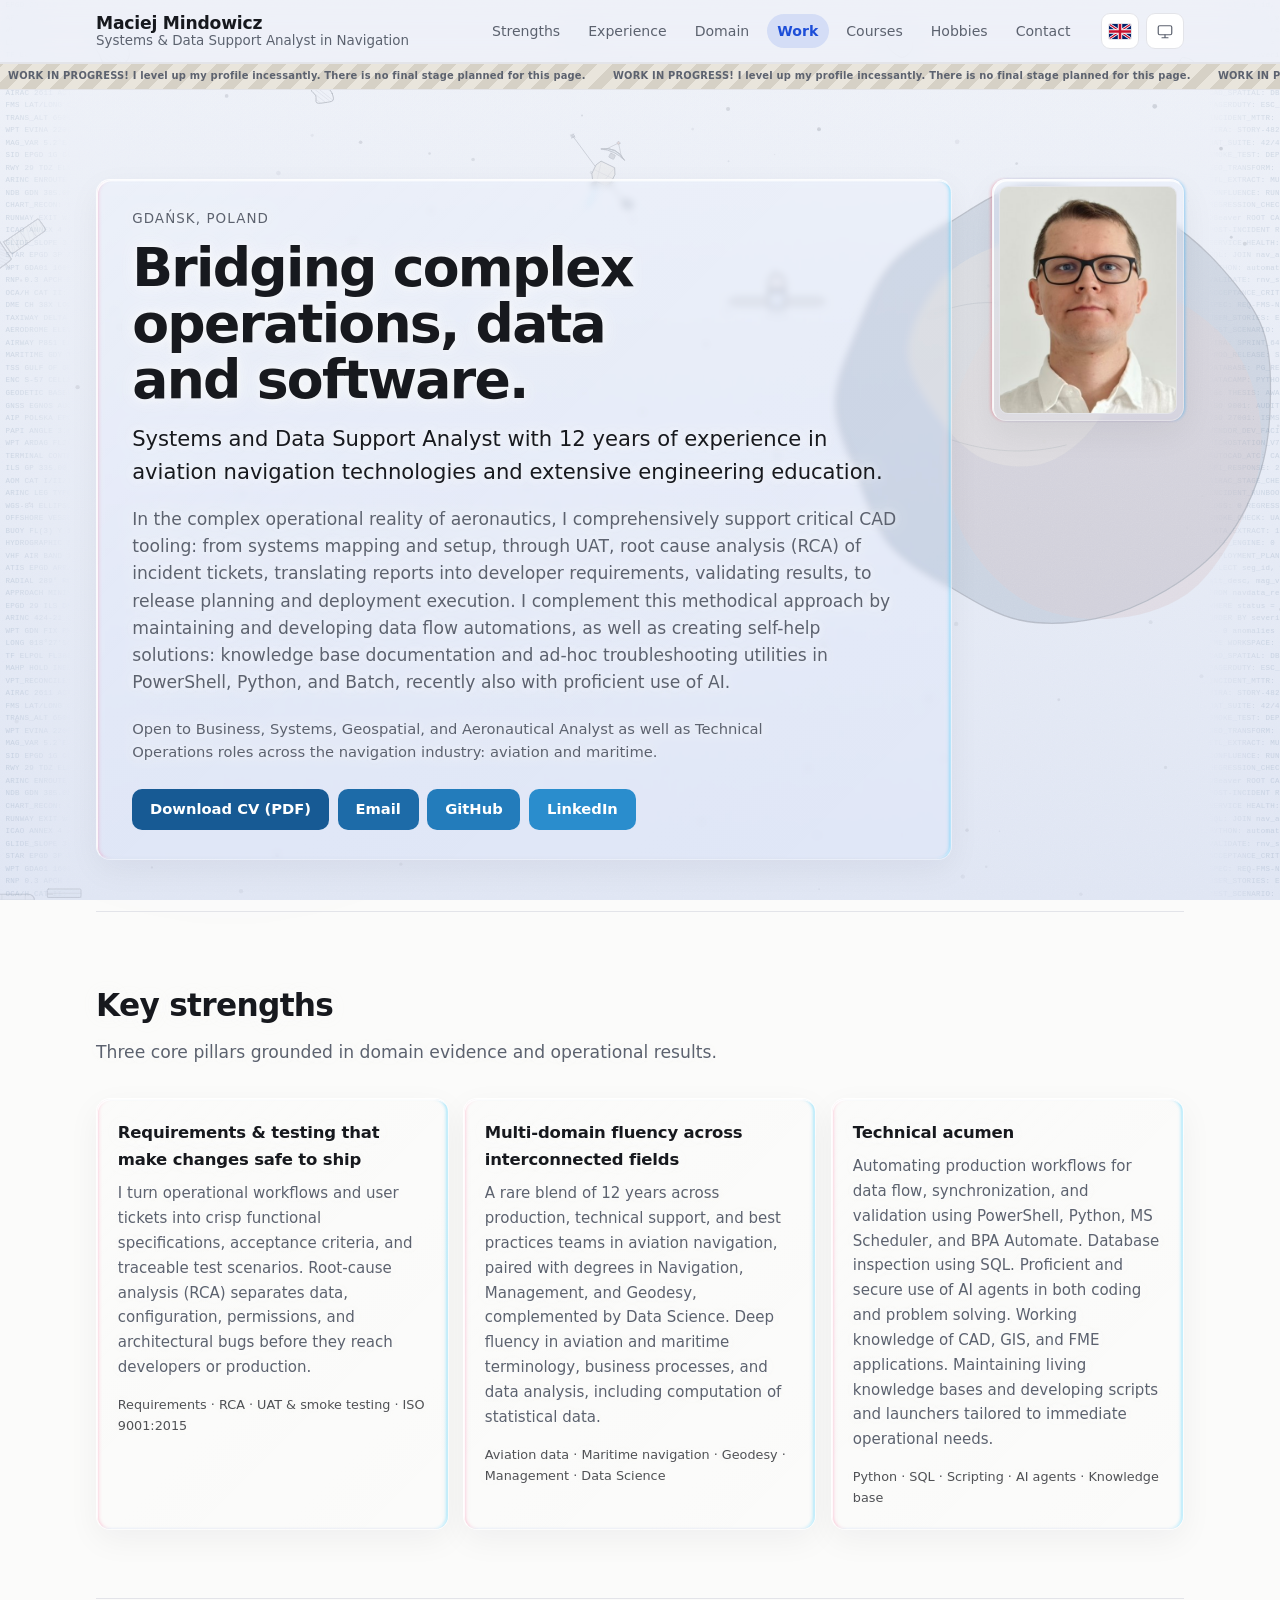
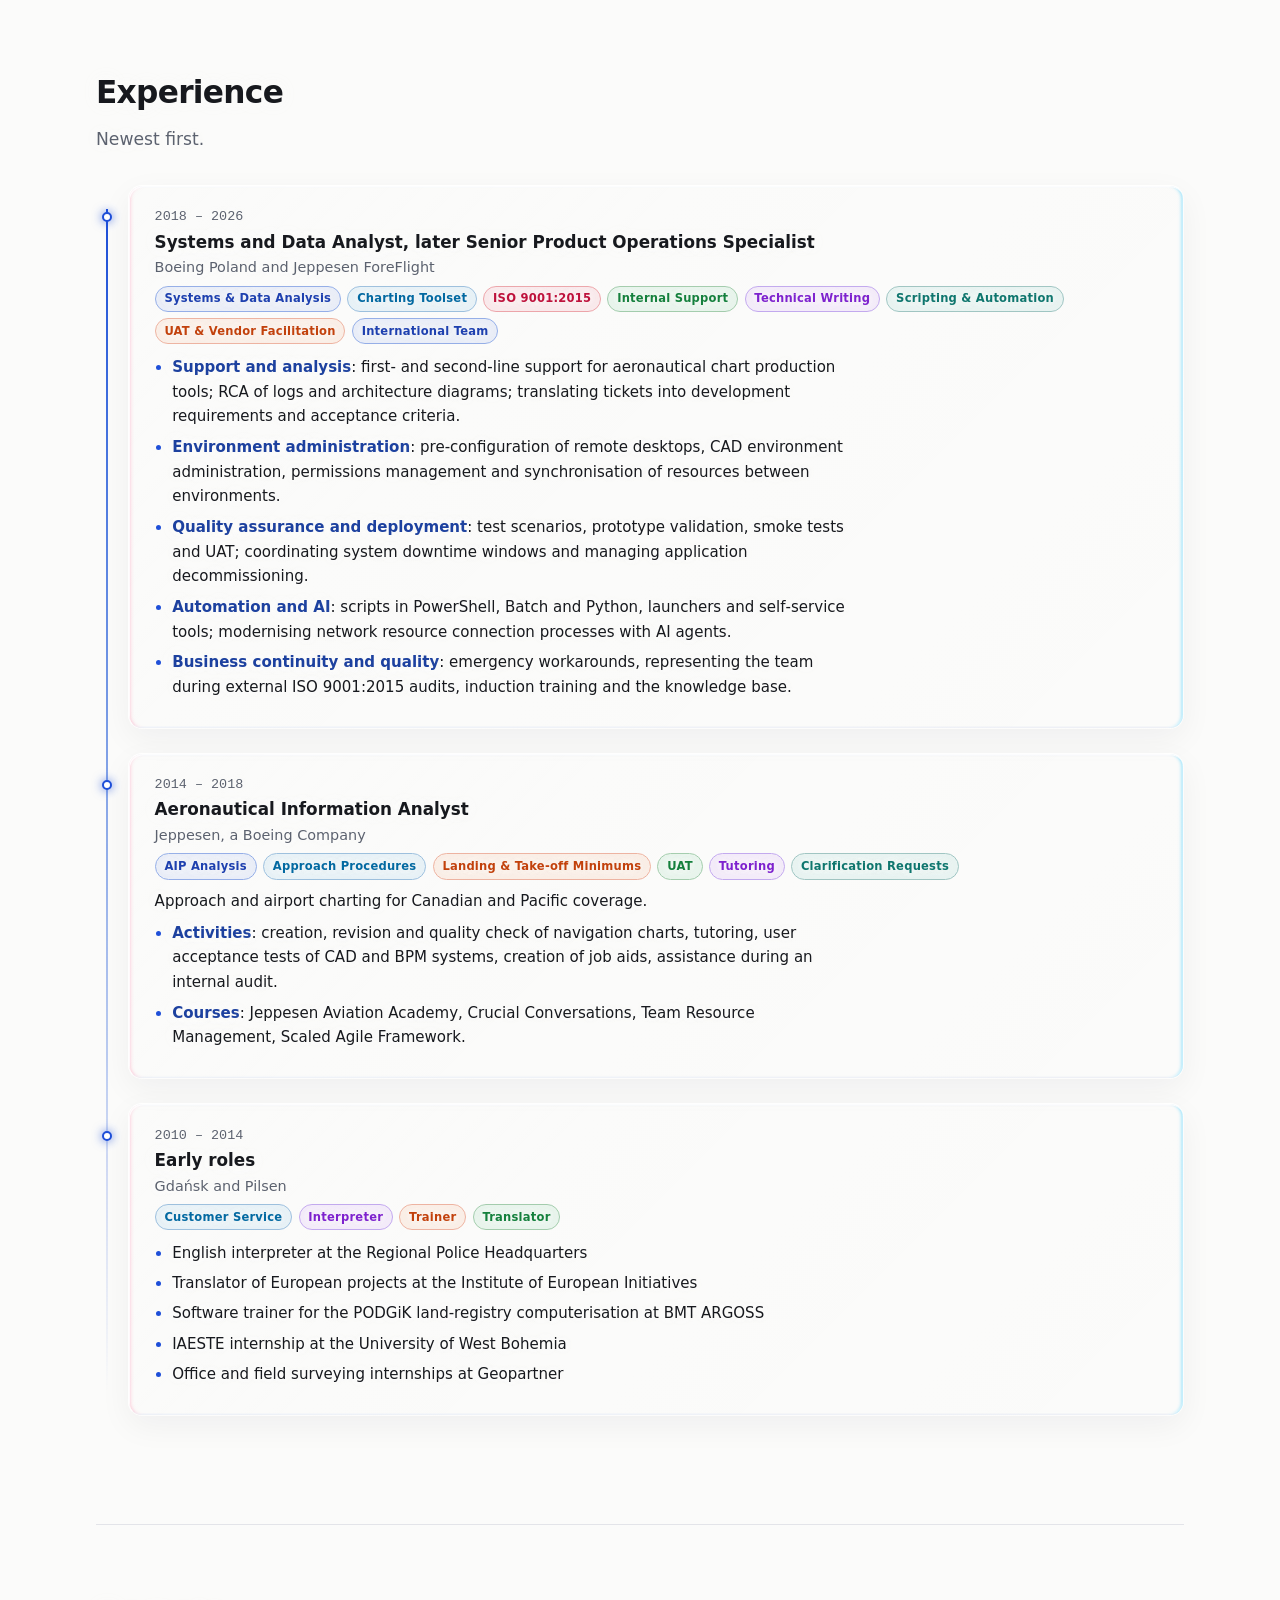
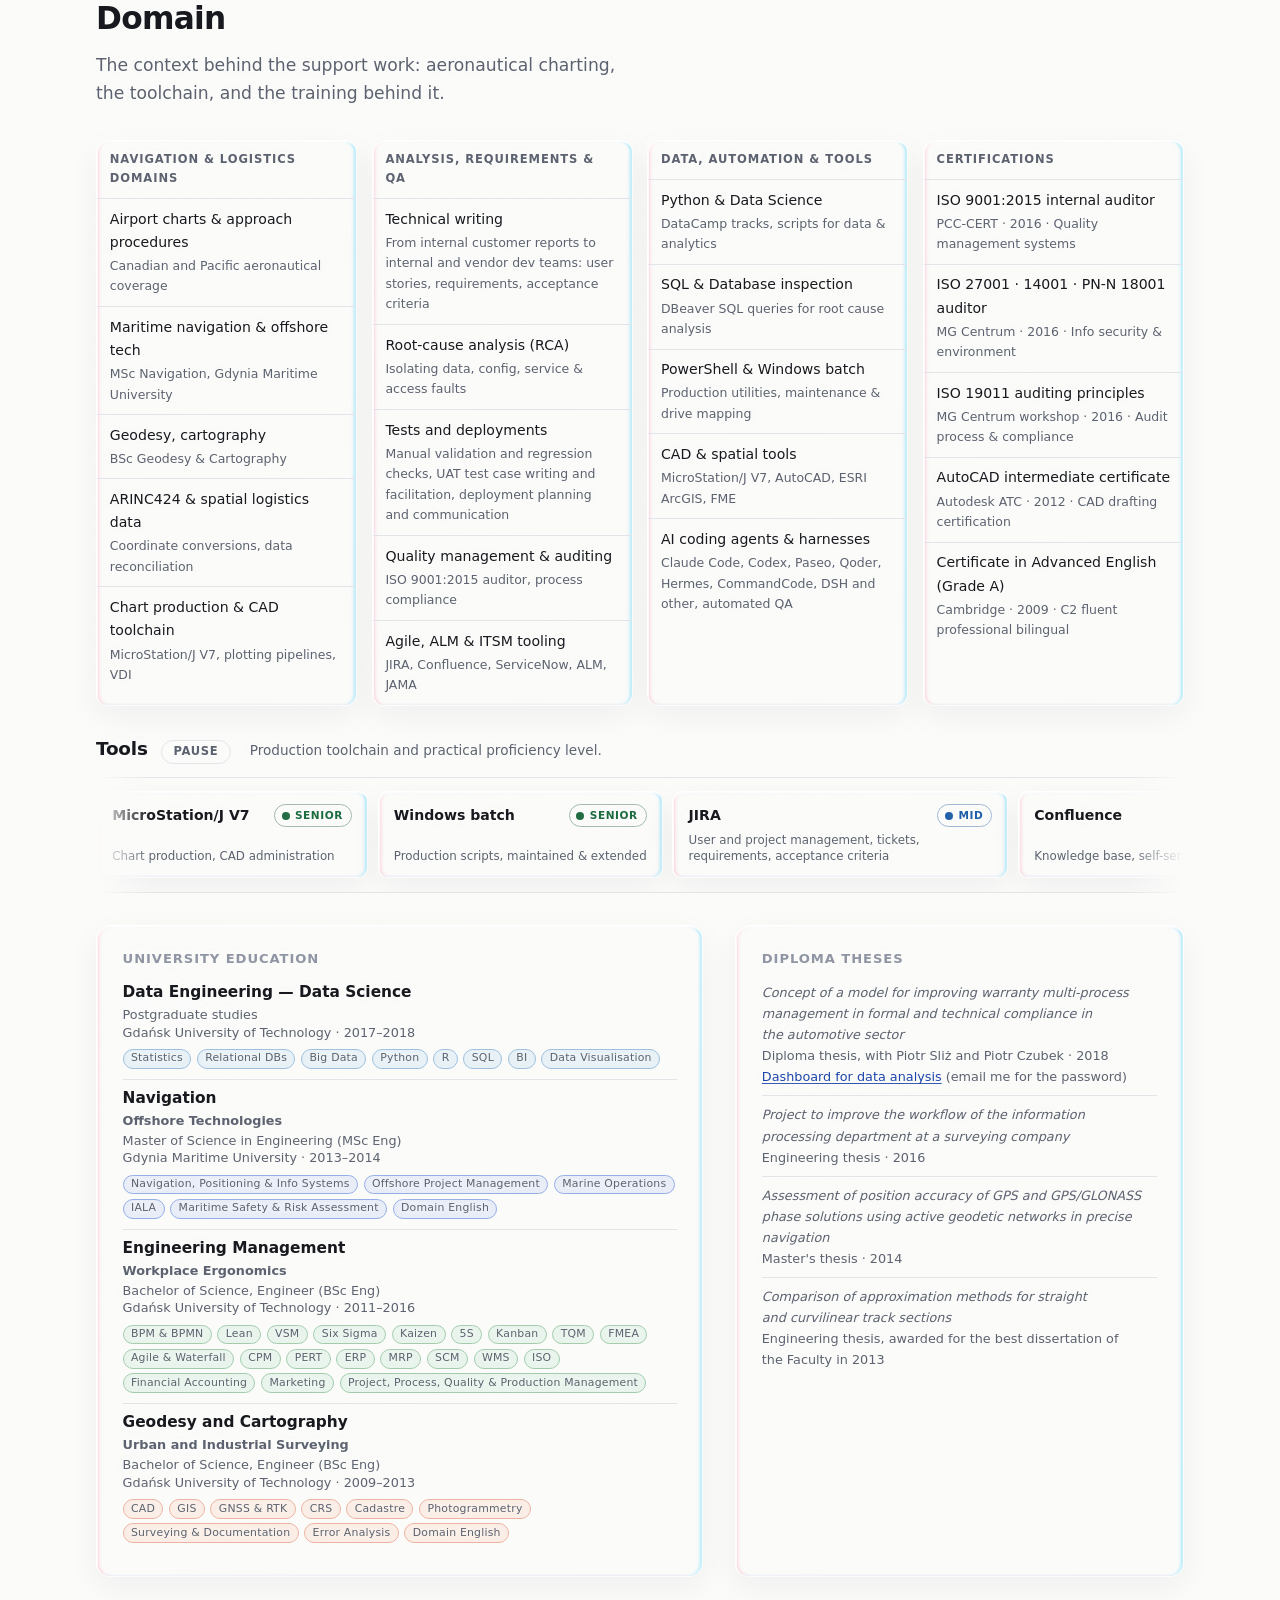
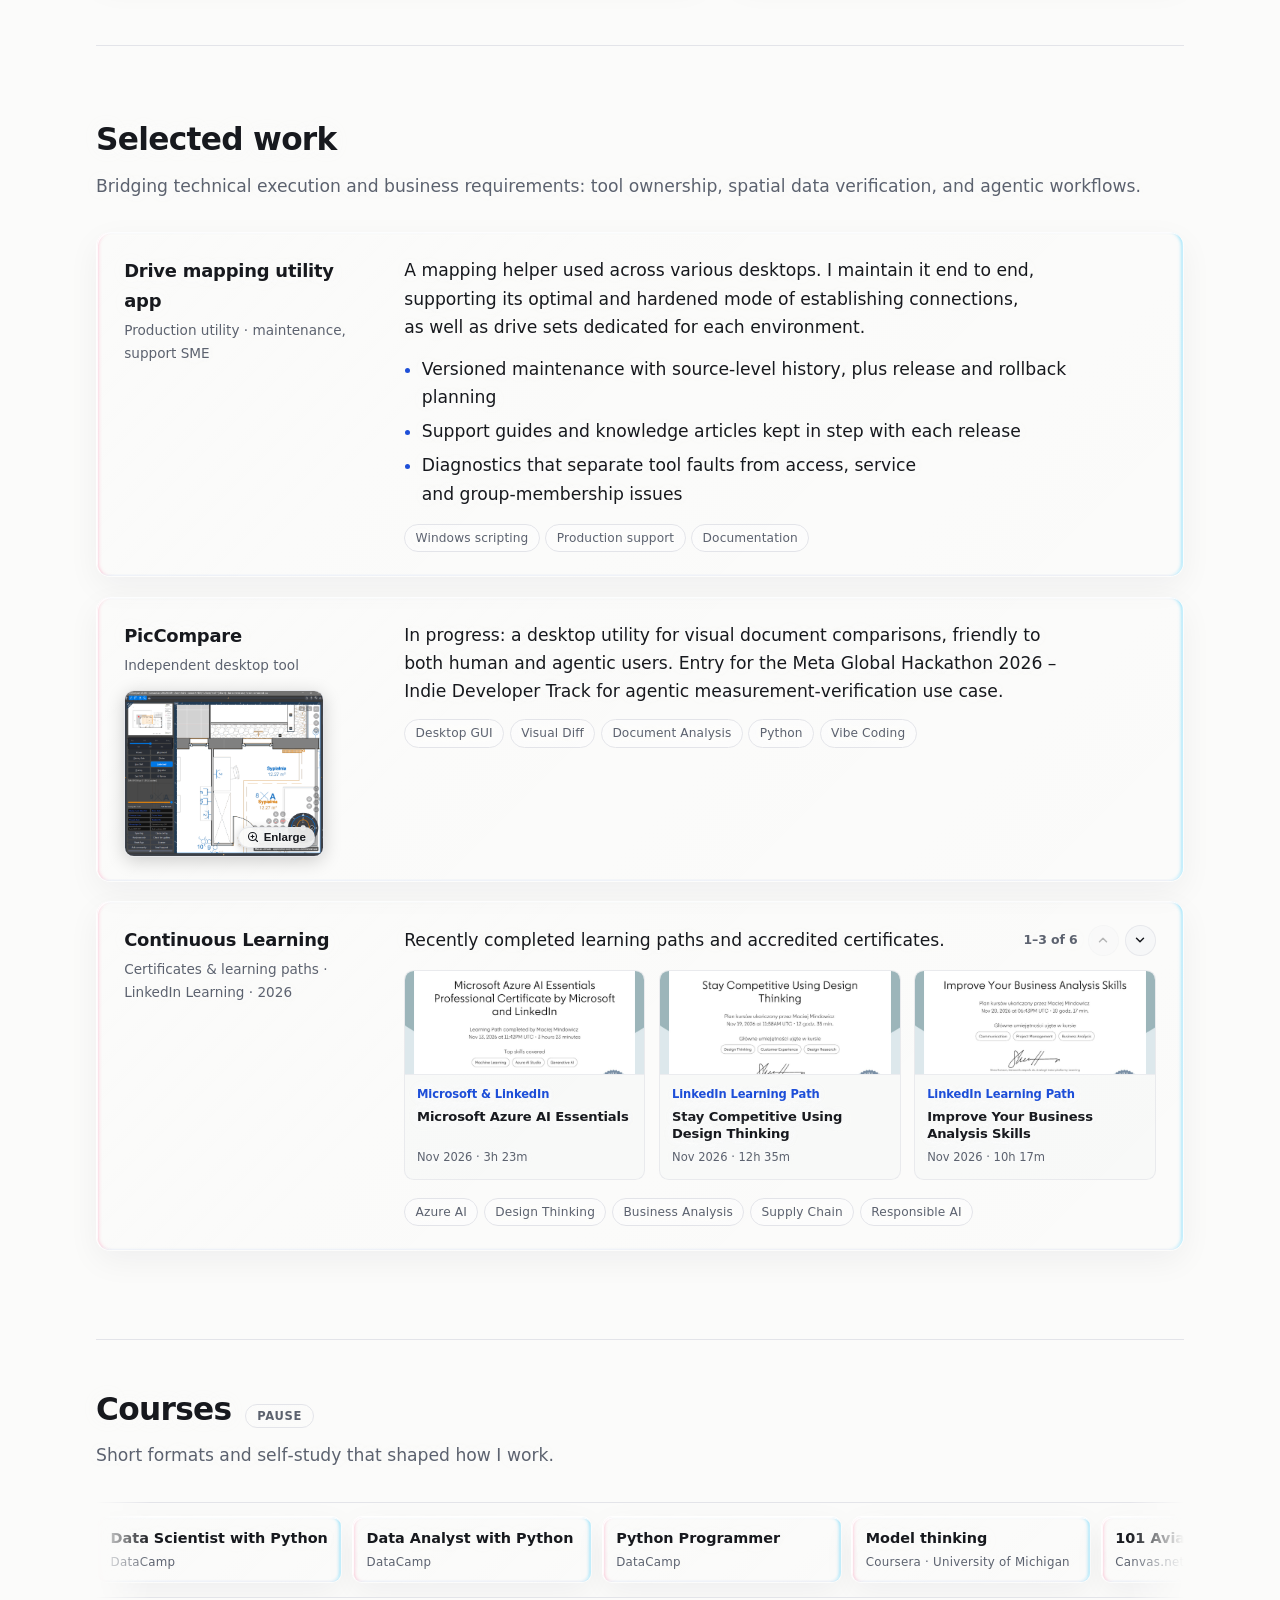
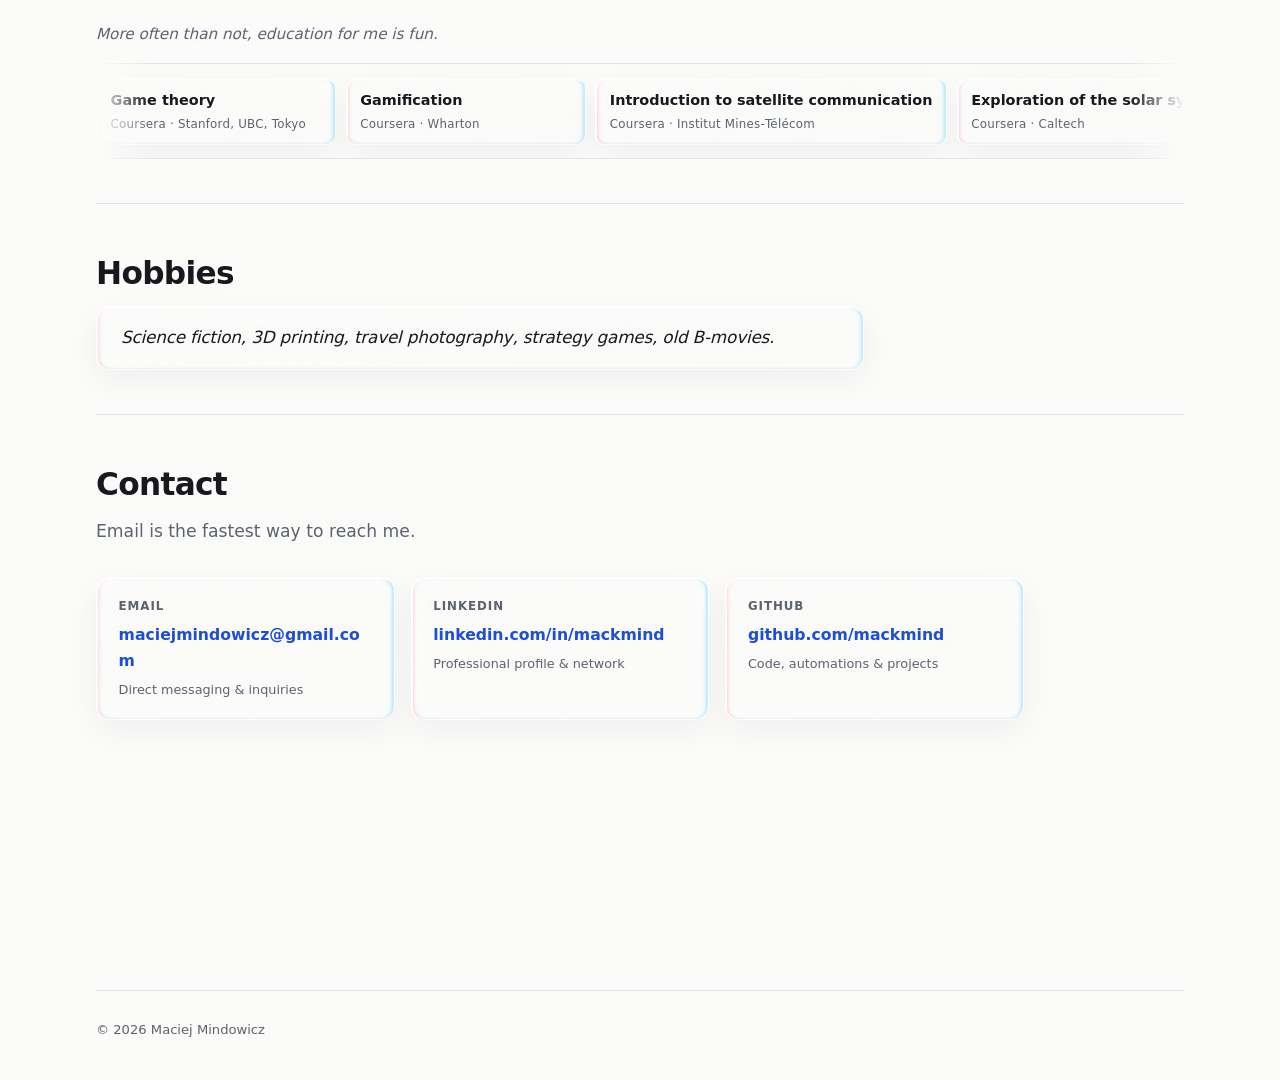
<file: index.html>
<!doctype html>
<html lang="en" data-theme="auto">
<head>
<meta charset="utf-8">
<meta name="viewport" content="width=device-width, initial-scale=1">
<title>Maciej Mindowicz — Systems &amp; Data Support Analyst in Navigation Industry</title>
<meta name="description" content="Systems and Data Support Analyst with 12 years in aviation navigation technology. CAD tooling support, UAT, RCA, requirements, automations in Python, PowerShell, and AI.">
<meta name="author" content="Maciej Mindowicz">
<meta name="color-scheme" content="light dark">
<link rel="canonical" href="https://mackmind.github.io/about/">
<link rel="icon" href="data:image/svg+xml,%3Csvg xmlns='http://www.w3.org/2000/svg' viewBox='0 0 64 64'%3E%3Crect width='64' height='64' rx='14' fill='%2316181d'/%3E%3Ctext x='32' y='42' font-family='system-ui,sans-serif' font-size='26' font-weight='600' fill='%23fff' text-anchor='middle'%3EMM%3C/text%3E%3C/svg%3E">
<meta property="og:type" content="website">
<meta property="og:title" content="Maciej Mindowicz — Systems &amp; Data Support Analyst in Navigation Industry">
<meta property="og:description" content="Systems and Data Support Analyst with 12 years in aviation navigation technology. CAD tooling support, UAT, RCA, requirements, automations in Python, PowerShell, and AI.">
<meta property="og:url" content="https://mackmind.github.io/about/">
<meta name="twitter:card" content="summary">
<link rel="stylesheet" href="assets/styles.css?v=1795648925">
<script>
  try { var t = localStorage.getItem('portfolio.theme'); if (t) document.documentElement.dataset.theme = t; } catch (e) {}
  try { var l = localStorage.getItem('portfolio.lang'); if (l) document.documentElement.lang = l; } catch (e) {}
</script>
<script src="assets/app.js?v=1795648925" defer></script>
<script type="application/ld+json">
{
  "@context": "https://schema.org",
  "@type": "Person",
  "name": "Maciej Mindowicz",
  "url": "https://mackmind.github.io/about/",
  "jobTitle": "Systems & Data Support Analyst in Navigation Industry",
  "homeLocation": { "@type": "Place", "name": "Gdańsk, Poland" },
  "alumniOf": [
    { "@type": "CollegeOrUniversity", "name": "Gdynia Maritime University" },
    { "@type": "CollegeOrUniversity", "name": "Gdańsk University of Technology" }
  ],
  "sameAs": ["https://github.com/mackmind", "https://www.linkedin.com/in/mackmind/"]
}
</script>
</head>
<body>
<div class="bloom" aria-hidden="true"></div>
<div class="bg" aria-hidden="true">
  <img class="bg__layer bg__far" src="assets/panorama-far.svg?v=1795648925" alt="">
  <img class="bg__layer bg__mid" src="assets/panorama-mid.svg?v=1795648925" alt="">
  <img class="bg__layer bg__air" src="assets/panorama-air.svg?v=1795648925" alt="">
  <img class="bg__layer bg__plane" src="assets/panorama-plane.svg?v=1795648925" alt="">
  <img class="bg__layer bg__low" src="assets/panorama-low.svg?v=1795648925" alt="">
  <img class="bg__layer bg__near" src="assets/panorama-near.svg?v=1795648925" alt="">
  <img class="bg__layer bg__ship" src="assets/panorama-ship.svg?v=1795648925" alt="">
  <img class="bg__layer bg__port" src="assets/panorama-port.svg?v=1795648925" alt="">
  <img class="bg__layer bg__lamp" src="assets/panorama-lamp.svg?v=1795648925" alt="">
</div>
<!-- Matrix & Telemetry Margin Layer (Modular & Reversible: easily toggleable or removable) -->
<div class="matrix-telemetry" id="matrix-telemetry" aria-hidden="true">
  <div class="matrix-col matrix-col--left">
    <div class="matrix-stream">
      <span>EPGD 29 ILS DME CAT II</span>
      <span>ARINC 424-21 CF 289° 4.2NM</span>
      <span>WPT GDN FIX RNAV1 LAT 54°22'39"N</span>
      <span>LONG 018°27'58"E ELEV 489FT</span>
      <span>TF ELPOL FL380 SPD 250KT</span>
      <span>MAHP HOLD INBD 289° RT 1MIN</span>
      <span>VPT_RECONCILE: PASS [0.002° RMS]</span>
      <span>AIRAC 2611 ACTIVE CYCLE</span>
      <span>FMS LAT/LONG GEOID EGM96</span>
      <span>TRANS_ALT 6500FT QNH 1013.2</span>
      <span>WPT EVINA 2200FT SPEED REST</span>
      <span>MAG_VAR 5.2°E WGS84 UTM34N</span>
      <span>SID EPGD 1G CLR FL120</span>
      <span>RWY 29 TDZ ELEV 472FT THR</span>
      <span>ARINC ENROUTE AIRWAY L980</span>
      <span>NDB GDN 385.0KHZ BEARING 289°</span>
      <span>CHART_RECON: 0 CONFLICTS</span>
      <span>RUNWAY EXIT W2 RAPID TURNOFF</span>
      <span>ICAO ANNEX 4 / 14 COMPLIANT</span>
      <span>GLIDE_SLOPE 3.00° GP 335.0MHZ</span>
      <span>STAR EPGD 3P ARRIVAL FL090</span>
      <span>WPT GDA01 1600FT TRK 289°</span>
      <span>RNP 0.3 APCH BARO-VNAV OK</span>
      <span>OCA/H CAT II: 100FT RA 108FT</span>
      <span>DME CH 38X LOC FREQ 110.30</span>
      <span>TAXIWAY DELTA TWY CTR 23M</span>
      <span>AERODROME ELEV 489FT AMSL</span>
      <span>AIRWAY P851 ELPOL-KRN 22NM</span>
      <span>MARITIME GDY TUG HARBOR OPS</span>
      <span>TSS GULF OF GDANSK SECTOR 3</span>
      <span>ENC S-57 CELLS BALTIC SEAWAY</span>
      <span>GEODETIC BASELINE EPSG:32634</span>
      <span>GNSS EGNOS AUGMENTATION ACTIVE</span>
      <span>AIP POLSKA EPGD AD 2.1-1</span>
      <span>PAPI ANGLE 3.0° MEHT 54FT</span>
      <span>WPT ARDAG FL240 DCT REKVO</span>
      <span>TERMINAL CONTROL GDANSK APP</span>
      <span>ILS GP 335.00 MHZ CH 40</span>
      <span>AOM CAT I/II/III STANDARD</span>
      <span>ARINC LEG TYPE: IF TF CF FA</span>
      <span>WGS-84 ELLIPSOID GRS80</span>
      <span>OFFSHORE VESSEL DP-2 TELEMETRY</span>
      <span>BUOY FL(3) Y 10S 4M 5M</span>
      <span>HYDROGRAPHIC SOUNDINGS IHO S-44</span>
      <span>VHF AIR BAND 125.105 MHZ</span>
      <span>ATIS EPGD ARR/DEP 129.630</span>
      <span>RADIAL 289° RDL D12.4 GDN</span>
      <span>APPROACH MINIMA RVR 300M</span>
      <span>EPGD 29 ILS DME CAT II</span>
      <span>ARINC 424-21 CF 289° 4.2NM</span>
      <span>WPT GDN FIX RNAV1 LAT 54°22'39"N</span>
      <span>LONG 018°27'58"E ELEV 489FT</span>
      <span>TF ELPOL FL380 SPD 250KT</span>
      <span>MAHP HOLD INBD 289° RT 1MIN</span>
      <span>VPT_RECONCILE: PASS [0.002° RMS]</span>
      <span>AIRAC 2611 ACTIVE CYCLE</span>
      <span>FMS LAT/LONG GEOID EGM96</span>
      <span>TRANS_ALT 6500FT QNH 1013.2</span>
      <span>WPT EVINA 2200FT SPEED REST</span>
      <span>MAG_VAR 5.2°E WGS84 UTM34N</span>
      <span>SID EPGD 1G CLR FL120</span>
      <span>RWY 29 TDZ ELEV 472FT THR</span>
      <span>ARINC ENROUTE AIRWAY L980</span>
      <span>NDB GDN 385.0KHZ BEARING 289°</span>
      <span>CHART_RECON: 0 CONFLICTS</span>
      <span>RUNWAY EXIT W2 RAPID TURNOFF</span>
      <span>ICAO ANNEX 4 / 14 COMPLIANT</span>
      <span>GLIDE_SLOPE 3.00° GP 335.0MHZ</span>
      <span>STAR EPGD 3P ARRIVAL FL090</span>
      <span>WPT GDA01 1600FT TRK 289°</span>
      <span>RNP 0.3 APCH BARO-VNAV OK</span>
      <span>OCA/H CAT II: 100FT RA 108FT</span>
      <span>DME CH 38X LOC FREQ 110.30</span>
      <span>TAXIWAY DELTA TWY CTR 23M</span>
      <span>AERODROME ELEV 489FT AMSL</span>
      <span>AIRWAY P851 ELPOL-KRN 22NM</span>
      <span>MARITIME GDY TUG HARBOR OPS</span>
      <span>TSS GULF OF GDANSK SECTOR 3</span>
      <span>ENC S-57 CELLS BALTIC SEAWAY</span>
      <span>GEODETIC BASELINE EPSG:32634</span>
      <span>GNSS EGNOS AUGMENTATION ACTIVE</span>
      <span>AIP POLSKA EPGD AD 2.1-1</span>
      <span>PAPI ANGLE 3.0° MEHT 54FT</span>
      <span>WPT ARDAG FL240 DCT REKVO</span>
      <span>TERMINAL CONTROL GDANSK APP</span>
      <span>ILS GP 335.00 MHZ CH 40</span>
      <span>AOM CAT I/II/III STANDARD</span>
      <span>ARINC LEG TYPE: IF TF CF FA</span>
      <span>WGS-84 ELLIPSOID GRS80</span>
      <span>OFFSHORE VESSEL DP-2 TELEMETRY</span>
      <span>BUOY FL(3) Y 10S 4M 5M</span>
      <span>HYDROGRAPHIC SOUNDINGS IHO S-44</span>
      <span>VHF AIR BAND 125.105 MHZ</span>
      <span>ATIS EPGD ARR/DEP 129.630</span>
      <span>RADIAL 289° RDL D12.4 GDN</span>
      <span>APPROACH MINIMA RVR 300M</span>
    </div>
  </div>

  <div class="matrix-col matrix-col--right">
    <div class="matrix-stream matrix-stream--alt">
      <span>SELECT seg_id, wpt_ident,</span>
      <span>       alt_desc, mag_var</span>
      <span>FROM navdata_reconcile</span>
      <span>WHERE status = 'DELTA'</span>
      <span>ORDER BY severity DESC;</span>
      <span>-- 0 anomalies detected</span>
      <span>FME WORKSPACE: TOPOLOGY 100%</span>
      <span>CAD_SPATIAL: DBeaver RCA OK</span>
      <span>PAGERDUTY: ESC_PATH_TIER_1</span>
      <span>INCIDENT_MTTR: 14.2 MIN</span>
      <span>JIRA: STORY-4821 ACCEPTED</span>
      <span>UAT_SUITE: 42/42 PASS</span>
      <span>SMOKE_TEST: DEPLOY READY</span>
      <span>GEO_TRANSFORM: EPSG 4326-&gt;32634</span>
      <span>ETL_EXTRACT: MULTI-SOURCE SYNC</span>
      <span>CONFLUENCE: RUNBOOK UPDATED</span>
      <span>REGRESSION_CHECK: CLEAN RELEASE</span>
      <span>DBeaver ROOT CAUSE ISOLATED</span>
      <span>POST-INCIDENT REVIEW FILED</span>
      <span>SERVICE HEALTH: 99.98% UP</span>
      <span>SQL: JOIN nav_attrs USING(id)</span>
      <span>PYTHON: automated_qa_pipeline.py</span>
      <span>VALIDATE: rnv_segment_bounds()</span>
      <span>ACCEPTANCE_CRITERIA: 6/6 MET</span>
      <span>SPEC: REQ-FMS-NAV-0442 DRAFT</span>
      <span>USER_STORIES: ESTIMATED 5 SP</span>
      <span>TEST_SCENARIO: OEI GO-AROUND</span>
      <span>JIRA: SPRINT_64 BACKLOG GROOMED</span>
      <span>PROD_RELEASE: SAFE STAGED ROLL</span>
      <span>DATABASE: PG_RECON_DB AT TR_4</span>
      <span>DATACAMP: PYTHON DATA ANALYST</span>
      <span>BSc THESIS: AWARDED BEST IN DEPT</span>
      <span>ISO 9001: AUDIT COMPLIANT OK</span>
      <span>ISO 27001: ISMS CONTROLS PASS</span>
      <span>VENDOR_DEV_FACILITATION: ACTIVE</span>
      <span>MICROSTATION_V7: VECTOR CLEAN</span>
      <span>AUTOCAD_ATC: CARTOGRAPHY VERIFIED</span>
      <span>API_RESPONSE: 200 OK 42MS</span>
      <span>AIRAC_STAGE_CHECK: COMPLETE</span>
      <span>INCIDENT_RUNBOOK: AUTOMATED</span>
      <span>LOGS: 0 REGRESSION FAULTS</span>
      <span>SMOKE_CHECK: UAT GATE CLEARED</span>
      <span>DATA_EXTRACT: 18420 RECORDS</span>
      <span>DIFF_ENGINE: 0 CORRUPTIONS</span>
      <span>DEPLOYMENT_PLAN: COMMUNICATED</span>
      <span>SELECT seg_id, wpt_ident,</span>
      <span>       alt_desc, mag_var</span>
      <span>FROM navdata_reconcile</span>
      <span>WHERE status = 'DELTA'</span>
      <span>ORDER BY severity DESC;</span>
      <span>-- 0 anomalies detected</span>
      <span>FME WORKSPACE: TOPOLOGY 100%</span>
      <span>CAD_SPATIAL: DBeaver RCA OK</span>
      <span>PAGERDUTY: ESC_PATH_TIER_1</span>
      <span>INCIDENT_MTTR: 14.2 MIN</span>
      <span>JIRA: STORY-4821 ACCEPTED</span>
      <span>UAT_SUITE: 42/42 PASS</span>
      <span>SMOKE_TEST: DEPLOY READY</span>
      <span>GEO_TRANSFORM: EPSG 4326-&gt;32634</span>
      <span>ETL_EXTRACT: MULTI-SOURCE SYNC</span>
      <span>CONFLUENCE: RUNBOOK UPDATED</span>
      <span>REGRESSION_CHECK: CLEAN RELEASE</span>
      <span>DBeaver ROOT CAUSE ISOLATED</span>
      <span>POST-INCIDENT REVIEW FILED</span>
      <span>SERVICE HEALTH: 99.98% UP</span>
      <span>SQL: JOIN nav_attrs USING(id)</span>
      <span>PYTHON: automated_qa_pipeline.py</span>
      <span>VALIDATE: rnv_segment_bounds()</span>
      <span>ACCEPTANCE_CRITERIA: 6/6 MET</span>
      <span>SPEC: REQ-FMS-NAV-0442 DRAFT</span>
      <span>USER_STORIES: ESTIMATED 5 SP</span>
      <span>TEST_SCENARIO: OEI GO-AROUND</span>
      <span>JIRA: SPRINT_64 BACKLOG GROOMED</span>
      <span>PROD_RELEASE: SAFE STAGED ROLL</span>
      <span>DATABASE: PG_RECON_DB AT TR_4</span>
      <span>DATACAMP: PYTHON DATA ANALYST</span>
      <span>BSc THESIS: AWARDED BEST IN DEPT</span>
      <span>ISO 9001: AUDIT COMPLIANT OK</span>
      <span>ISO 27001: ISMS CONTROLS PASS</span>
      <span>VENDOR_DEV_FACILITATION: ACTIVE</span>
      <span>MICROSTATION_V7: VECTOR CLEAN</span>
      <span>AUTOCAD_ATC: CARTOGRAPHY VERIFIED</span>
      <span>API_RESPONSE: 200 OK 42MS</span>
      <span>AIRAC_STAGE_CHECK: COMPLETE</span>
      <span>INCIDENT_RUNBOOK: AUTOMATED</span>
      <span>LOGS: 0 REGRESSION FAULTS</span>
      <span>SMOKE_CHECK: UAT GATE CLEARED</span>
      <span>DATA_EXTRACT: 18420 RECORDS</span>
      <span>DIFF_ENGINE: 0 CORRUPTIONS</span>
      <span>DEPLOYMENT_PLAN: COMMUNICATED</span>
    </div>
  </div>
</div>
<a class="skip" href="#main" data-i18n="skip">Skip to content</a>

<header class="site-header">
  <div class="wrap header-row">
    <a class="brand" href="#top">
      <span class="brand__name">Maciej Mindowicz</span>
      <span class="brand__role" data-i18n="brand.role">Systems &amp; Data Support Analyst in Navigation</span>
    </a>

    <nav class="nav" aria-label="Primary" data-i18n-aria="nav.label">
      <a href="#strengths" data-i18n="nav.strengths">Strengths</a>
      <a href="#experience" data-i18n="nav.experience">Experience</a>
      <a href="#toolbox" data-i18n="nav.toolbox">Domain</a>
      <a href="#work" data-i18n="nav.work">Work</a>
      <a href="#courses" data-i18n="nav.courses">Courses</a>
      <a href="#hobbies" data-i18n="nav.hobbies">Hobbies</a>
      <a href="#contact" data-i18n="nav.contact">Contact</a>
    </nav>

    <div class="controls">
      <button class="ctrl ctrl--flag" id="lang-toggle" type="button" aria-label="Switch to Polish" aria-pressed="false">
        <svg class="flag flag--pl" viewBox="0 0 22 15" aria-hidden="true">
          <rect width="22" height="7.5" fill="#ffffff"/>
          <rect y="7.5" width="22" height="7.5" fill="#dc143c"/>
        </svg>
        <svg class="flag flag--en" viewBox="0 0 22 15" aria-hidden="true">
          <defs><clipPath id="enFlagClip"><rect width="22" height="15" rx="2"/></clipPath></defs>
          <g clip-path="url(#enFlagClip)">
            <rect width="22" height="15" fill="#012169"/>
            <path d="M0 0L22 15M22 0L0 15" stroke="#ffffff" stroke-width="2.8"/>
            <path d="M0 0L22 15M22 0L0 15" stroke="#c8102e" stroke-width="1.2"/>
            <path d="M11 0V15M0 7.5H22" stroke="#ffffff" stroke-width="4.4"/>
            <path d="M11 0V15M0 7.5H22" stroke="#c8102e" stroke-width="2.6"/>
          </g>
        </svg>
      </button>
      <button class="ctrl ctrl--icon" id="theme-toggle" type="button" aria-label="Theme: system">
        <svg class="icon icon--auto" viewBox="0 0 24 24" aria-hidden="true"><rect x="3" y="5" width="18" height="12" rx="2"/><path d="M8 21h8M12 17v4"/></svg>
        <svg class="icon icon--light" viewBox="0 0 24 24" aria-hidden="true"><circle cx="12" cy="12" r="4"/><path d="M12 2v2M12 20v2M2 12h2M20 12h2M4.9 4.9l1.4 1.4M17.7 17.7l1.4 1.4M19.1 4.9l-1.4 1.4M6.3 17.7l-1.4 1.4"/></svg>
        <svg class="icon icon--dark" viewBox="0 0 24 24" aria-hidden="true"><path d="M20 14.5A8.5 8.5 0 1 1 9.5 4a7 7 0 0 0 10.5 10.5Z"/></svg>
      </button>
    </div>
  </div>
</header>

<div class="wip" role="status">
  <span class="sr-only" data-i18n="wip.text.sr">Work in progress! I level up my profile incessantly. There is no final stage planned for this page.</span>
  <div class="wip__tape" aria-hidden="true">
    <span data-i18n="wip.text">WORK IN PROGRESS! I level up my profile incessantly. There is no final stage planned for this page.</span>
    <span data-i18n="wip.text">WORK IN PROGRESS! I level up my profile incessantly. There is no final stage planned for this page.</span>
    <span data-i18n="wip.text">WORK IN PROGRESS! I level up my profile incessantly. There is no final stage planned for this page.</span>
    <span data-i18n="wip.text">WORK IN PROGRESS! I level up my profile incessantly. There is no final stage planned for this page.</span>
  </div>
</div>

<main id="main">
  <section class="hero wrap" id="top">
    <div class="hero__grid">
      <div class="hero__copy glass-panel">
        <p class="eyebrow" data-i18n="hero.eyebrow">Gdańsk, Poland</p>
        <h1 data-i18n="hero.title">Bridging complex operations, data and software.</h1>
        <p class="lead" data-i18n="hero.lead">
          Systems and Data Support Analyst with 12 years of experience in aviation navigation technologies and extensive engineering education.
        </p>
        <p class="hero__body" data-i18n="hero.lead2">
          In the complex operational reality of aeronautics, I comprehensively support critical CAD tooling: from systems mapping and setup,
          through UAT, root cause analysis (RCA) of incident tickets, translating reports into developer requirements, validating results, to release planning
          and deployment execution. I complement this methodical approach by maintaining and developing data flow automations, as well as creating self-help solutions:
          knowledge base documentation and ad-hoc troubleshooting utilities in PowerShell, Python, and Batch, recently also with proficient use of AI.
        </p>
        <p class="hero__note" data-i18n="hero.note">
          Open to Business, Systems, Geospatial, and Aeronautical Analyst as well as Technical Operations roles across the navigation industry: aviation and maritime.
        </p>

        <div class="actions">
          <a class="btn btn--c1" id="cv-link" href="assets/cv-en.pdf" download="CV-Maciej-Mindowicz-EN.pdf" data-i18n="hero.cv">Download CV (PDF)</a>
          <a class="btn btn--c2" href="mailto:maciejmindowicz@gmail.com" data-i18n="hero.email">Email</a>
          <a class="btn btn--c3" href="https://github.com/mackmind" rel="me">GitHub</a>
          <a class="btn btn--c4" href="https://www.linkedin.com/in/mackmind/" rel="me">LinkedIn</a>
        </div>
      </div>

      <figure class="hero__portrait">
        <img src="assets/portrait.png" alt="Maciej Mindowicz" width="420" height="540" fetchpriority="high">
      </figure>
    </div>
  </section>

  <section class="section wrap" id="strengths" aria-labelledby="strengths-title">
    <header class="section__head">
      <h2 id="strengths-title" data-i18n="strengths.title">Key strengths</h2>
      <p data-i18n="strengths.intro">Three core pillars grounded in domain evidence and operational results.</p>
    </header>

    <div class="grid">
      <article class="card">
        <h3 data-i18n="strength.1.title">Requirements &amp; testing that make changes safe to ship</h3>
        <p data-i18n="strength.1.body">
          I turn operational workflows and user tickets into crisp functional specifications, acceptance criteria,
          and traceable test scenarios. Root&#8209;cause analysis (RCA) separates data, configuration, permissions,
          and architectural bugs before they reach developers or production.
        </p>
        <p class="card__meta" data-i18n="strength.1.meta">Requirements · RCA · UAT &amp; smoke testing · ISO 9001:2015</p>
      </article>

      <article class="card">
        <h3 data-i18n="strength.2.title">Multi-domain fluency across interconnected fields</h3>
        <p data-i18n="strength.2.body">
          A rare blend of 12 years across production, technical support, and best practices teams in aviation navigation,
          paired with degrees in Navigation, Management, and Geodesy, complemented by Data Science. Deep fluency in aviation and maritime
          terminology, business processes, and data analysis, including computation of statistical data.
        </p>
        <p class="card__meta" data-i18n="strength.2.meta">Aviation data · Maritime navigation · Geodesy · Management · Data Science</p>
      </article>

      <article class="card">
        <h3 data-i18n="strength.3.title">Technical acumen</h3>
        <p data-i18n="strength.3.body">
          Automating production workflows for data flow, synchronization, and validation using PowerShell, Python, MS Scheduler,
          and BPA Automate. Database inspection using SQL. Proficient and secure use of AI agents in both coding and problem solving.
          Working knowledge of CAD, GIS, and FME applications. Maintaining living knowledge bases and developing scripts and launchers
          tailored to immediate operational needs.
        </p>
        <p class="card__meta" data-i18n="strength.3.meta">Python · SQL · Scripting · AI agents · Knowledge base</p>
      </article>
    </div>
  </section>

  <section class="section wrap" id="experience" aria-labelledby="experience-title">
    <header class="section__head">
      <h2 id="experience-title" data-i18n="experience.title">Experience</h2>
      <p data-i18n="experience.intro">Newest first.</p>
    </header>

    <ol class="timeline">
      <li class="glass-panel">
        <p class="timeline__when" data-i18n="exp.1.when">2018&nbsp;–&nbsp;2026</p>
        <h3 data-i18n="exp.1.role">Systems and&nbsp;Data Analyst, later Senior Product Operations Specialist</h3>
        <p class="timeline__org" data-i18n="exp.1.org">Boeing Poland and&nbsp;Jeppesen ForeFlight</p>
        <div class="timeline__badges">
          <span class="badge badge--navy" data-i18n="exp.1.tag1">Systems &amp; Data Analysis</span>
          <span class="badge badge--sky" data-i18n="exp.1.tag2">Charting Toolset</span>
          <span class="badge badge--coral" data-i18n="exp.1.tag3">ISO 9001:2015</span>
          <span class="badge badge--green" data-i18n="exp.1.tag4">Internal Support</span>
          <span class="badge badge--purple" data-i18n="exp.1.tag5">Technical Writing</span>
          <span class="badge badge--teal" data-i18n="exp.1.tag6">Scripting &amp; Automation</span>
          <span class="badge badge--orange" data-i18n="exp.1.tag7">UAT &amp; Vendor Facilitation</span>
          <span class="badge badge--navy" data-i18n="exp.1.tag8">International Team</span>
        </div>
        <ul class="plain">
          <li><span class="li-label" data-i18n="exp.1.b1.label">Support and&nbsp;analysis</span><span data-i18n="exp.1.b1.text">: first&#8209;&nbsp;and&nbsp;second&#8209;line support for aeronautical chart production tools; RCA of logs and&nbsp;architecture diagrams; translating tickets into development requirements and&nbsp;acceptance criteria.</span></li>
          <li><span class="li-label" data-i18n="exp.1.b2.label">Environment administration</span><span data-i18n="exp.1.b2.text">: pre&#8209;configuration of remote desktops, CAD environment administration, permissions management and&nbsp;synchronisation of resources between environments.</span></li>
          <li><span class="li-label" data-i18n="exp.1.b3.label">Quality assurance and&nbsp;deployment</span><span data-i18n="exp.1.b3.text">: test scenarios, prototype validation, smoke tests and&nbsp;UAT; coordinating system downtime windows and&nbsp;managing application decommissioning.</span></li>
          <li><span class="li-label" data-i18n="exp.1.b4.label">Automation and&nbsp;AI</span><span data-i18n="exp.1.b4.text">: scripts in PowerShell, Batch and&nbsp;Python, launchers and&nbsp;self&#8209;service tools; modernising network resource connection processes with AI agents.</span></li>
          <li><span class="li-label" data-i18n="exp.1.b5.label">Business continuity and&nbsp;quality</span><span data-i18n="exp.1.b5.text">: emergency workarounds, representing the&nbsp;team during external ISO 9001:2015 audits, induction training and&nbsp;the&nbsp;knowledge base.</span></li>
        </ul>
      </li>
      <li class="glass-panel">
        <p class="timeline__when" data-i18n="exp.2.when">2014&nbsp;–&nbsp;2018</p>
        <h3 data-i18n="exp.2.role">Aeronautical Information Analyst</h3>
        <p class="timeline__org" data-i18n="exp.2.org">Jeppesen, a&nbsp;Boeing Company</p>
        <div class="timeline__badges">
          <span class="badge badge--navy" data-i18n="exp.2.tag1">AIP Analysis</span>
          <span class="badge badge--sky" data-i18n="exp.2.tag2">Approach Procedures</span>
          <span class="badge badge--orange" data-i18n="exp.2.tag3">Landing &amp; Take-off Minimums</span>
          <span class="badge badge--green" data-i18n="exp.2.tag4">UAT</span>
          <span class="badge badge--purple" data-i18n="exp.2.tag5">Tutoring</span>
          <span class="badge badge--teal" data-i18n="exp.2.tag6">Clarification Requests</span>
        </div>
        <p class="timeline__summary" data-i18n="exp.2.summary">Approach and airport charting for Canadian and Pacific coverage.</p>
        <ul class="plain">
          <li><span class="li-label" data-i18n="exp.2.act.label">Activities</span><span data-i18n="exp.2.act.text">: creation, revision and quality check of navigation charts, tutoring, user acceptance tests of CAD and BPM systems, creation of job aids, assistance during an internal audit.</span></li>
          <li><span class="li-label" data-i18n="exp.2.courses.label">Courses</span><span data-i18n="exp.2.courses.text">: Jeppesen Aviation Academy, Crucial Conversations, Team Resource Management, Scaled Agile Framework.</span></li>
        </ul>
      </li>
      <li class="glass-panel">
        <p class="timeline__when" data-i18n="exp.3.when">2010&nbsp;–&nbsp;2014</p>
        <h3 data-i18n="exp.3.role">Early roles</h3>
        <p class="timeline__org" data-i18n="exp.3.org">Gdańsk and&nbsp;Pilsen</p>
        <div class="timeline__badges">
          <span class="badge badge--sky" data-i18n="exp.3.tag1">Customer Service</span>
          <span class="badge badge--purple" data-i18n="exp.3.tag2">Interpreter</span>
          <span class="badge badge--orange" data-i18n="exp.3.tag3">Trainer</span>
          <span class="badge badge--green" data-i18n="exp.3.tag4">Translator</span>
        </div>
        <ul class="plain">
          <li data-i18n="exp.3.b1">English interpreter at the&nbsp;Regional Police Headquarters</li>
          <li data-i18n="exp.3.b2">Translator of European projects at the&nbsp;Institute of European Initiatives</li>
          <li data-i18n="exp.3.b3">Software trainer for the&nbsp;PODGiK land&#8209;registry computerisation at BMT ARGOSS</li>
          <li data-i18n="exp.3.b4">IAESTE internship at the&nbsp;University of West Bohemia</li>
          <li data-i18n="exp.3.b5">Office and&nbsp;field surveying internships at Geopartner</li>
        </ul>
      </li>
    </ol>
  </section>

  <section class="section wrap" id="toolbox" aria-labelledby="toolbox-title">
    <header class="section__head">
      <h2 id="toolbox-title" data-i18n="toolbox.title">Domain</h2>
      <p data-i18n="toolbox.intro">The&nbsp;context behind the&nbsp;support work: aeronautical charting, the&nbsp;toolchain, and&nbsp;the&nbsp;training behind it.</p>
    </header>

    <div class="tables">
      <section class="table" aria-labelledby="domain-label">
        <h3 class="table__head" id="domain-label" data-i18n="toolbox.domain.label">Navigation &amp; logistics domains</h3>
        <ul class="table__rows">
          <li>
            <span class="table__term" data-i18n="toolbox.domain.1">Airport charts &amp; approach procedures</span>
            <span class="table__note" data-i18n="toolbox.domain.1.meta">Canadian and Pacific aeronautical coverage</span>
          </li>
          <li>
            <span class="table__term" data-i18n="toolbox.domain.2">Maritime navigation &amp; offshore tech</span>
            <span class="table__note" data-i18n="toolbox.domain.2.meta">MSc Navigation, Gdynia Maritime University</span>
          </li>
          <li>
            <span class="table__term" data-i18n="toolbox.domain.3">Geodesy, cartography</span>
            <span class="table__note" data-i18n="toolbox.domain.3.meta">BSc Geodesy &amp; Cartography</span>
          </li>
          <li>
            <span class="table__term" data-i18n="toolbox.domain.4">ARINC424 &amp; spatial logistics data</span>
            <span class="table__note" data-i18n="toolbox.domain.4.meta">Coordinate conversions, data reconciliation</span>
          </li>
          <li>
            <span class="table__term" data-i18n="toolbox.domain.5">Chart production &amp; CAD toolchain</span>
            <span class="table__note" data-i18n="toolbox.domain.5.meta">MicroStation/J V7, plotting pipelines, VDI</span>
          </li>
        </ul>
      </section>

      <section class="table" aria-labelledby="analysis-label">
        <h3 class="table__head" id="analysis-label" data-i18n="toolbox.analysis.label">Analysis, requirements &amp; QA</h3>
        <ul class="table__rows">
          <li>
            <span class="table__term" data-i18n="toolbox.analysis.1">Technical writing</span>
            <span class="table__note" data-i18n="toolbox.analysis.1.meta">From internal customer reports to internal and vendor dev teams: user stories, requirements, acceptance criteria</span>
          </li>
          <li>
            <span class="table__term" data-i18n="toolbox.analysis.2">Root-cause analysis (RCA)</span>
            <span class="table__note" data-i18n="toolbox.analysis.2.meta">Isolating data, config, service &amp; access faults</span>
          </li>
          <li>
            <span class="table__term" data-i18n="toolbox.analysis.3">Tests and deployments</span>
            <span class="table__note" data-i18n="toolbox.analysis.3.meta">Manual validation and regression checks, UAT test case writing and facilitation, deployment planning and communication</span>
          </li>
          <li>
            <span class="table__term" data-i18n="toolbox.analysis.4">Quality management &amp; auditing</span>
            <span class="table__note" data-i18n="toolbox.analysis.4.meta">ISO 9001:2015 auditor, process compliance</span>
          </li>
          <li>
            <span class="table__term" data-i18n="toolbox.analysis.5">Agile, ALM &amp; ITSM tooling</span>
            <span class="table__note" data-i18n="toolbox.analysis.5.meta">JIRA, Confluence, ServiceNow, ALM, JAMA</span>
          </li>
        </ul>
      </section>

      <section class="table" aria-labelledby="tools-label">
        <h3 class="table__head" id="tools-label" data-i18n="toolbox.tools.label">Data, automation &amp; tools</h3>
        <ul class="table__rows">
          <li>
            <span class="table__term" data-i18n="toolbox.tools.1">Python &amp; Data Science</span>
            <span class="table__note" data-i18n="toolbox.tools.1.meta">DataCamp tracks, scripts for data &amp; analytics</span>
          </li>
          <li>
            <span class="table__term" data-i18n="toolbox.tools.2">SQL &amp; Database inspection</span>
            <span class="table__note" data-i18n="toolbox.tools.2.meta">DBeaver SQL queries for root cause analysis</span>
          </li>
          <li>
            <span class="table__term" data-i18n="toolbox.tools.3">PowerShell &amp; Windows batch</span>
            <span class="table__note" data-i18n="toolbox.tools.3.meta">Production utilities, maintenance &amp; drive mapping</span>
          </li>
          <li>
            <span class="table__term" data-i18n="toolbox.tools.4">CAD &amp; spatial tools</span>
            <span class="table__note" data-i18n="toolbox.tools.4.meta">MicroStation/J V7, AutoCAD, ESRI ArcGIS, FME</span>
          </li>
          <li>
            <span class="table__term" data-i18n="toolbox.tools.5">AI coding agents &amp; harnesses</span>
            <span class="table__note" data-i18n="toolbox.tools.5.meta">Claude Code, Codex, Paseo, Qoder, Hermes, CommandCode, DSH and other, automated QA</span>
          </li>
        </ul>
      </section>

      <section class="table" aria-labelledby="training-label">
        <h3 class="table__head" id="training-label" data-i18n="toolbox.training.label">Certifications</h3>
        <ul class="table__rows">
          <li>
            <span class="table__term" data-i18n="toolbox.training.1">ISO 9001:2015 internal auditor</span>
            <span class="table__note" data-i18n="toolbox.training.1.meta">PCC&#8209;CERT · 2016 · Quality management systems</span>
          </li>
          <li>
            <span class="table__term" data-i18n="toolbox.training.2">ISO 27001 · 14001 · PN&#8209;N&nbsp;18001 auditor</span>
            <span class="table__note" data-i18n="toolbox.training.2.meta">MG Centrum · 2016 · Info security &amp; environment</span>
          </li>
          <li>
            <span class="table__term" data-i18n="toolbox.training.3">ISO 19011 auditing principles</span>
            <span class="table__note" data-i18n="toolbox.training.3.meta">MG Centrum workshop · 2016 · Audit process &amp; compliance</span>
          </li>
          <li>
            <span class="table__term" data-i18n="toolbox.training.4">AutoCAD intermediate certificate</span>
            <span class="table__note" data-i18n="toolbox.training.4.meta">Autodesk ATC · 2012 · CAD drafting certification</span>
          </li>
          <li>
            <span class="table__term" data-i18n="toolbox.training.5">Certificate in Advanced English (Grade A)</span>
            <span class="table__note" data-i18n="toolbox.training.5.meta">Cambridge · 2009 · C2 fluent professional bilingual</span>
          </li>
        </ul>
      </section>
    </div>

    <div class="tools-block">
      <div class="tools-block__head">
        <div class="head-inline">
          <h3 class="tools-block__title" id="tools-title" data-i18n="tools.title">Tools</h3>
          <button class="marquee__toggle" id="tools-marquee-toggle" type="button" aria-pressed="false">Pause</button>
        </div>
        <p class="tools-block__lead" data-i18n="tools.lead">Production toolchain and practical proficiency level.</p>
      </div>

      <div class="marquee tools-marquee" role="group" aria-label="Tools" data-i18n-aria="tools.title">
        <ul class="marquee__track">
          <li class="tool-tile">
            <div class="tool-tile__head">
              <span class="tool-tile__name" data-i18n="toolbox.tools.ms">MicroStation/J V7</span>
              <span class="level level--senior" data-tip="Senior — daily production work since 2018" data-i18n-tip="toolbox.tools.ms.tip" tabindex="0">
                <i class="level__dot" aria-hidden="true"></i>
                <span class="level__text" data-i18n="level.senior">Senior</span>
              </span>
            </div>
            <span class="tool-tile__meta" data-i18n="toolbox.tools.ms.meta">Chart production, CAD administration</span>
          </li>
          <li class="tool-tile">
            <div class="tool-tile__head">
              <span class="tool-tile__name" data-i18n="toolbox.tools.batch">Windows batch</span>
              <span class="level level--senior" data-tip="Senior — legacy scripting I maintain and extend" data-i18n-tip="toolbox.tools.batch.tip" tabindex="0">
                <i class="level__dot" aria-hidden="true"></i>
                <span class="level__text" data-i18n="level.senior">Senior</span>
              </span>
            </div>
            <span class="tool-tile__meta" data-i18n="toolbox.tools.batch.meta">Production scripts, maintained &amp; extended</span>
          </li>
          <li class="tool-tile">
            <div class="tool-tile__head">
              <span class="tool-tile__name" data-i18n="toolbox.tools.jira">JIRA</span>
              <span class="level level--mid" data-tip="Mid — user &amp; project management, tickets, requirements, acceptance criteria" data-i18n-tip="toolbox.tools.jira.tip" tabindex="0">
                <i class="level__dot" aria-hidden="true"></i>
                <span class="level__text" data-i18n="level.mid">Mid</span>
              </span>
            </div>
            <span class="tool-tile__meta" data-i18n="toolbox.tools.jira.meta">User and project management, tickets, requirements, acceptance criteria</span>
          </li>
          <li class="tool-tile">
            <div class="tool-tile__head">
              <span class="tool-tile__name" data-i18n="toolbox.tools.confluence">Confluence</span>
              <span class="level level--mid" data-tip="Mid — knowledge base and self-service articles" data-i18n-tip="toolbox.tools.confluence.tip" tabindex="0">
                <i class="level__dot" aria-hidden="true"></i>
                <span class="level__text" data-i18n="level.mid">Mid</span>
              </span>
            </div>
            <span class="tool-tile__meta" data-i18n="toolbox.tools.confluence.meta">Knowledge base, self-service articles</span>
          </li>
          <li class="tool-tile">
            <div class="tool-tile__head">
              <span class="tool-tile__name" data-i18n="toolbox.tools.servicenow">ServiceNow</span>
              <span class="level level--mid" data-tip="Mid — incidents, first and second line support" data-i18n-tip="toolbox.tools.servicenow.tip" tabindex="0">
                <i class="level__dot" aria-hidden="true"></i>
                <span class="level__text" data-i18n="level.mid">Mid</span>
              </span>
            </div>
            <span class="tool-tile__meta" data-i18n="toolbox.tools.servicenow.meta">Incidents, first and second line</span>
          </li>
          <li class="tool-tile">
            <div class="tool-tile__head">
              <span class="tool-tile__name" data-i18n="toolbox.tools.harness">Desktop AI harnesses</span>
              <span class="level level--mid" data-tip="Mid — agentic coding tools used daily on real work" data-i18n-tip="toolbox.tools.harness.tip" tabindex="0">
                <i class="level__dot" aria-hidden="true"></i>
                <span class="level__text" data-i18n="level.mid">Mid</span>
              </span>
            </div>
            <span class="tool-tile__meta" data-i18n="toolbox.tools.harness.meta">Claude Code · Codex · Paseo · Qoder · Hermes · CommandCode · DSH</span>
          </li>
          <li class="tool-tile">
            <div class="tool-tile__head">
              <span class="tool-tile__name" data-i18n="toolbox.tools.office">Office · Visio · Project · Access</span>
              <span class="level level--mid" data-tip="Mid — documentation and reporting" data-i18n-tip="toolbox.tools.office.tip" tabindex="0">
                <i class="level__dot" aria-hidden="true"></i>
                <span class="level__text" data-i18n="level.mid">Mid</span>
              </span>
            </div>
            <span class="tool-tile__meta" data-i18n="toolbox.tools.office.meta">Documentation and reporting</span>
          </li>
          <li class="tool-tile">
            <div class="tool-tile__head">
              <span class="tool-tile__name" data-i18n="toolbox.tools.pagerduty">PagerDuty</span>
              <span class="level level--mid" data-tip="Mid — on-call rotations, schedule and escalation path management" data-i18n-tip="toolbox.tools.pagerduty.tip" tabindex="0">
                <i class="level__dot" aria-hidden="true"></i>
                <span class="level__text" data-i18n="level.mid">Mid</span>
              </span>
            </div>
            <span class="tool-tile__meta" data-i18n="toolbox.tools.pagerduty.meta">On-call rotations, schedule and escalation path management</span>
          </li>
          <li class="tool-tile">
            <div class="tool-tile__head">
              <span class="tool-tile__name" data-i18n="toolbox.tools.snapcomms">SnapComms</span>
              <span class="level level--mid" data-tip="Mid — downtime and maintenance announcements" data-i18n-tip="toolbox.tools.snapcomms.tip" tabindex="0">
                <i class="level__dot" aria-hidden="true"></i>
                <span class="level__text" data-i18n="level.mid">Mid</span>
              </span>
            </div>
            <span class="tool-tile__meta" data-i18n="toolbox.tools.snapcomms.meta">Downtime &amp; maintenance announcements</span>
          </li>
          <li class="tool-tile">
            <div class="tool-tile__head">
              <span class="tool-tile__name" data-i18n="toolbox.tools.python">Python</span>
              <span class="level level--junior" data-tip="Junior — scripts for data and automation" data-i18n-tip="toolbox.tools.python.tip" tabindex="0">
                <i class="level__dot" aria-hidden="true"></i>
                <span class="level__text" data-i18n="level.junior">Junior</span>
              </span>
            </div>
            <span class="tool-tile__meta" data-i18n="toolbox.tools.python.meta">Scripts for data and automation</span>
          </li>
          <li class="tool-tile">
            <div class="tool-tile__head">
              <span class="tool-tile__name" data-i18n="toolbox.tools.sql">SQL</span>
              <span class="level level--junior" data-tip="Junior — queries and extracts" data-i18n-tip="toolbox.tools.sql.tip" tabindex="0">
                <i class="level__dot" aria-hidden="true"></i>
                <span class="level__text" data-i18n="level.junior">Junior</span>
              </span>
            </div>
            <span class="tool-tile__meta" data-i18n="toolbox.tools.sql.meta">Queries and database extracts</span>
          </li>
          <li class="tool-tile">
            <div class="tool-tile__head">
              <span class="tool-tile__name" data-i18n="toolbox.tools.powershell">PowerShell</span>
              <span class="level level--junior" data-tip="Junior — maintenance scripts" data-i18n-tip="toolbox.tools.powershell.tip" tabindex="0">
                <i class="level__dot" aria-hidden="true"></i>
                <span class="level__text" data-i18n="level.junior">Junior</span>
              </span>
            </div>
            <span class="tool-tile__meta" data-i18n="toolbox.tools.powershell.meta">Maintenance &amp; environment scripts</span>
          </li>
          <li class="tool-tile">
            <div class="tool-tile__head">
              <span class="tool-tile__name" data-i18n="toolbox.tools.dbeaver">DBeaver</span>
              <span class="level level--junior" data-tip="Junior — ad hoc queries" data-i18n-tip="toolbox.tools.dbeaver.tip" tabindex="0">
                <i class="level__dot" aria-hidden="true"></i>
                <span class="level__text" data-i18n="level.junior">Junior</span>
              </span>
            </div>
            <span class="tool-tile__meta" data-i18n="toolbox.tools.dbeaver.meta">Ad hoc SQL queries</span>
          </li>
          <li class="tool-tile">
            <div class="tool-tile__head">
              <span class="tool-tile__name" data-i18n="toolbox.tools.fme">FME · BPA Automate</span>
              <span class="level level--junior" data-tip="Junior — data flows and extracts, not day-to-day" data-i18n-tip="toolbox.tools.fme.tip" tabindex="0">
                <i class="level__dot" aria-hidden="true"></i>
                <span class="level__text" data-i18n="level.junior">Junior</span>
              </span>
            </div>
            <span class="tool-tile__meta" data-i18n="toolbox.tools.fme.meta">Data flows and extracts</span>
          </li>
          <li class="tool-tile">
            <div class="tool-tile__head">
              <span class="tool-tile__name" data-i18n="toolbox.tools.autocad">AutoCAD</span>
              <span class="level level--junior" data-tip="Junior — certified, used occasionally" data-i18n-tip="toolbox.tools.autocad.tip" tabindex="0">
                <i class="level__dot" aria-hidden="true"></i>
                <span class="level__text" data-i18n="level.junior">Junior</span>
              </span>
            </div>
            <span class="tool-tile__meta" data-i18n="toolbox.tools.autocad.meta">Intermediate certificate, Autodesk ATC 2012</span>
          </li>
          <li class="tool-tile">
            <div class="tool-tile__head">
              <span class="tool-tile__name" data-i18n="toolbox.tools.arcgis">ESRI ArcGIS</span>
              <span class="level level--junior" data-tip="Junior — spatial data analysis &amp; mapping" data-i18n-tip="toolbox.tools.arcgis.tip" tabindex="0">
                <i class="level__dot" aria-hidden="true"></i>
                <span class="level__text" data-i18n="level.junior">Junior</span>
              </span>
            </div>
            <span class="tool-tile__meta" data-i18n="toolbox.tools.arcgis.meta">Spatial data analysis &amp; mapping</span>
          </li>
          <li class="tool-tile">
            <div class="tool-tile__head">
              <span class="tool-tile__name" data-i18n="toolbox.tools.alm">ALM · JAMA</span>
              <span class="level level--junior" data-tip="Junior — test scenarios and requirements traceability" data-i18n-tip="toolbox.tools.alm.tip" tabindex="0">
                <i class="level__dot" aria-hidden="true"></i>
                <span class="level__text" data-i18n="level.junior">Junior</span>
              </span>
            </div>
            <span class="tool-tile__meta" data-i18n="toolbox.tools.alm.meta">Test scenarios, requirements traceability</span>
          </li>
          <li class="tool-tile">
            <div class="tool-tile__head">
              <span class="tool-tile__name" data-i18n="toolbox.tools.vba">VBA</span>
              <span class="level level--junior" data-tip="Junior — macros in existing workbooks" data-i18n-tip="toolbox.tools.vba.tip" tabindex="0">
                <i class="level__dot" aria-hidden="true"></i>
                <span class="level__text" data-i18n="level.junior">Junior</span>
              </span>
            </div>
            <span class="tool-tile__meta" data-i18n="toolbox.tools.vba.meta">Macros in existing workbooks</span>
          </li>
        </ul>
      </div>
    </div>

    <div class="subgrid">
      <section class="glass-panel" aria-labelledby="edu-label">
        <h3 id="edu-label" data-i18n="edu.label">University Education</h3>
        <ul>
          <li>
            <strong class="edu__field" data-i18n="edu.4.field">Data Engineering —&nbsp;Data Science</strong>
            <span class="edu__degree" data-i18n="edu.4.degree">Postgraduate studies</span>
            <span class="edu__school" data-i18n="edu.4.school">Gdańsk University of Technology · 2017–2018</span>
            <div class="edu__badges">
              <span class="badge badge--sky" data-i18n="edu.4.tag1">Statistics</span>
              <span class="badge badge--sky" data-i18n="edu.4.tag2">Relational DBs</span>
              <span class="badge badge--sky" data-i18n="edu.4.tag3">Big Data</span>
              <span class="badge badge--sky" data-i18n="edu.4.tag4">Python</span>
              <span class="badge badge--sky" data-i18n="edu.4.tag5">R</span>
              <span class="badge badge--sky" data-i18n="edu.4.tag6">SQL</span>
              <span class="badge badge--sky" data-i18n="edu.4.tag7">BI</span>
              <span class="badge badge--sky" data-i18n="edu.4.tag8">Data Visualisation</span>
            </div>
          </li>
          <li>
            <strong class="edu__field" data-i18n="edu.1.field">Navigation</strong>
            <span class="edu__spec" data-i18n="edu.1.spec">Offshore Technologies</span>
            <span class="edu__degree" data-i18n="edu.1.degree">Master of Science in Engineering (MSc Eng)</span>
            <span class="edu__school" data-i18n="edu.1.school">Gdynia Maritime University · 2013–2014</span>
            <div class="edu__badges">
              <span class="badge badge--navy" data-i18n="edu.1.tag1">Navigation, Positioning &amp; Info Systems</span>
              <span class="badge badge--navy" data-i18n="edu.1.tag2">Offshore Project Management</span>
              <span class="badge badge--navy" data-i18n="edu.1.tag3">Marine Operations</span>
              <span class="badge badge--navy" data-i18n="edu.1.tag4">IALA</span>
              <span class="badge badge--navy" data-i18n="edu.1.tag5">Maritime Safety &amp; Risk Assessment</span>
              <span class="badge badge--navy" data-i18n="edu.1.tag6">Domain English</span>
            </div>
          </li>
          <li>
            <strong class="edu__field" data-i18n="edu.3.field">Engineering Management</strong>
            <span class="edu__spec" data-i18n="edu.3.spec">Workplace Ergonomics</span>
            <span class="edu__degree" data-i18n="edu.3.degree">Bachelor of Science, Engineer (BSc Eng)</span>
            <span class="edu__school" data-i18n="edu.3.school">Gdańsk University of Technology · 2011–2016</span>
            <div class="edu__badges">
              <span class="badge badge--green" data-i18n="edu.3.tag1">BPM &amp; BPMN</span>
              <span class="badge badge--green" data-i18n="edu.3.tag2">Lean</span>
              <span class="badge badge--green" data-i18n="edu.3.tag3">VSM</span>
              <span class="badge badge--green" data-i18n="edu.3.tag4">Six Sigma</span>
              <span class="badge badge--green" data-i18n="edu.3.tag5">Kaizen</span>
              <span class="badge badge--green" data-i18n="edu.3.tag6">5S</span>
              <span class="badge badge--green" data-i18n="edu.3.tag7">Kanban</span>
              <span class="badge badge--green" data-i18n="edu.3.tag8">TQM</span>
              <span class="badge badge--green" data-i18n="edu.3.tag9">FMEA</span>
              <span class="badge badge--green" data-i18n="edu.3.tag10">Agile &amp; Waterfall</span>
              <span class="badge badge--green" data-i18n="edu.3.tag11">CPM</span>
              <span class="badge badge--green" data-i18n="edu.3.tag12">PERT</span>
              <span class="badge badge--green" data-i18n="edu.3.tag13">ERP</span>
              <span class="badge badge--green" data-i18n="edu.3.tag14">MRP</span>
              <span class="badge badge--green" data-i18n="edu.3.tag15">SCM</span>
              <span class="badge badge--green" data-i18n="edu.3.tag16">WMS</span>
              <span class="badge badge--green" data-i18n="edu.3.tag17">ISO</span>
              <span class="badge badge--green" data-i18n="edu.3.tag18">Financial Accounting</span>
              <span class="badge badge--green" data-i18n="edu.3.tag19">Marketing</span>
              <span class="badge badge--green" data-i18n="edu.3.tag20">Project, Process, Quality &amp; Production Management</span>
            </div>
          </li>
          <li>
            <strong class="edu__field" data-i18n="edu.2.field">Geodesy and&nbsp;Cartography</strong>
            <span class="edu__spec" data-i18n="edu.2.spec">Urban and Industrial Surveying</span>
            <span class="edu__degree" data-i18n="edu.2.degree">Bachelor of Science, Engineer (BSc Eng)</span>
            <span class="edu__school" data-i18n="edu.2.school">Gdańsk University of Technology · 2009–2013</span>
            <div class="edu__badges">
              <span class="badge badge--orange" data-i18n="edu.2.tag1">CAD</span>
              <span class="badge badge--orange" data-i18n="edu.2.tag2">GIS</span>
              <span class="badge badge--orange" data-i18n="edu.2.tag3">GNSS &amp; RTK</span>
              <span class="badge badge--orange" data-i18n="edu.2.tag4">CRS</span>
              <span class="badge badge--orange" data-i18n="edu.2.tag5">Cadastre</span>
              <span class="badge badge--orange" data-i18n="edu.2.tag6">Photogrammetry</span>
              <span class="badge badge--orange" data-i18n="edu.2.tag7">Surveying &amp; Documentation</span>
              <span class="badge badge--orange" data-i18n="edu.2.tag8">Error Analysis</span>
              <span class="badge badge--orange" data-i18n="edu.2.tag9">Domain English</span>
            </div>
          </li>
        </ul>
      </section>

      <section class="glass-panel" aria-labelledby="pub-label">
        <h3 id="pub-label" data-i18n="pub.label">Diploma theses</h3>
        <ul>
          <li>
            <span data-i18n="pub.1">Concept of a&nbsp;model for improving warranty multi&#8209;process management in formal and&nbsp;technical compliance in the&nbsp;automotive sector</span>
            <span class="meta-line">
              <span data-i18n="pub.1.meta">Diploma thesis, with Piotr Sliż and&nbsp;Piotr Czubek · 2018</span>
            </span>
            <span class="meta-line meta-line--aside">
              <a data-i18n="pub.1.link" href="https://overpayment-dashboard.onrender.com/" target="_blank" rel="noopener noreferrer">Dashboard for data analysis</a>
              <span data-i18n="pub.1.note">(email me for the&nbsp;password)</span>
            </span>
          </li>
          <li>
            <span data-i18n="pub.2">Project to improve the&nbsp;workflow of the&nbsp;information processing department at a&nbsp;surveying company</span>
            <span data-i18n="pub.2.meta">Engineering thesis · 2016</span>
          </li>
          <li>
            <span data-i18n="pub.3">Assessment of position accuracy of GPS and&nbsp;GPS/GLONASS phase solutions using active geodetic networks in precise navigation</span>
            <span data-i18n="pub.3.meta">Master's thesis · 2014</span>
          </li>
          <li>
            <span data-i18n="pub.4">Comparison of approximation methods for straight and&nbsp;curvilinear track sections</span>
            <span data-i18n="pub.4.meta">Engineering thesis, awarded for the&nbsp;best dissertation of the&nbsp;Faculty in 2013</span>
          </li>
        </ul>
      </section>
    </div>
  </section>

  <section class="section wrap" id="work" aria-labelledby="work-title">
    <header class="section__head">
      <h2 id="work-title" data-i18n="work.title">Selected work</h2>
      <p class="wide" data-i18n="work.intro">Bridging technical execution and business requirements: tool ownership, spatial data verification, and agentic workflows.</p>
    </header>

    <article class="project">
      <div class="project__head">
        <h3 data-i18n="work.1.title">Drive mapping utility app</h3>
        <p class="project__role" data-i18n="work.1.role">Production utility · maintenance, support SME</p>
      </div>
      <div class="project__body">
        <p data-i18n="work.1.body">
          A&nbsp;mapping helper used across various desktops. I&nbsp;maintain it end to end,
          supporting its optimal and&nbsp;hardened mode of establishing connections,
          as&nbsp;well as&nbsp;drive sets dedicated for each environment.
        </p>
        <ul class="plain">
          <li data-i18n="work.1.b1">Versioned maintenance with source&#8209;level history, plus release and&nbsp;rollback planning</li>
          <li data-i18n="work.1.b2">Support guides and&nbsp;knowledge articles kept in step with each release</li>
          <li data-i18n="work.1.b3">Diagnostics that separate tool faults from access, service and&nbsp;group&#8209;membership issues</li>
        </ul>
        <p class="tags">
          <span data-i18n="work.1.tag1">Windows scripting</span>
          <span data-i18n="work.1.tag2">Production support</span>
          <span data-i18n="work.1.tag3">Documentation</span>
        </p>
      </div>
    </article>

    <article class="project">
      <div class="project__head">
        <h3>PicCompare</h3>
        <p class="project__role" data-i18n="work.2.role">Independent desktop tool</p>
        <div class="project-shot">
          <button type="button" class="project-shot__btn" id="piccompare-thumb" aria-haspopup="dialog" aria-expanded="false" aria-controls="piccompare-dialog" aria-label="Enlarge PicCompare screenshot" data-i18n-aria="work.2.shot_aria">
            <img src="assets/piccompare-screenshot.png" alt="PicCompare GUI — document comparison and CAD verification interface" class="project-shot__img" loading="lazy" width="1138" height="945">
            <span class="project-shot__badge">
              <svg width="12" height="12" viewBox="0 0 24 24" fill="none" stroke="currentColor" stroke-width="2.2" stroke-linecap="round" stroke-linejoin="round" aria-hidden="true">
                <circle cx="11" cy="11" r="8"></circle>
                <line x1="21" y1="21" x2="16.65" y2="16.65"></line>
                <line x1="11" y1="8" x2="11" y2="14"></line>
                <line x1="8" y1="11" x2="14" y2="11"></line>
              </svg>
              <span data-i18n="work.2.zoom">Enlarge</span>
            </span>
          </button>
        </div>
      </div>
      <div class="project__body">
        <p data-i18n="work.2.body">
          In progress: a&nbsp;desktop utility for visual document comparisons, friendly
          to both human and&nbsp;agentic users. Entry for the&nbsp;Meta Global Hackathon 2026 – Indie Developer Track for agentic measurement&#8209;verification use case.
        </p>
        <p class="tags">
          <span data-i18n="work.2.tag1">Desktop GUI</span>
          <span data-i18n="work.2.tag2">Visual Diff</span>
          <span data-i18n="work.2.tag3">Document Analysis</span>
          <span data-i18n="work.2.tag4">Python</span>
          <span data-i18n="work.2.tag5">Vibe Coding</span>
        </p>
      </div>
    </article>

    <article class="project">
      <div class="project__head">
        <h3 data-i18n="work.3.title">Continuous Learning</h3>
        <p class="project__role" data-i18n="work.3.role">Certificates &amp; learning paths · LinkedIn Learning · 2026</p>
      </div>
      <div class="project__body">
        <div class="cert-carousel-header">
          <p data-i18n="work.3.body">Recently completed learning paths and accredited certificates.</p>
          <div class="cert-controls">
            <span class="cert-counter" id="cert-counter" aria-live="polite">1–3 of 6</span>
            <div class="cert-nav-btns">
              <button class="cert-btn" id="cert-prev" type="button" aria-label="Previous certificates" disabled>
                <svg width="14" height="14" viewBox="0 0 24 24" fill="none" stroke="currentColor" stroke-width="2.5" stroke-linecap="round" stroke-linejoin="round" aria-hidden="true"><polyline points="18 15 12 9 6 15"></polyline></svg>
              </button>
              <button class="cert-btn" id="cert-next" type="button" aria-label="Next certificates">
                <svg width="14" height="14" viewBox="0 0 24 24" fill="none" stroke="currentColor" stroke-width="2.5" stroke-linecap="round" stroke-linejoin="round" aria-hidden="true"><polyline points="6 9 12 15 18 9"></polyline></svg>
              </button>
            </div>
          </div>
        </div>

        <div class="cert-viewport" id="cert-viewport" tabindex="0" role="region" aria-label="Certificates gallery">
          <div class="cert-track" id="cert-track">
            <!-- Row 1: Azure AI, Design Thinking, Business Analysis -->
            <a class="cert-card" href="https://www.linkedin.com/learning/certificates/69fcdf578a0183952818850462083affd4adc71e1c1cf08455372ce01a9a5e5b" target="_blank" rel="noopener noreferrer">
              <img class="cert-card__thumb" src="assets/certs/cert-5.jpg" alt="Microsoft Azure AI Essentials Professional Certificate" loading="eager" width="600" height="200">
              <div class="cert-card__content">
                <span class="cert-card__issuer">Microsoft &amp; LinkedIn</span>
                <strong class="cert-card__title">Microsoft Azure AI Essentials</strong>
                <span class="cert-card__meta" data-i18n="work.3.c5.meta">Nov 2026 · 3h 23m</span>
              </div>
            </a>
            <a class="cert-card" href="https://www.linkedin.com/learning/certificates/905a88da26be3a378eea83904b2ecbe0f99ef5aea2e40c7424c9716edaa620bd" target="_blank" rel="noopener noreferrer">
              <img class="cert-card__thumb" src="assets/certs/cert-4.jpg" alt="Stay Competitive Using Design Thinking" loading="eager" width="600" height="200">
              <div class="cert-card__content">
                <span class="cert-card__issuer">LinkedIn Learning Path</span>
                <strong class="cert-card__title">Stay Competitive Using Design Thinking</strong>
                <span class="cert-card__meta" data-i18n="work.3.c4.meta">Nov 2026 · 12h 35m</span>
              </div>
            </a>
            <a class="cert-card" href="https://www.linkedin.com/learning/certificates/bdf5c5b7be5178392190b0209e0c1215c0070870710d7fd6f829b71a2fb83743" target="_blank" rel="noopener noreferrer">
              <img class="cert-card__thumb" src="assets/certs/cert-3.jpg" alt="Improve Your Business Analysis Skills" loading="eager" width="600" height="200">
              <div class="cert-card__content">
                <span class="cert-card__issuer">LinkedIn Learning Path</span>
                <strong class="cert-card__title">Improve Your Business Analysis Skills</strong>
                <span class="cert-card__meta" data-i18n="work.3.c3.meta">Nov 2026 · 10h 17m</span>
              </div>
            </a>

            <!-- Row 2: CSCMP, Supply Chain Info Systems, Responsible AI -->
            <a class="cert-card" href="https://www.linkedin.com/learning/certificates/5acb7cfa3386422936377bdecaddf0da443692f48c3a4d71559c4d4b9c6841f3" target="_blank" rel="noopener noreferrer">
              <img class="cert-card__thumb" src="assets/certs/cert-1.jpg" alt="CSCMP Supply Chain Foundations: The Essentials Professional Certificate" loading="eager" width="600" height="200">
              <div class="cert-card__content">
                <span class="cert-card__issuer">CSCMP · LinkedIn</span>
                <strong class="cert-card__title">CSCMP Supply Chain Foundations: The Essentials</strong>
                <span class="cert-card__meta" data-i18n="work.3.c1.meta">Nov 2026 · 4h 21m</span>
              </div>
            </a>
            <a class="cert-card" href="https://www.linkedin.com/learning/certificates/bc9959a86bc1479ae99b69971bad7c7d4a6d0b029be3f031bb33ce0cbb767ea9" target="_blank" rel="noopener noreferrer">
              <img class="cert-card__thumb" src="assets/certs/cert-2.jpg" alt="Supply Chain Beyond the Basics: Leveraging Supply Chain Information Systems" loading="eager" width="600" height="200">
              <div class="cert-card__content">
                <span class="cert-card__issuer">NASBA CPE · 2.6 Credits</span>
                <strong class="cert-card__title">Leveraging Supply Chain Information Systems</strong>
                <span class="cert-card__meta" data-i18n="work.3.c2.meta">Nov 2026 · QAS Self Study</span>
              </div>
            </a>
            <a class="cert-card" href="https://www.linkedin.com/learning/certificates/ea644e30d9432ca36a81914c9bc71e6287a0b15453098d9d1e2c5a4e52a8da82" target="_blank" rel="noopener noreferrer">
              <img class="cert-card__thumb" src="assets/certs/cert-6.jpg" alt="Responsible AI Foundations Professional Certificate by All Tech Is Human" loading="eager" width="600" height="200">
              <div class="cert-card__content">
                <span class="cert-card__issuer">All Tech Is Human &amp; LinkedIn</span>
                <strong class="cert-card__title">Responsible AI Foundations</strong>
                <span class="cert-card__meta" data-i18n="work.3.c6.meta">Nov 2026 · 1h 12m</span>
              </div>
            </a>
          </div>
        </div>

        <p class="tags">
          <span data-i18n="work.3.tag1">Azure AI</span>
          <span data-i18n="work.3.tag2">Design Thinking</span>
          <span data-i18n="work.3.tag3">Business Analysis</span>
          <span data-i18n="work.3.tag4">Supply Chain</span>
          <span data-i18n="work.3.tag5">Responsible AI</span>
        </p>
      </div>
    </article>
  </section>

  <section class="section wrap" id="courses" aria-labelledby="courses-title">
    <header class="section__head">
      <div class="head-inline">
        <h2 id="courses-title" data-i18n="courses.title">Courses</h2>
        <button class="marquee__toggle" id="marquee-toggle" type="button" aria-pressed="false">Play</button>
      </div>
      <p class="wide" data-i18n="courses.intro">Short formats and&nbsp;self&#8209;study that shaped how I work.</p>
    </header>

    <div class="marquee" role="group" aria-label="Courses" data-i18n-aria="courses.title">
      <ul class="marquee__track">
        <li>
          <span class="marquee__title" data-i18n="flow.1.title">Data Scientist with Python</span>
          <span class="marquee__meta" data-i18n="flow.1.meta">DataCamp</span>
        </li>
        <li>
          <span class="marquee__title" data-i18n="flow.2.title">Data Analyst with Python</span>
          <span class="marquee__meta" data-i18n="flow.2.meta">DataCamp</span>
        </li>
        <li>
          <span class="marquee__title" data-i18n="flow.3.title">Python Programmer</span>
          <span class="marquee__meta" data-i18n="flow.3.meta">DataCamp</span>
        </li>
        <li>
          <span class="marquee__title" data-i18n="flow.4.title">Model thinking</span>
          <span class="marquee__meta" data-i18n="flow.4.meta">Coursera · University of Michigan</span>
        </li>
        <li>
          <span class="marquee__title" data-i18n="flow.5.title">101 Aviation</span>
          <span class="marquee__meta" data-i18n="flow.5.meta">Canvas.net · Embry&#8209;Riddle Aeronautical University</span>
        </li>
        <li>
          <span class="marquee__title" data-i18n="flow.6.title">Crucial Conversations</span>
          <span class="marquee__meta" data-i18n="flow.6.meta">Jeppesen</span>
        </li>
      </ul>
    </div>

    <p class="fun-line" data-i18n="courses.fun">More often than not, education for me is fun.</p>

    <div class="marquee" role="group" aria-label="Recreational courses" data-i18n-aria="courses.recreational">
      <ul class="marquee__track">
        <li>
          <span class="marquee__title" data-i18n="flow.7.title">Game theory</span>
          <span class="marquee__meta" data-i18n="flow.7.meta">Coursera · Stanford, UBC, Tokyo</span>
        </li>
        <li>
          <span class="marquee__title" data-i18n="flow.8.title">Gamification</span>
          <span class="marquee__meta" data-i18n="flow.8.meta">Coursera · Wharton</span>
        </li>
        <li>
          <span class="marquee__title" data-i18n="flow.9.title">Introduction to satellite communication</span>
          <span class="marquee__meta" data-i18n="flow.9.meta">Coursera · Institut Mines&#8209;Télécom</span>
        </li>
        <li>
          <span class="marquee__title" data-i18n="flow.10.title">Exploration of the&nbsp;solar system</span>
          <span class="marquee__meta" data-i18n="flow.10.meta">Coursera · Caltech</span>
        </li>
        <li>
          <span class="marquee__title" data-i18n="flow.11.title">Emotional intelligence (EQ)</span>
          <span class="marquee__meta" data-i18n="flow.11.meta">Net Akademia</span>
        </li>
        <li>
          <span class="marquee__title" data-i18n="flow.12.title">NLP —&nbsp;neuro&#8209;linguistic programming</span>
          <span class="marquee__meta" data-i18n="flow.12.meta">Net Akademia</span>
        </li>
        <li>
          <span class="marquee__title" data-i18n="flow.13.title">Speed reading and&nbsp;accelerated learning</span>
          <span class="marquee__meta" data-i18n="flow.13.meta">MG Centrum</span>
        </li>
      </ul>
    </div>
  </section>

  <section class="section wrap" id="hobbies" aria-labelledby="hobbies-title">
    <header class="section__head">
      <h2 id="hobbies-title" data-i18n="hobbies.title">Hobbies</h2>
    </header>
    <div class="interests-panel glass-panel">
      <p class="interests" data-i18n="hobbies.text">Science fiction, 3D printing, travel photography, strategy games, old B&#8209;movies.</p>
    </div>
  </section>

  <section class="section wrap" id="contact" aria-labelledby="contact-title">
    <header class="section__head">
      <h2 id="contact-title" data-i18n="contact.title">Contact</h2>
      <p data-i18n="contact.intro">Email is the&nbsp;fastest way to reach me.</p>
    </header>
    <div class="contact-grid">
      <a class="contact-card glass-panel" href="mailto:maciejmindowicz@gmail.com">
        <span class="contact-card__label" data-i18n="contact.email">Email</span>
        <span class="contact-card__val">maciejmindowicz@gmail.com</span>
        <span class="contact-card__sub" data-i18n="contact.email.sub">Direct messaging &amp; inquiries</span>
      </a>
      <a class="contact-card glass-panel" href="https://www.linkedin.com/in/mackmind/" target="_blank" rel="noopener me">
        <span class="contact-card__label" data-i18n="contact.linkedin">LinkedIn</span>
        <span class="contact-card__val">linkedin.com/in/mackmind</span>
        <span class="contact-card__sub" data-i18n="contact.linkedin.sub">Professional profile &amp; network</span>
      </a>
      <a class="contact-card glass-panel" href="https://github.com/mackmind" target="_blank" rel="noopener me">
        <span class="contact-card__label" data-i18n="contact.github">GitHub</span>
        <span class="contact-card__val">github.com/mackmind</span>
        <span class="contact-card__sub" data-i18n="contact.github.sub">Code, automations &amp; projects</span>
      </a>
    </div>
  </section>
</main>

<dialog class="lightbox-dialog" id="piccompare-dialog" aria-labelledby="piccompare-dialog-title">
  <div class="lightbox-dialog__panel">
    <div class="lightbox-dialog__head">
      <div class="lightbox-dialog__title-group">
        <strong class="lightbox-dialog__title" id="piccompare-dialog-title">PicCompare v0.58C</strong>
        <span class="lightbox-dialog__subtitle" data-i18n="work.2.modal_sub">Meta Global Hackathon 2026 · Indie Developer Track</span>
      </div>
      <button type="button" class="lightbox-dialog__close" id="piccompare-close" aria-label="Close preview" data-i18n-aria="work.2.modal_close">
        <svg width="18" height="18" viewBox="0 0 24 24" fill="none" stroke="currentColor" stroke-width="2" stroke-linecap="round" stroke-linejoin="round" aria-hidden="true">
          <line x1="18" y1="6" x2="6" y2="18"></line>
          <line x1="6" y1="6" x2="18" y2="18"></line>
        </svg>
      </button>
    </div>
    <div class="lightbox-dialog__body">
      <img src="assets/piccompare-screenshot.png" alt="PicCompare GUI — document comparison and CAD verification interface" class="lightbox-dialog__img" width="1138" height="945">
    </div>
  </div>
</dialog>

<div class="lights" aria-hidden="true">
  <span class="lights__dot"><i class="lights__glow"></i></span>
  <span class="lights__dot"><i class="lights__glow"></i></span>
  <span class="lights__dot"><i class="lights__glow"></i></span>
  <span class="lights__dot"><i class="lights__glow"></i></span>
</div>

<footer class="site-footer wrap">
  <p>© <span id="year">2026</span> Maciej Mindowicz</p>
</footer>
</body>
</html>
</file>
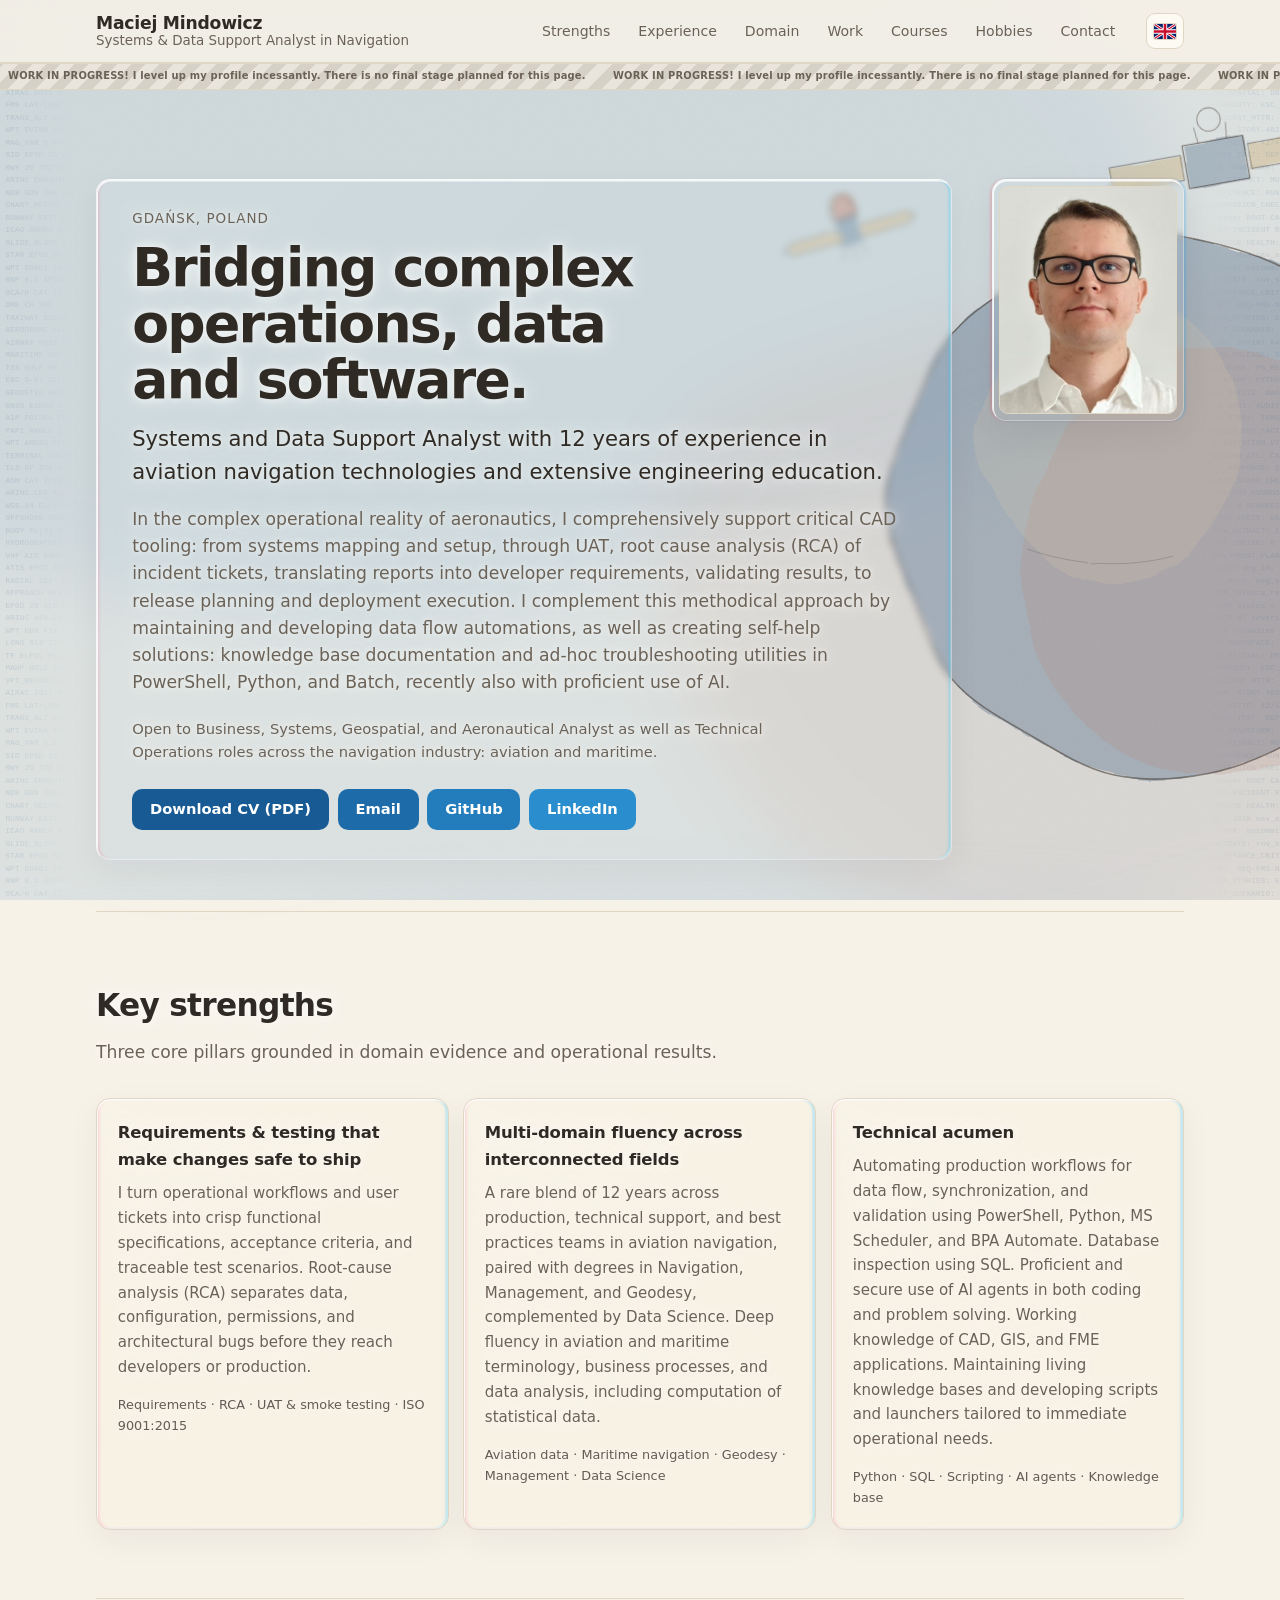
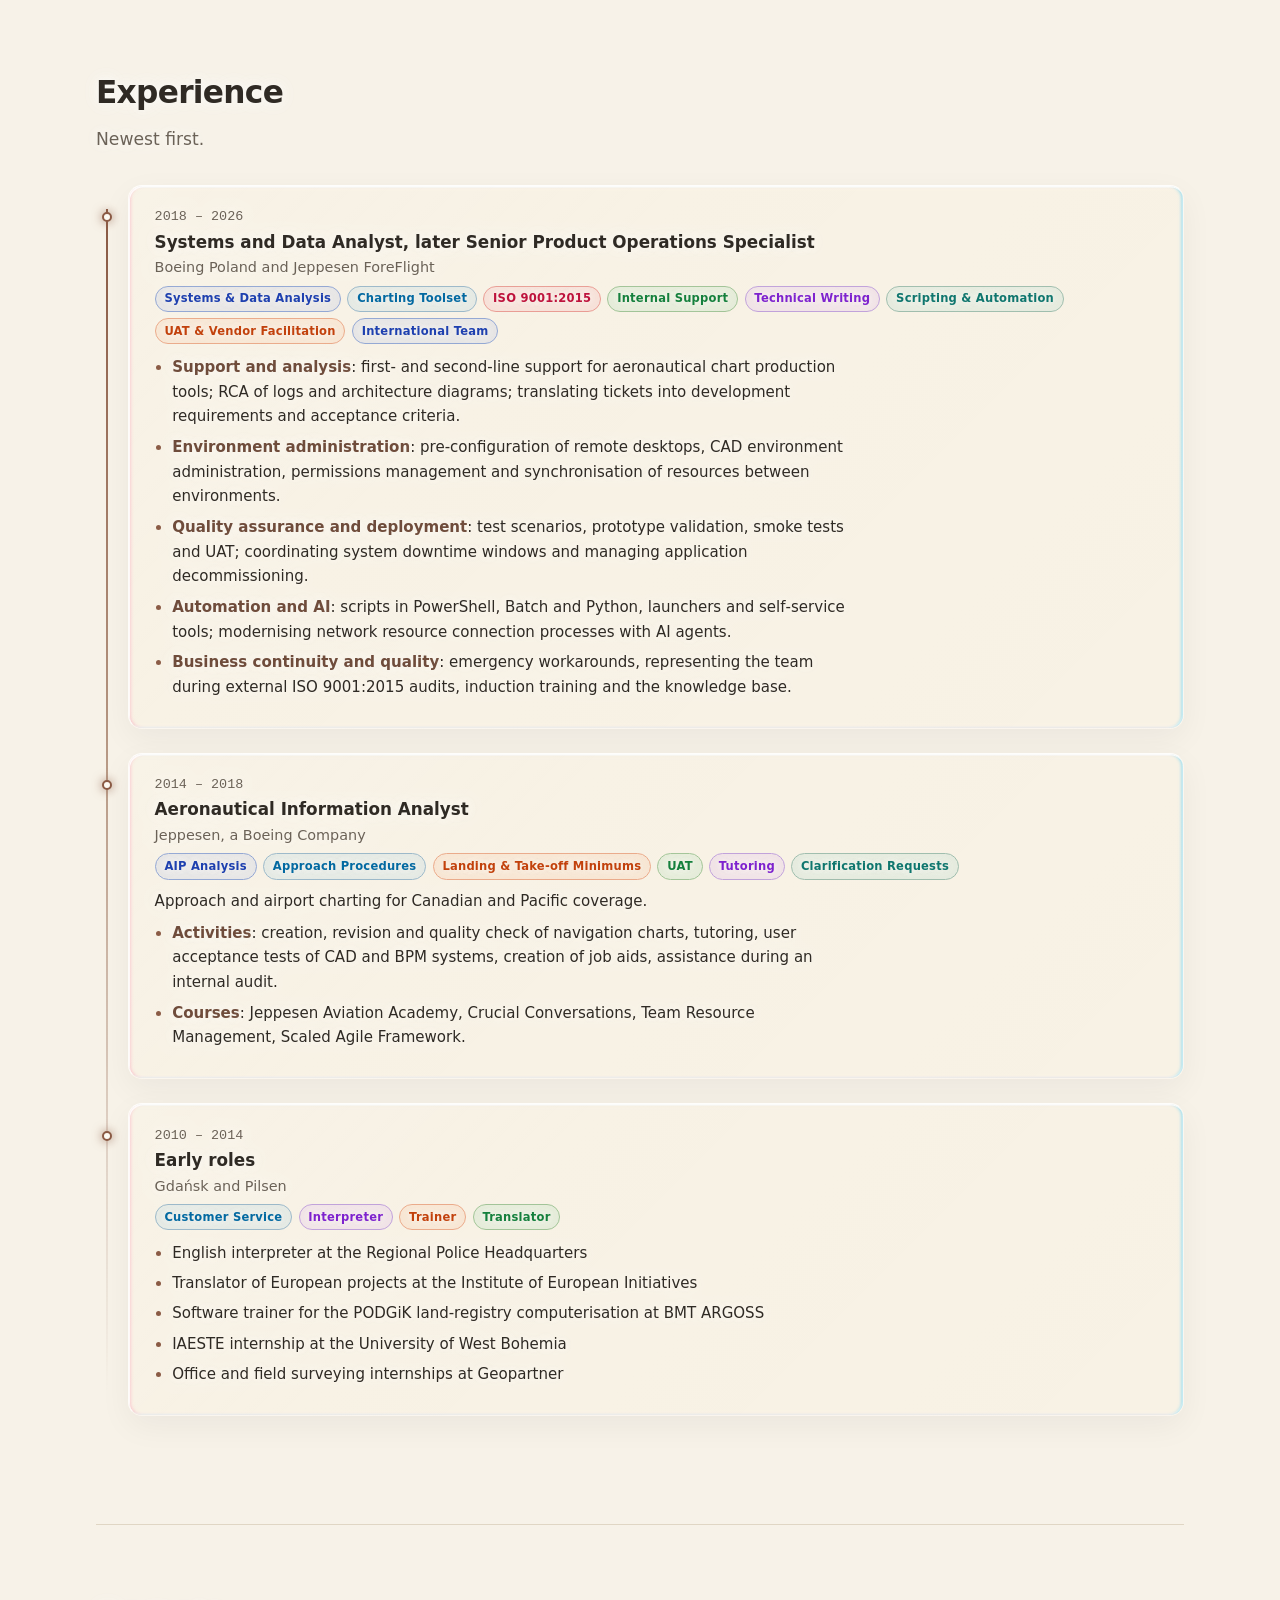
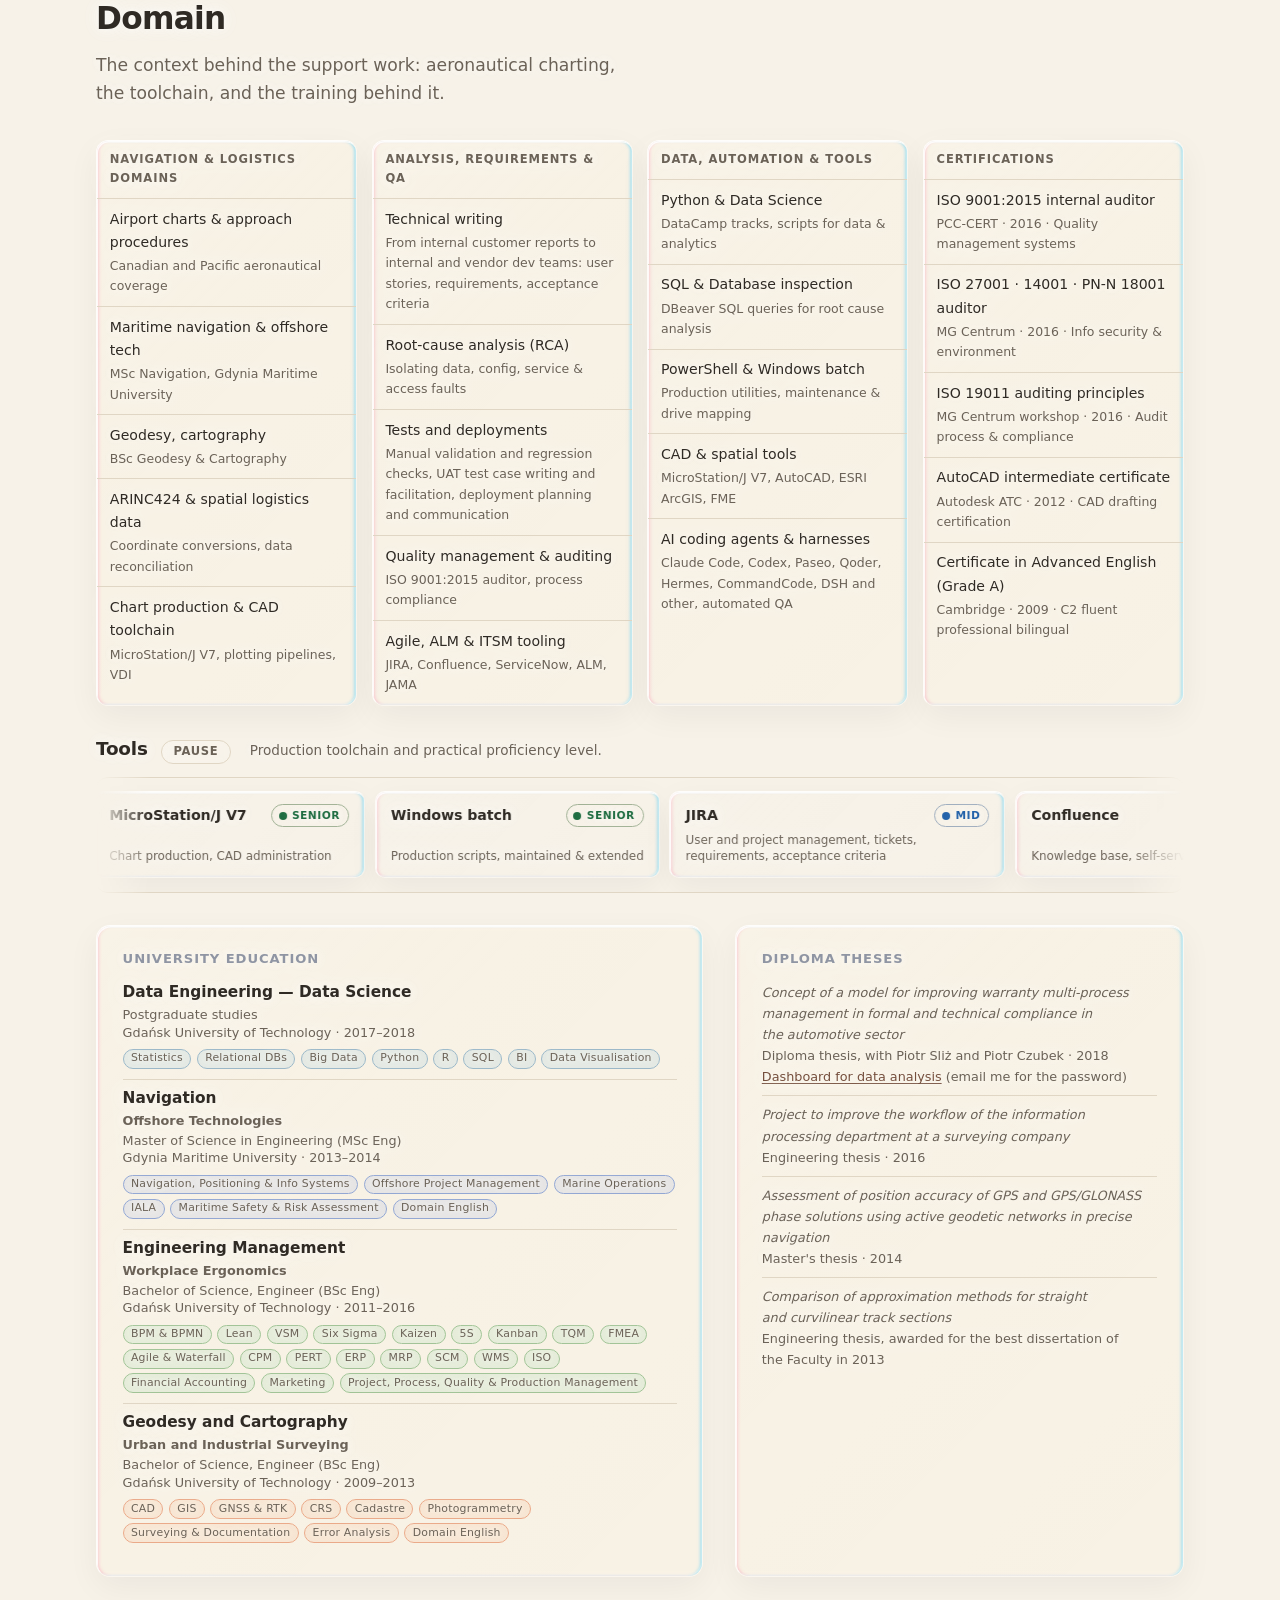
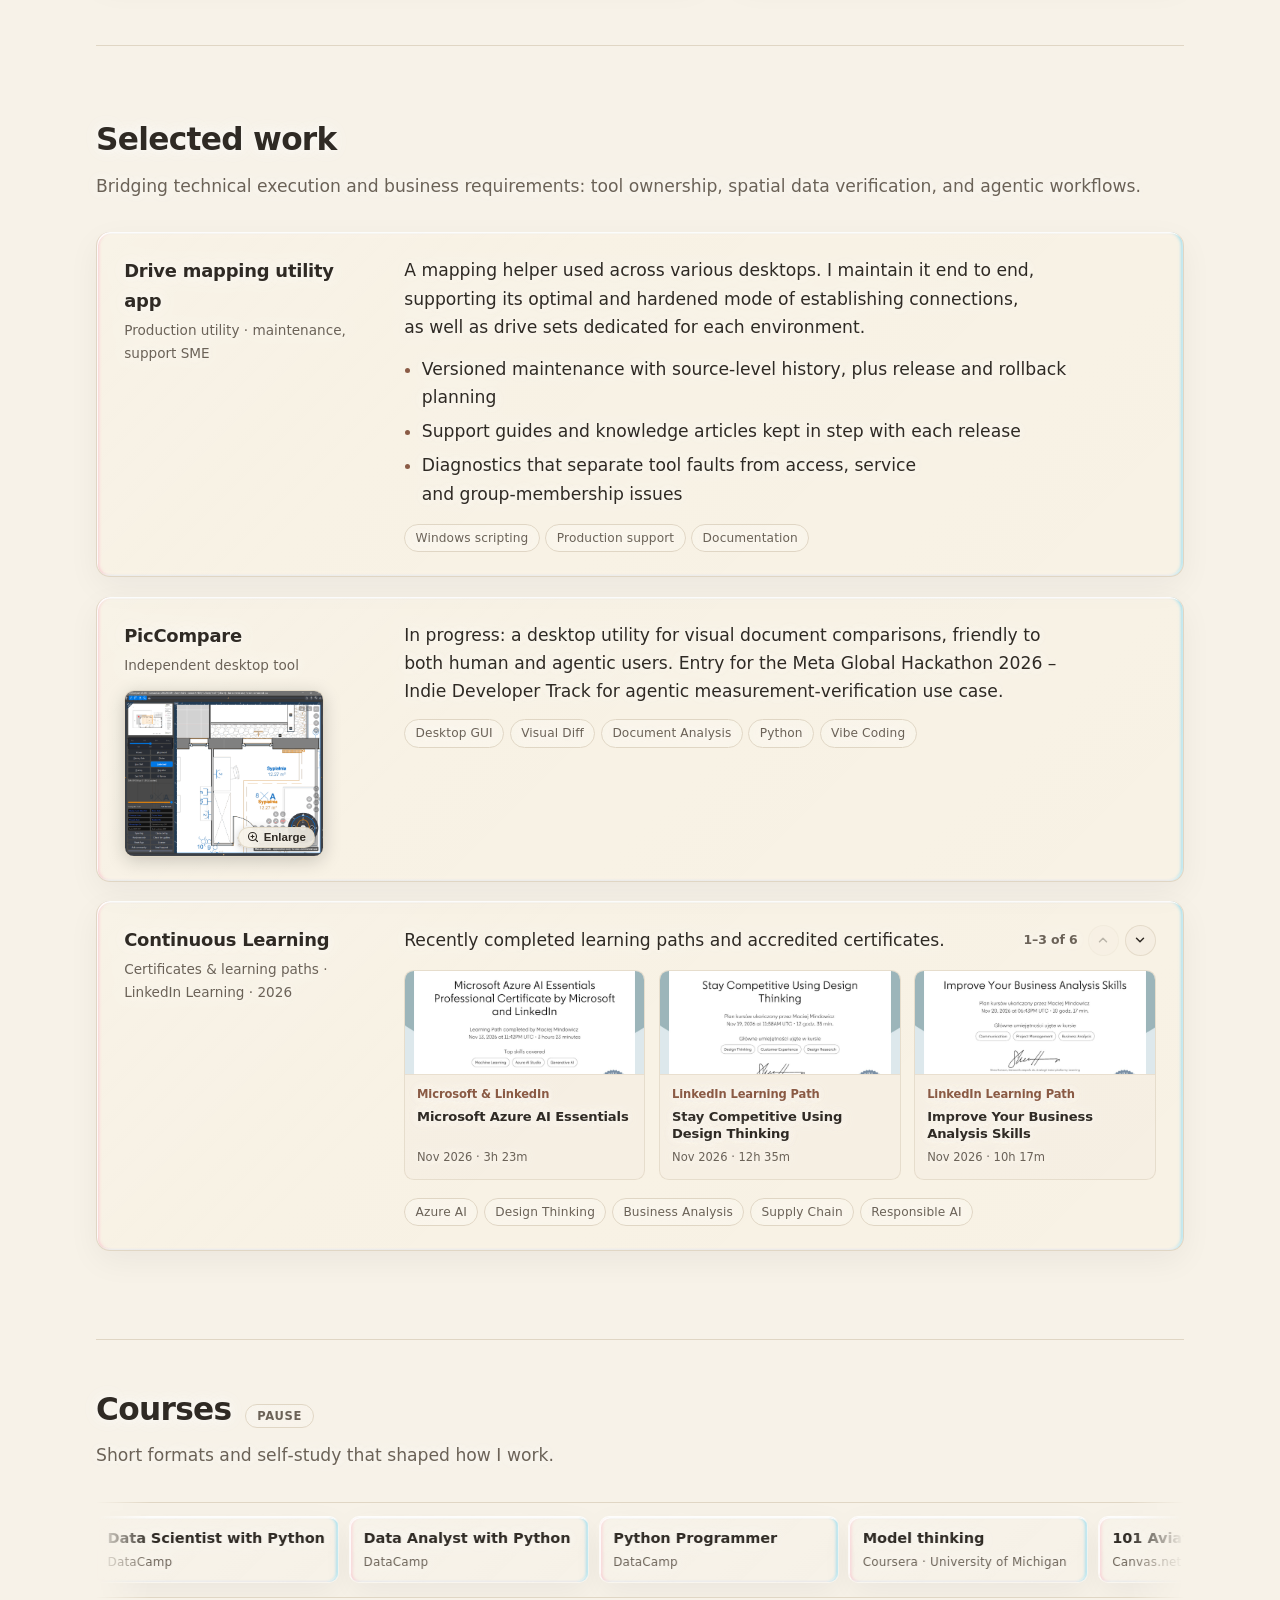
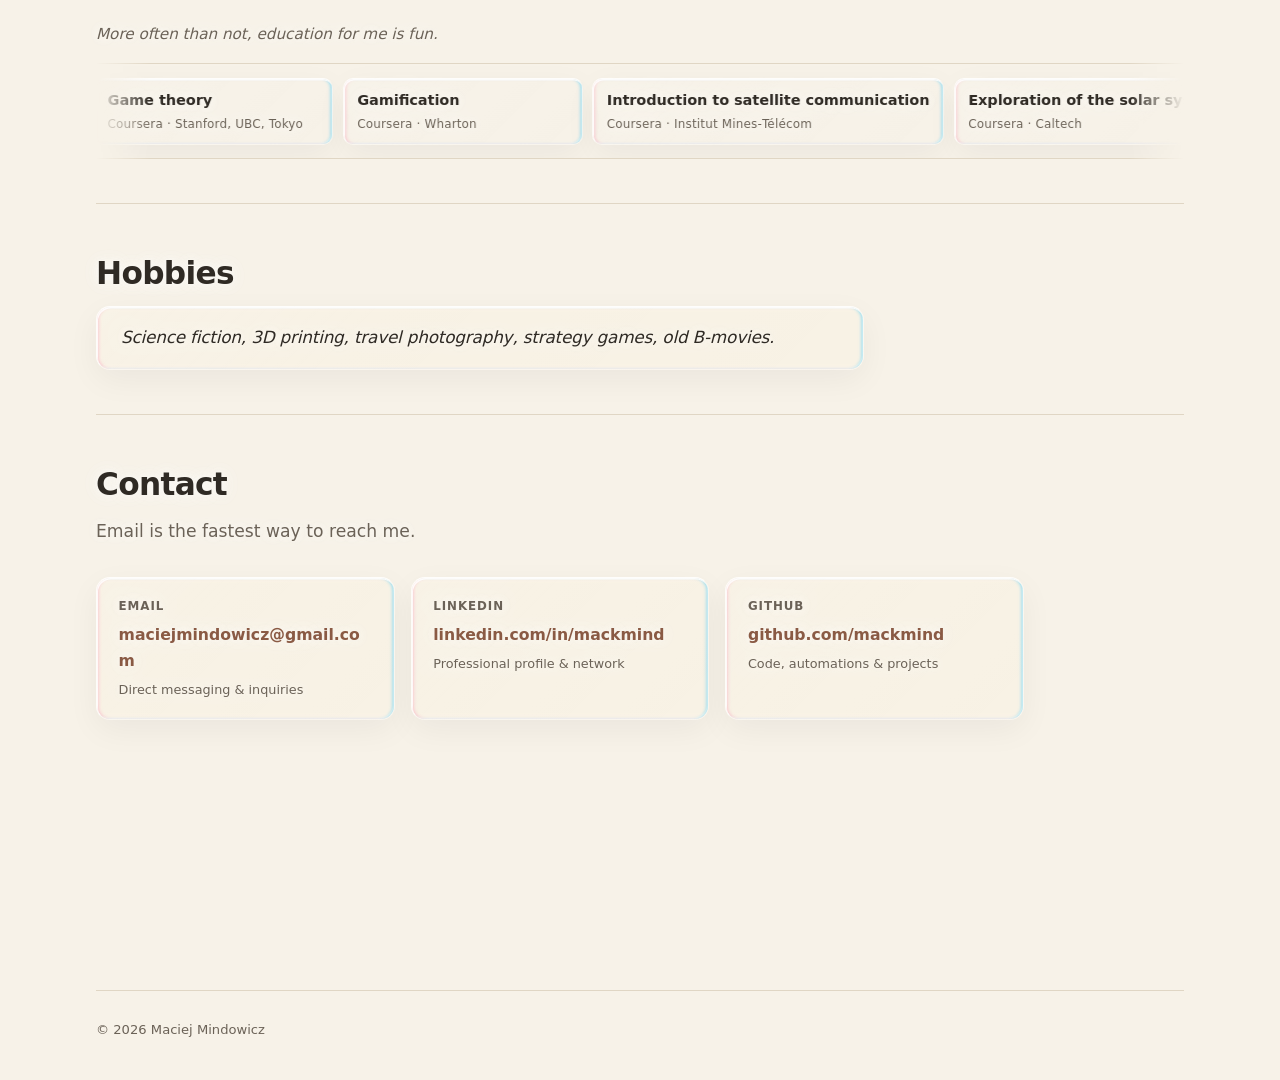
<file: watercolor.html>
<!doctype html>
<html lang="en" data-theme="auto" data-variant="wc">
<head>
<meta charset="utf-8">
<meta name="viewport" content="width=device-width, initial-scale=1">
<title>Maciej Mindowicz — Systems &amp; Data Support Analyst in Navigation Industry</title>
<meta name="description" content="Systems and Data Support Analyst with 12 years in aviation navigation technology. CAD tooling support, UAT, RCA, requirements, automations in Python, PowerShell, and AI.">
<meta name="author" content="Maciej Mindowicz">
<meta name="color-scheme" content="light dark">
<link rel="canonical" href="https://mackmind.github.io/about/">
<link rel="icon" href="data:image/svg+xml,%3Csvg xmlns='http://www.w3.org/2000/svg' viewBox='0 0 64 64'%3E%3Crect width='64' height='64' rx='14' fill='%2316181d'/%3E%3Ctext x='32' y='42' font-family='system-ui,sans-serif' font-size='26' font-weight='600' fill='%23fff' text-anchor='middle'%3EMM%3C/text%3E%3C/svg%3E">
<meta property="og:type" content="website">
<meta property="og:title" content="Maciej Mindowicz — Systems &amp; Data Support Analyst in Navigation Industry">
<meta property="og:description" content="Systems and Data Support Analyst with 12 years in aviation navigation technology. CAD tooling support, UAT, RCA, requirements, automations in Python, PowerShell, and AI.">
<meta property="og:url" content="https://mackmind.github.io/about/">
<meta name="twitter:card" content="summary">
<link rel="stylesheet" href="assets/styles.css?v=1795648925">
<link rel="stylesheet" href="assets/watercolor.css">
<script>
  try { var t = localStorage.getItem('portfolio.theme'); if (t) document.documentElement.dataset.theme = t; } catch (e) {}
  try { var l = localStorage.getItem('portfolio.lang'); if (l) document.documentElement.lang = l; } catch (e) {}
</script>
<script src="assets/app.js?v=1795648925" defer></script>
<script type="application/ld+json">
{
  "@context": "https://schema.org",
  "@type": "Person",
  "name": "Maciej Mindowicz",
  "url": "https://mackmind.github.io/about/",
  "jobTitle": "Systems & Data Support Analyst in Navigation Industry",
  "homeLocation": { "@type": "Place", "name": "Gdańsk, Poland" },
  "alumniOf": [
    { "@type": "CollegeOrUniversity", "name": "Gdynia Maritime University" },
    { "@type": "CollegeOrUniversity", "name": "Gdańsk University of Technology" }
  ],
  "sameAs": ["https://github.com/mackmind", "https://www.linkedin.com/in/mackmind/"]
}
</script>
</head>
<body>
<div class="bloom" aria-hidden="true"></div>
<div class="bg" aria-hidden="true">
  <img class="bg__panorama" src="assets/panorama-watercolor.svg?v=1795648925" alt="">
</div>
<!-- Matrix & Telemetry Margin Layer (Modular & Reversible: easily toggleable or removable) -->
<div class="matrix-telemetry" id="matrix-telemetry" aria-hidden="true">
  <div class="matrix-col matrix-col--left">
    <div class="matrix-stream">
      <span>EPGD 29 ILS DME CAT II</span>
      <span>ARINC 424-21 CF 289° 4.2NM</span>
      <span>WPT GDN FIX RNAV1 LAT 54°22'39"N</span>
      <span>LONG 018°27'58"E ELEV 489FT</span>
      <span>TF ELPOL FL380 SPD 250KT</span>
      <span>MAHP HOLD INBD 289° RT 1MIN</span>
      <span>VPT_RECONCILE: PASS [0.002° RMS]</span>
      <span>AIRAC 2611 ACTIVE CYCLE</span>
      <span>FMS LAT/LONG GEOID EGM96</span>
      <span>TRANS_ALT 6500FT QNH 1013.2</span>
      <span>WPT EVINA 2200FT SPEED REST</span>
      <span>MAG_VAR 5.2°E WGS84 UTM34N</span>
      <span>SID EPGD 1G CLR FL120</span>
      <span>RWY 29 TDZ ELEV 472FT THR</span>
      <span>ARINC ENROUTE AIRWAY L980</span>
      <span>NDB GDN 385.0KHZ BEARING 289°</span>
      <span>CHART_RECON: 0 CONFLICTS</span>
      <span>RUNWAY EXIT W2 RAPID TURNOFF</span>
      <span>ICAO ANNEX 4 / 14 COMPLIANT</span>
      <span>GLIDE_SLOPE 3.00° GP 335.0MHZ</span>
      <span>STAR EPGD 3P ARRIVAL FL090</span>
      <span>WPT GDA01 1600FT TRK 289°</span>
      <span>RNP 0.3 APCH BARO-VNAV OK</span>
      <span>OCA/H CAT II: 100FT RA 108FT</span>
      <span>DME CH 38X LOC FREQ 110.30</span>
      <span>TAXIWAY DELTA TWY CTR 23M</span>
      <span>AERODROME ELEV 489FT AMSL</span>
      <span>AIRWAY P851 ELPOL-KRN 22NM</span>
      <span>MARITIME GDY TUG HARBOR OPS</span>
      <span>TSS GULF OF GDANSK SECTOR 3</span>
      <span>ENC S-57 CELLS BALTIC SEAWAY</span>
      <span>GEODETIC BASELINE EPSG:32634</span>
      <span>GNSS EGNOS AUGMENTATION ACTIVE</span>
      <span>AIP POLSKA EPGD AD 2.1-1</span>
      <span>PAPI ANGLE 3.0° MEHT 54FT</span>
      <span>WPT ARDAG FL240 DCT REKVO</span>
      <span>TERMINAL CONTROL GDANSK APP</span>
      <span>ILS GP 335.00 MHZ CH 40</span>
      <span>AOM CAT I/II/III STANDARD</span>
      <span>ARINC LEG TYPE: IF TF CF FA</span>
      <span>WGS-84 ELLIPSOID GRS80</span>
      <span>OFFSHORE VESSEL DP-2 TELEMETRY</span>
      <span>BUOY FL(3) Y 10S 4M 5M</span>
      <span>HYDROGRAPHIC SOUNDINGS IHO S-44</span>
      <span>VHF AIR BAND 125.105 MHZ</span>
      <span>ATIS EPGD ARR/DEP 129.630</span>
      <span>RADIAL 289° RDL D12.4 GDN</span>
      <span>APPROACH MINIMA RVR 300M</span>
      <span>EPGD 29 ILS DME CAT II</span>
      <span>ARINC 424-21 CF 289° 4.2NM</span>
      <span>WPT GDN FIX RNAV1 LAT 54°22'39"N</span>
      <span>LONG 018°27'58"E ELEV 489FT</span>
      <span>TF ELPOL FL380 SPD 250KT</span>
      <span>MAHP HOLD INBD 289° RT 1MIN</span>
      <span>VPT_RECONCILE: PASS [0.002° RMS]</span>
      <span>AIRAC 2611 ACTIVE CYCLE</span>
      <span>FMS LAT/LONG GEOID EGM96</span>
      <span>TRANS_ALT 6500FT QNH 1013.2</span>
      <span>WPT EVINA 2200FT SPEED REST</span>
      <span>MAG_VAR 5.2°E WGS84 UTM34N</span>
      <span>SID EPGD 1G CLR FL120</span>
      <span>RWY 29 TDZ ELEV 472FT THR</span>
      <span>ARINC ENROUTE AIRWAY L980</span>
      <span>NDB GDN 385.0KHZ BEARING 289°</span>
      <span>CHART_RECON: 0 CONFLICTS</span>
      <span>RUNWAY EXIT W2 RAPID TURNOFF</span>
      <span>ICAO ANNEX 4 / 14 COMPLIANT</span>
      <span>GLIDE_SLOPE 3.00° GP 335.0MHZ</span>
      <span>STAR EPGD 3P ARRIVAL FL090</span>
      <span>WPT GDA01 1600FT TRK 289°</span>
      <span>RNP 0.3 APCH BARO-VNAV OK</span>
      <span>OCA/H CAT II: 100FT RA 108FT</span>
      <span>DME CH 38X LOC FREQ 110.30</span>
      <span>TAXIWAY DELTA TWY CTR 23M</span>
      <span>AERODROME ELEV 489FT AMSL</span>
      <span>AIRWAY P851 ELPOL-KRN 22NM</span>
      <span>MARITIME GDY TUG HARBOR OPS</span>
      <span>TSS GULF OF GDANSK SECTOR 3</span>
      <span>ENC S-57 CELLS BALTIC SEAWAY</span>
      <span>GEODETIC BASELINE EPSG:32634</span>
      <span>GNSS EGNOS AUGMENTATION ACTIVE</span>
      <span>AIP POLSKA EPGD AD 2.1-1</span>
      <span>PAPI ANGLE 3.0° MEHT 54FT</span>
      <span>WPT ARDAG FL240 DCT REKVO</span>
      <span>TERMINAL CONTROL GDANSK APP</span>
      <span>ILS GP 335.00 MHZ CH 40</span>
      <span>AOM CAT I/II/III STANDARD</span>
      <span>ARINC LEG TYPE: IF TF CF FA</span>
      <span>WGS-84 ELLIPSOID GRS80</span>
      <span>OFFSHORE VESSEL DP-2 TELEMETRY</span>
      <span>BUOY FL(3) Y 10S 4M 5M</span>
      <span>HYDROGRAPHIC SOUNDINGS IHO S-44</span>
      <span>VHF AIR BAND 125.105 MHZ</span>
      <span>ATIS EPGD ARR/DEP 129.630</span>
      <span>RADIAL 289° RDL D12.4 GDN</span>
      <span>APPROACH MINIMA RVR 300M</span>
    </div>
  </div>

  <div class="matrix-col matrix-col--right">
    <div class="matrix-stream matrix-stream--alt">
      <span>SELECT seg_id, wpt_ident,</span>
      <span>       alt_desc, mag_var</span>
      <span>FROM navdata_reconcile</span>
      <span>WHERE status = 'DELTA'</span>
      <span>ORDER BY severity DESC;</span>
      <span>-- 0 anomalies detected</span>
      <span>FME WORKSPACE: TOPOLOGY 100%</span>
      <span>CAD_SPATIAL: DBeaver RCA OK</span>
      <span>PAGERDUTY: ESC_PATH_TIER_1</span>
      <span>INCIDENT_MTTR: 14.2 MIN</span>
      <span>JIRA: STORY-4821 ACCEPTED</span>
      <span>UAT_SUITE: 42/42 PASS</span>
      <span>SMOKE_TEST: DEPLOY READY</span>
      <span>GEO_TRANSFORM: EPSG 4326-&gt;32634</span>
      <span>ETL_EXTRACT: MULTI-SOURCE SYNC</span>
      <span>CONFLUENCE: RUNBOOK UPDATED</span>
      <span>REGRESSION_CHECK: CLEAN RELEASE</span>
      <span>DBeaver ROOT CAUSE ISOLATED</span>
      <span>POST-INCIDENT REVIEW FILED</span>
      <span>SERVICE HEALTH: 99.98% UP</span>
      <span>SQL: JOIN nav_attrs USING(id)</span>
      <span>PYTHON: automated_qa_pipeline.py</span>
      <span>VALIDATE: rnv_segment_bounds()</span>
      <span>ACCEPTANCE_CRITERIA: 6/6 MET</span>
      <span>SPEC: REQ-FMS-NAV-0442 DRAFT</span>
      <span>USER_STORIES: ESTIMATED 5 SP</span>
      <span>TEST_SCENARIO: OEI GO-AROUND</span>
      <span>JIRA: SPRINT_64 BACKLOG GROOMED</span>
      <span>PROD_RELEASE: SAFE STAGED ROLL</span>
      <span>DATABASE: PG_RECON_DB AT TR_4</span>
      <span>DATACAMP: PYTHON DATA ANALYST</span>
      <span>BSc THESIS: AWARDED BEST IN DEPT</span>
      <span>ISO 9001: AUDIT COMPLIANT OK</span>
      <span>ISO 27001: ISMS CONTROLS PASS</span>
      <span>VENDOR_DEV_FACILITATION: ACTIVE</span>
      <span>MICROSTATION_V7: VECTOR CLEAN</span>
      <span>AUTOCAD_ATC: CARTOGRAPHY VERIFIED</span>
      <span>API_RESPONSE: 200 OK 42MS</span>
      <span>AIRAC_STAGE_CHECK: COMPLETE</span>
      <span>INCIDENT_RUNBOOK: AUTOMATED</span>
      <span>LOGS: 0 REGRESSION FAULTS</span>
      <span>SMOKE_CHECK: UAT GATE CLEARED</span>
      <span>DATA_EXTRACT: 18420 RECORDS</span>
      <span>DIFF_ENGINE: 0 CORRUPTIONS</span>
      <span>DEPLOYMENT_PLAN: COMMUNICATED</span>
      <span>SELECT seg_id, wpt_ident,</span>
      <span>       alt_desc, mag_var</span>
      <span>FROM navdata_reconcile</span>
      <span>WHERE status = 'DELTA'</span>
      <span>ORDER BY severity DESC;</span>
      <span>-- 0 anomalies detected</span>
      <span>FME WORKSPACE: TOPOLOGY 100%</span>
      <span>CAD_SPATIAL: DBeaver RCA OK</span>
      <span>PAGERDUTY: ESC_PATH_TIER_1</span>
      <span>INCIDENT_MTTR: 14.2 MIN</span>
      <span>JIRA: STORY-4821 ACCEPTED</span>
      <span>UAT_SUITE: 42/42 PASS</span>
      <span>SMOKE_TEST: DEPLOY READY</span>
      <span>GEO_TRANSFORM: EPSG 4326-&gt;32634</span>
      <span>ETL_EXTRACT: MULTI-SOURCE SYNC</span>
      <span>CONFLUENCE: RUNBOOK UPDATED</span>
      <span>REGRESSION_CHECK: CLEAN RELEASE</span>
      <span>DBeaver ROOT CAUSE ISOLATED</span>
      <span>POST-INCIDENT REVIEW FILED</span>
      <span>SERVICE HEALTH: 99.98% UP</span>
      <span>SQL: JOIN nav_attrs USING(id)</span>
      <span>PYTHON: automated_qa_pipeline.py</span>
      <span>VALIDATE: rnv_segment_bounds()</span>
      <span>ACCEPTANCE_CRITERIA: 6/6 MET</span>
      <span>SPEC: REQ-FMS-NAV-0442 DRAFT</span>
      <span>USER_STORIES: ESTIMATED 5 SP</span>
      <span>TEST_SCENARIO: OEI GO-AROUND</span>
      <span>JIRA: SPRINT_64 BACKLOG GROOMED</span>
      <span>PROD_RELEASE: SAFE STAGED ROLL</span>
      <span>DATABASE: PG_RECON_DB AT TR_4</span>
      <span>DATACAMP: PYTHON DATA ANALYST</span>
      <span>BSc THESIS: AWARDED BEST IN DEPT</span>
      <span>ISO 9001: AUDIT COMPLIANT OK</span>
      <span>ISO 27001: ISMS CONTROLS PASS</span>
      <span>VENDOR_DEV_FACILITATION: ACTIVE</span>
      <span>MICROSTATION_V7: VECTOR CLEAN</span>
      <span>AUTOCAD_ATC: CARTOGRAPHY VERIFIED</span>
      <span>API_RESPONSE: 200 OK 42MS</span>
      <span>AIRAC_STAGE_CHECK: COMPLETE</span>
      <span>INCIDENT_RUNBOOK: AUTOMATED</span>
      <span>LOGS: 0 REGRESSION FAULTS</span>
      <span>SMOKE_CHECK: UAT GATE CLEARED</span>
      <span>DATA_EXTRACT: 18420 RECORDS</span>
      <span>DIFF_ENGINE: 0 CORRUPTIONS</span>
      <span>DEPLOYMENT_PLAN: COMMUNICATED</span>
    </div>
  </div>
</div>
<a class="skip" href="#main" data-i18n="skip">Skip to content</a>

<header class="site-header">
  <div class="wrap header-row">
    <a class="brand" href="#top">
      <span class="brand__name">Maciej Mindowicz</span>
      <span class="brand__role" data-i18n="brand.role">Systems &amp; Data Support Analyst in Navigation</span>
    </a>

    <nav class="nav" aria-label="Primary" data-i18n-aria="nav.label">
      <a href="#strengths" data-i18n="nav.strengths">Strengths</a>
      <a href="#experience" data-i18n="nav.experience">Experience</a>
      <a href="#toolbox" data-i18n="nav.toolbox">Domain</a>
      <a href="#work" data-i18n="nav.work">Work</a>
      <a href="#courses" data-i18n="nav.courses">Courses</a>
      <a href="#hobbies" data-i18n="nav.hobbies">Hobbies</a>
      <a href="#contact" data-i18n="nav.contact">Contact</a>
    </nav>

    <div class="controls">
      <button class="ctrl ctrl--flag" id="lang-toggle" type="button" aria-label="Switch to Polish" aria-pressed="false">
        <svg class="flag flag--pl" viewBox="0 0 22 15" aria-hidden="true">
          <rect width="22" height="7.5" fill="#ffffff"/>
          <rect y="7.5" width="22" height="7.5" fill="#dc143c"/>
        </svg>
        <svg class="flag flag--en" viewBox="0 0 22 15" aria-hidden="true">
          <defs><clipPath id="enFlagClip"><rect width="22" height="15" rx="2"/></clipPath></defs>
          <g clip-path="url(#enFlagClip)">
            <rect width="22" height="15" fill="#012169"/>
            <path d="M0 0L22 15M22 0L0 15" stroke="#ffffff" stroke-width="2.8"/>
            <path d="M0 0L22 15M22 0L0 15" stroke="#c8102e" stroke-width="1.2"/>
            <path d="M11 0V15M0 7.5H22" stroke="#ffffff" stroke-width="4.4"/>
            <path d="M11 0V15M0 7.5H22" stroke="#c8102e" stroke-width="2.6"/>
          </g>
        </svg>
      </button>
      <button class="ctrl ctrl--icon" id="theme-toggle" type="button" aria-label="Theme: system">
        <svg class="icon icon--auto" viewBox="0 0 24 24" aria-hidden="true"><rect x="3" y="5" width="18" height="12" rx="2"/><path d="M8 21h8M12 17v4"/></svg>
        <svg class="icon icon--light" viewBox="0 0 24 24" aria-hidden="true"><circle cx="12" cy="12" r="4"/><path d="M12 2v2M12 20v2M2 12h2M20 12h2M4.9 4.9l1.4 1.4M17.7 17.7l1.4 1.4M19.1 4.9l-1.4 1.4M6.3 17.7l-1.4 1.4"/></svg>
        <svg class="icon icon--dark" viewBox="0 0 24 24" aria-hidden="true"><path d="M20 14.5A8.5 8.5 0 1 1 9.5 4a7 7 0 0 0 10.5 10.5Z"/></svg>
      </button>
    </div>
  </div>
</header>

<div class="wip" role="status">
  <span class="sr-only" data-i18n="wip.text.sr">Work in progress! I level up my profile incessantly. There is no final stage planned for this page.</span>
  <div class="wip__tape" aria-hidden="true">
    <span data-i18n="wip.text">WORK IN PROGRESS! I level up my profile incessantly. There is no final stage planned for this page.</span>
    <span data-i18n="wip.text">WORK IN PROGRESS! I level up my profile incessantly. There is no final stage planned for this page.</span>
    <span data-i18n="wip.text">WORK IN PROGRESS! I level up my profile incessantly. There is no final stage planned for this page.</span>
    <span data-i18n="wip.text">WORK IN PROGRESS! I level up my profile incessantly. There is no final stage planned for this page.</span>
  </div>
</div>

<main id="main">
  <section class="hero wrap" id="top">
    <div class="hero__grid">
      <div class="hero__copy glass-panel">
        <p class="eyebrow" data-i18n="hero.eyebrow">Gdańsk, Poland</p>
        <h1 data-i18n="hero.title">Bridging complex operations, data and software.</h1>
        <p class="lead" data-i18n="hero.lead">
          Systems and Data Support Analyst with 12 years of experience in aviation navigation technologies and extensive engineering education.
        </p>
        <p class="hero__body" data-i18n="hero.lead2">
          In the complex operational reality of aeronautics, I comprehensively support critical CAD tooling: from systems mapping and setup,
          through UAT, root cause analysis (RCA) of incident tickets, translating reports into developer requirements, validating results, to release planning
          and deployment execution. I complement this methodical approach by maintaining and developing data flow automations, as well as creating self-help solutions:
          knowledge base documentation and ad-hoc troubleshooting utilities in PowerShell, Python, and Batch, recently also with proficient use of AI.
        </p>
        <p class="hero__note" data-i18n="hero.note">
          Open to Business, Systems, Geospatial, and Aeronautical Analyst as well as Technical Operations roles across the navigation industry: aviation and maritime.
        </p>

        <div class="actions">
          <a class="btn btn--c1" id="cv-link" href="assets/cv-en.pdf" download="CV-Maciej-Mindowicz-EN.pdf" data-i18n="hero.cv">Download CV (PDF)</a>
          <a class="btn btn--c2" href="mailto:maciejmindowicz@gmail.com" data-i18n="hero.email">Email</a>
          <a class="btn btn--c3" href="https://github.com/mackmind" rel="me">GitHub</a>
          <a class="btn btn--c4" href="https://www.linkedin.com/in/mackmind/" rel="me">LinkedIn</a>
        </div>
      </div>

      <figure class="hero__portrait">
        <img src="assets/portrait.png" alt="Maciej Mindowicz" width="420" height="540" fetchpriority="high">
      </figure>
    </div>
  </section>

  <section class="section wrap" id="strengths" aria-labelledby="strengths-title">
    <header class="section__head">
      <h2 id="strengths-title" data-i18n="strengths.title">Key strengths</h2>
      <p data-i18n="strengths.intro">Three core pillars grounded in domain evidence and operational results.</p>
    </header>

    <div class="grid">
      <article class="card">
        <h3 data-i18n="strength.1.title">Requirements &amp; testing that make changes safe to ship</h3>
        <p data-i18n="strength.1.body">
          I turn operational workflows and user tickets into crisp functional specifications, acceptance criteria,
          and traceable test scenarios. Root&#8209;cause analysis (RCA) separates data, configuration, permissions,
          and architectural bugs before they reach developers or production.
        </p>
        <p class="card__meta" data-i18n="strength.1.meta">Requirements · RCA · UAT &amp; smoke testing · ISO 9001:2015</p>
      </article>

      <article class="card">
        <h3 data-i18n="strength.2.title">Multi-domain fluency across interconnected fields</h3>
        <p data-i18n="strength.2.body">
          A rare blend of 12 years across production, technical support, and best practices teams in aviation navigation,
          paired with degrees in Navigation, Management, and Geodesy, complemented by Data Science. Deep fluency in aviation and maritime
          terminology, business processes, and data analysis, including computation of statistical data.
        </p>
        <p class="card__meta" data-i18n="strength.2.meta">Aviation data · Maritime navigation · Geodesy · Management · Data Science</p>
      </article>

      <article class="card">
        <h3 data-i18n="strength.3.title">Technical acumen</h3>
        <p data-i18n="strength.3.body">
          Automating production workflows for data flow, synchronization, and validation using PowerShell, Python, MS Scheduler,
          and BPA Automate. Database inspection using SQL. Proficient and secure use of AI agents in both coding and problem solving.
          Working knowledge of CAD, GIS, and FME applications. Maintaining living knowledge bases and developing scripts and launchers
          tailored to immediate operational needs.
        </p>
        <p class="card__meta" data-i18n="strength.3.meta">Python · SQL · Scripting · AI agents · Knowledge base</p>
      </article>
    </div>
  </section>

  <section class="section wrap" id="experience" aria-labelledby="experience-title">
    <header class="section__head">
      <h2 id="experience-title" data-i18n="experience.title">Experience</h2>
      <p data-i18n="experience.intro">Newest first.</p>
    </header>

    <ol class="timeline">
      <li class="glass-panel">
        <p class="timeline__when" data-i18n="exp.1.when">2018&nbsp;–&nbsp;2026</p>
        <h3 data-i18n="exp.1.role">Systems and&nbsp;Data Analyst, later Senior Product Operations Specialist</h3>
        <p class="timeline__org" data-i18n="exp.1.org">Boeing Poland and&nbsp;Jeppesen ForeFlight</p>
        <div class="timeline__badges">
          <span class="badge badge--navy" data-i18n="exp.1.tag1">Systems &amp; Data Analysis</span>
          <span class="badge badge--sky" data-i18n="exp.1.tag2">Charting Toolset</span>
          <span class="badge badge--coral" data-i18n="exp.1.tag3">ISO 9001:2015</span>
          <span class="badge badge--green" data-i18n="exp.1.tag4">Internal Support</span>
          <span class="badge badge--purple" data-i18n="exp.1.tag5">Technical Writing</span>
          <span class="badge badge--teal" data-i18n="exp.1.tag6">Scripting &amp; Automation</span>
          <span class="badge badge--orange" data-i18n="exp.1.tag7">UAT &amp; Vendor Facilitation</span>
          <span class="badge badge--navy" data-i18n="exp.1.tag8">International Team</span>
        </div>
        <ul class="plain">
          <li><span class="li-label" data-i18n="exp.1.b1.label">Support and&nbsp;analysis</span><span data-i18n="exp.1.b1.text">: first&#8209;&nbsp;and&nbsp;second&#8209;line support for aeronautical chart production tools; RCA of logs and&nbsp;architecture diagrams; translating tickets into development requirements and&nbsp;acceptance criteria.</span></li>
          <li><span class="li-label" data-i18n="exp.1.b2.label">Environment administration</span><span data-i18n="exp.1.b2.text">: pre&#8209;configuration of remote desktops, CAD environment administration, permissions management and&nbsp;synchronisation of resources between environments.</span></li>
          <li><span class="li-label" data-i18n="exp.1.b3.label">Quality assurance and&nbsp;deployment</span><span data-i18n="exp.1.b3.text">: test scenarios, prototype validation, smoke tests and&nbsp;UAT; coordinating system downtime windows and&nbsp;managing application decommissioning.</span></li>
          <li><span class="li-label" data-i18n="exp.1.b4.label">Automation and&nbsp;AI</span><span data-i18n="exp.1.b4.text">: scripts in PowerShell, Batch and&nbsp;Python, launchers and&nbsp;self&#8209;service tools; modernising network resource connection processes with AI agents.</span></li>
          <li><span class="li-label" data-i18n="exp.1.b5.label">Business continuity and&nbsp;quality</span><span data-i18n="exp.1.b5.text">: emergency workarounds, representing the&nbsp;team during external ISO 9001:2015 audits, induction training and&nbsp;the&nbsp;knowledge base.</span></li>
        </ul>
      </li>
      <li class="glass-panel">
        <p class="timeline__when" data-i18n="exp.2.when">2014&nbsp;–&nbsp;2018</p>
        <h3 data-i18n="exp.2.role">Aeronautical Information Analyst</h3>
        <p class="timeline__org" data-i18n="exp.2.org">Jeppesen, a&nbsp;Boeing Company</p>
        <div class="timeline__badges">
          <span class="badge badge--navy" data-i18n="exp.2.tag1">AIP Analysis</span>
          <span class="badge badge--sky" data-i18n="exp.2.tag2">Approach Procedures</span>
          <span class="badge badge--orange" data-i18n="exp.2.tag3">Landing &amp; Take-off Minimums</span>
          <span class="badge badge--green" data-i18n="exp.2.tag4">UAT</span>
          <span class="badge badge--purple" data-i18n="exp.2.tag5">Tutoring</span>
          <span class="badge badge--teal" data-i18n="exp.2.tag6">Clarification Requests</span>
        </div>
        <p class="timeline__summary" data-i18n="exp.2.summary">Approach and airport charting for Canadian and Pacific coverage.</p>
        <ul class="plain">
          <li><span class="li-label" data-i18n="exp.2.act.label">Activities</span><span data-i18n="exp.2.act.text">: creation, revision and quality check of navigation charts, tutoring, user acceptance tests of CAD and BPM systems, creation of job aids, assistance during an internal audit.</span></li>
          <li><span class="li-label" data-i18n="exp.2.courses.label">Courses</span><span data-i18n="exp.2.courses.text">: Jeppesen Aviation Academy, Crucial Conversations, Team Resource Management, Scaled Agile Framework.</span></li>
        </ul>
      </li>
      <li class="glass-panel">
        <p class="timeline__when" data-i18n="exp.3.when">2010&nbsp;–&nbsp;2014</p>
        <h3 data-i18n="exp.3.role">Early roles</h3>
        <p class="timeline__org" data-i18n="exp.3.org">Gdańsk and&nbsp;Pilsen</p>
        <div class="timeline__badges">
          <span class="badge badge--sky" data-i18n="exp.3.tag1">Customer Service</span>
          <span class="badge badge--purple" data-i18n="exp.3.tag2">Interpreter</span>
          <span class="badge badge--orange" data-i18n="exp.3.tag3">Trainer</span>
          <span class="badge badge--green" data-i18n="exp.3.tag4">Translator</span>
        </div>
        <ul class="plain">
          <li data-i18n="exp.3.b1">English interpreter at the&nbsp;Regional Police Headquarters</li>
          <li data-i18n="exp.3.b2">Translator of European projects at the&nbsp;Institute of European Initiatives</li>
          <li data-i18n="exp.3.b3">Software trainer for the&nbsp;PODGiK land&#8209;registry computerisation at BMT ARGOSS</li>
          <li data-i18n="exp.3.b4">IAESTE internship at the&nbsp;University of West Bohemia</li>
          <li data-i18n="exp.3.b5">Office and&nbsp;field surveying internships at Geopartner</li>
        </ul>
      </li>
    </ol>
  </section>

  <section class="section wrap" id="toolbox" aria-labelledby="toolbox-title">
    <header class="section__head">
      <h2 id="toolbox-title" data-i18n="toolbox.title">Domain</h2>
      <p data-i18n="toolbox.intro">The&nbsp;context behind the&nbsp;support work: aeronautical charting, the&nbsp;toolchain, and&nbsp;the&nbsp;training behind it.</p>
    </header>

    <div class="tables">
      <section class="table" aria-labelledby="domain-label">
        <h3 class="table__head" id="domain-label" data-i18n="toolbox.domain.label">Navigation &amp; logistics domains</h3>
        <ul class="table__rows">
          <li>
            <span class="table__term" data-i18n="toolbox.domain.1">Airport charts &amp; approach procedures</span>
            <span class="table__note" data-i18n="toolbox.domain.1.meta">Canadian and Pacific aeronautical coverage</span>
          </li>
          <li>
            <span class="table__term" data-i18n="toolbox.domain.2">Maritime navigation &amp; offshore tech</span>
            <span class="table__note" data-i18n="toolbox.domain.2.meta">MSc Navigation, Gdynia Maritime University</span>
          </li>
          <li>
            <span class="table__term" data-i18n="toolbox.domain.3">Geodesy, cartography</span>
            <span class="table__note" data-i18n="toolbox.domain.3.meta">BSc Geodesy &amp; Cartography</span>
          </li>
          <li>
            <span class="table__term" data-i18n="toolbox.domain.4">ARINC424 &amp; spatial logistics data</span>
            <span class="table__note" data-i18n="toolbox.domain.4.meta">Coordinate conversions, data reconciliation</span>
          </li>
          <li>
            <span class="table__term" data-i18n="toolbox.domain.5">Chart production &amp; CAD toolchain</span>
            <span class="table__note" data-i18n="toolbox.domain.5.meta">MicroStation/J V7, plotting pipelines, VDI</span>
          </li>
        </ul>
      </section>

      <section class="table" aria-labelledby="analysis-label">
        <h3 class="table__head" id="analysis-label" data-i18n="toolbox.analysis.label">Analysis, requirements &amp; QA</h3>
        <ul class="table__rows">
          <li>
            <span class="table__term" data-i18n="toolbox.analysis.1">Technical writing</span>
            <span class="table__note" data-i18n="toolbox.analysis.1.meta">From internal customer reports to internal and vendor dev teams: user stories, requirements, acceptance criteria</span>
          </li>
          <li>
            <span class="table__term" data-i18n="toolbox.analysis.2">Root-cause analysis (RCA)</span>
            <span class="table__note" data-i18n="toolbox.analysis.2.meta">Isolating data, config, service &amp; access faults</span>
          </li>
          <li>
            <span class="table__term" data-i18n="toolbox.analysis.3">Tests and deployments</span>
            <span class="table__note" data-i18n="toolbox.analysis.3.meta">Manual validation and regression checks, UAT test case writing and facilitation, deployment planning and communication</span>
          </li>
          <li>
            <span class="table__term" data-i18n="toolbox.analysis.4">Quality management &amp; auditing</span>
            <span class="table__note" data-i18n="toolbox.analysis.4.meta">ISO 9001:2015 auditor, process compliance</span>
          </li>
          <li>
            <span class="table__term" data-i18n="toolbox.analysis.5">Agile, ALM &amp; ITSM tooling</span>
            <span class="table__note" data-i18n="toolbox.analysis.5.meta">JIRA, Confluence, ServiceNow, ALM, JAMA</span>
          </li>
        </ul>
      </section>

      <section class="table" aria-labelledby="tools-label">
        <h3 class="table__head" id="tools-label" data-i18n="toolbox.tools.label">Data, automation &amp; tools</h3>
        <ul class="table__rows">
          <li>
            <span class="table__term" data-i18n="toolbox.tools.1">Python &amp; Data Science</span>
            <span class="table__note" data-i18n="toolbox.tools.1.meta">DataCamp tracks, scripts for data &amp; analytics</span>
          </li>
          <li>
            <span class="table__term" data-i18n="toolbox.tools.2">SQL &amp; Database inspection</span>
            <span class="table__note" data-i18n="toolbox.tools.2.meta">DBeaver SQL queries for root cause analysis</span>
          </li>
          <li>
            <span class="table__term" data-i18n="toolbox.tools.3">PowerShell &amp; Windows batch</span>
            <span class="table__note" data-i18n="toolbox.tools.3.meta">Production utilities, maintenance &amp; drive mapping</span>
          </li>
          <li>
            <span class="table__term" data-i18n="toolbox.tools.4">CAD &amp; spatial tools</span>
            <span class="table__note" data-i18n="toolbox.tools.4.meta">MicroStation/J V7, AutoCAD, ESRI ArcGIS, FME</span>
          </li>
          <li>
            <span class="table__term" data-i18n="toolbox.tools.5">AI coding agents &amp; harnesses</span>
            <span class="table__note" data-i18n="toolbox.tools.5.meta">Claude Code, Codex, Paseo, Qoder, Hermes, CommandCode, DSH and other, automated QA</span>
          </li>
        </ul>
      </section>

      <section class="table" aria-labelledby="training-label">
        <h3 class="table__head" id="training-label" data-i18n="toolbox.training.label">Certifications</h3>
        <ul class="table__rows">
          <li>
            <span class="table__term" data-i18n="toolbox.training.1">ISO 9001:2015 internal auditor</span>
            <span class="table__note" data-i18n="toolbox.training.1.meta">PCC&#8209;CERT · 2016 · Quality management systems</span>
          </li>
          <li>
            <span class="table__term" data-i18n="toolbox.training.2">ISO 27001 · 14001 · PN&#8209;N&nbsp;18001 auditor</span>
            <span class="table__note" data-i18n="toolbox.training.2.meta">MG Centrum · 2016 · Info security &amp; environment</span>
          </li>
          <li>
            <span class="table__term" data-i18n="toolbox.training.3">ISO 19011 auditing principles</span>
            <span class="table__note" data-i18n="toolbox.training.3.meta">MG Centrum workshop · 2016 · Audit process &amp; compliance</span>
          </li>
          <li>
            <span class="table__term" data-i18n="toolbox.training.4">AutoCAD intermediate certificate</span>
            <span class="table__note" data-i18n="toolbox.training.4.meta">Autodesk ATC · 2012 · CAD drafting certification</span>
          </li>
          <li>
            <span class="table__term" data-i18n="toolbox.training.5">Certificate in Advanced English (Grade A)</span>
            <span class="table__note" data-i18n="toolbox.training.5.meta">Cambridge · 2009 · C2 fluent professional bilingual</span>
          </li>
        </ul>
      </section>
    </div>

    <div class="tools-block">
      <div class="tools-block__head">
        <div class="head-inline">
          <h3 class="tools-block__title" id="tools-title" data-i18n="tools.title">Tools</h3>
          <button class="marquee__toggle" id="tools-marquee-toggle" type="button" aria-pressed="false">Pause</button>
        </div>
        <p class="tools-block__lead" data-i18n="tools.lead">Production toolchain and practical proficiency level.</p>
      </div>

      <div class="marquee tools-marquee" role="group" aria-label="Tools" data-i18n-aria="tools.title">
        <ul class="marquee__track">
          <li class="tool-tile">
            <div class="tool-tile__head">
              <span class="tool-tile__name" data-i18n="toolbox.tools.ms">MicroStation/J V7</span>
              <span class="level level--senior" data-tip="Senior — daily production work since 2018" data-i18n-tip="toolbox.tools.ms.tip" tabindex="0">
                <i class="level__dot" aria-hidden="true"></i>
                <span class="level__text" data-i18n="level.senior">Senior</span>
              </span>
            </div>
            <span class="tool-tile__meta" data-i18n="toolbox.tools.ms.meta">Chart production, CAD administration</span>
          </li>
          <li class="tool-tile">
            <div class="tool-tile__head">
              <span class="tool-tile__name" data-i18n="toolbox.tools.batch">Windows batch</span>
              <span class="level level--senior" data-tip="Senior — legacy scripting I maintain and extend" data-i18n-tip="toolbox.tools.batch.tip" tabindex="0">
                <i class="level__dot" aria-hidden="true"></i>
                <span class="level__text" data-i18n="level.senior">Senior</span>
              </span>
            </div>
            <span class="tool-tile__meta" data-i18n="toolbox.tools.batch.meta">Production scripts, maintained &amp; extended</span>
          </li>
          <li class="tool-tile">
            <div class="tool-tile__head">
              <span class="tool-tile__name" data-i18n="toolbox.tools.jira">JIRA</span>
              <span class="level level--mid" data-tip="Mid — user &amp; project management, tickets, requirements, acceptance criteria" data-i18n-tip="toolbox.tools.jira.tip" tabindex="0">
                <i class="level__dot" aria-hidden="true"></i>
                <span class="level__text" data-i18n="level.mid">Mid</span>
              </span>
            </div>
            <span class="tool-tile__meta" data-i18n="toolbox.tools.jira.meta">User and project management, tickets, requirements, acceptance criteria</span>
          </li>
          <li class="tool-tile">
            <div class="tool-tile__head">
              <span class="tool-tile__name" data-i18n="toolbox.tools.confluence">Confluence</span>
              <span class="level level--mid" data-tip="Mid — knowledge base and self-service articles" data-i18n-tip="toolbox.tools.confluence.tip" tabindex="0">
                <i class="level__dot" aria-hidden="true"></i>
                <span class="level__text" data-i18n="level.mid">Mid</span>
              </span>
            </div>
            <span class="tool-tile__meta" data-i18n="toolbox.tools.confluence.meta">Knowledge base, self-service articles</span>
          </li>
          <li class="tool-tile">
            <div class="tool-tile__head">
              <span class="tool-tile__name" data-i18n="toolbox.tools.servicenow">ServiceNow</span>
              <span class="level level--mid" data-tip="Mid — incidents, first and second line support" data-i18n-tip="toolbox.tools.servicenow.tip" tabindex="0">
                <i class="level__dot" aria-hidden="true"></i>
                <span class="level__text" data-i18n="level.mid">Mid</span>
              </span>
            </div>
            <span class="tool-tile__meta" data-i18n="toolbox.tools.servicenow.meta">Incidents, first and second line</span>
          </li>
          <li class="tool-tile">
            <div class="tool-tile__head">
              <span class="tool-tile__name" data-i18n="toolbox.tools.harness">Desktop AI harnesses</span>
              <span class="level level--mid" data-tip="Mid — agentic coding tools used daily on real work" data-i18n-tip="toolbox.tools.harness.tip" tabindex="0">
                <i class="level__dot" aria-hidden="true"></i>
                <span class="level__text" data-i18n="level.mid">Mid</span>
              </span>
            </div>
            <span class="tool-tile__meta" data-i18n="toolbox.tools.harness.meta">Claude Code · Codex · Paseo · Qoder · Hermes · CommandCode · DSH</span>
          </li>
          <li class="tool-tile">
            <div class="tool-tile__head">
              <span class="tool-tile__name" data-i18n="toolbox.tools.office">Office · Visio · Project · Access</span>
              <span class="level level--mid" data-tip="Mid — documentation and reporting" data-i18n-tip="toolbox.tools.office.tip" tabindex="0">
                <i class="level__dot" aria-hidden="true"></i>
                <span class="level__text" data-i18n="level.mid">Mid</span>
              </span>
            </div>
            <span class="tool-tile__meta" data-i18n="toolbox.tools.office.meta">Documentation and reporting</span>
          </li>
          <li class="tool-tile">
            <div class="tool-tile__head">
              <span class="tool-tile__name" data-i18n="toolbox.tools.pagerduty">PagerDuty</span>
              <span class="level level--mid" data-tip="Mid — on-call rotations, schedule and escalation path management" data-i18n-tip="toolbox.tools.pagerduty.tip" tabindex="0">
                <i class="level__dot" aria-hidden="true"></i>
                <span class="level__text" data-i18n="level.mid">Mid</span>
              </span>
            </div>
            <span class="tool-tile__meta" data-i18n="toolbox.tools.pagerduty.meta">On-call rotations, schedule and escalation path management</span>
          </li>
          <li class="tool-tile">
            <div class="tool-tile__head">
              <span class="tool-tile__name" data-i18n="toolbox.tools.snapcomms">SnapComms</span>
              <span class="level level--mid" data-tip="Mid — downtime and maintenance announcements" data-i18n-tip="toolbox.tools.snapcomms.tip" tabindex="0">
                <i class="level__dot" aria-hidden="true"></i>
                <span class="level__text" data-i18n="level.mid">Mid</span>
              </span>
            </div>
            <span class="tool-tile__meta" data-i18n="toolbox.tools.snapcomms.meta">Downtime &amp; maintenance announcements</span>
          </li>
          <li class="tool-tile">
            <div class="tool-tile__head">
              <span class="tool-tile__name" data-i18n="toolbox.tools.python">Python</span>
              <span class="level level--junior" data-tip="Junior — scripts for data and automation" data-i18n-tip="toolbox.tools.python.tip" tabindex="0">
                <i class="level__dot" aria-hidden="true"></i>
                <span class="level__text" data-i18n="level.junior">Junior</span>
              </span>
            </div>
            <span class="tool-tile__meta" data-i18n="toolbox.tools.python.meta">Scripts for data and automation</span>
          </li>
          <li class="tool-tile">
            <div class="tool-tile__head">
              <span class="tool-tile__name" data-i18n="toolbox.tools.sql">SQL</span>
              <span class="level level--junior" data-tip="Junior — queries and extracts" data-i18n-tip="toolbox.tools.sql.tip" tabindex="0">
                <i class="level__dot" aria-hidden="true"></i>
                <span class="level__text" data-i18n="level.junior">Junior</span>
              </span>
            </div>
            <span class="tool-tile__meta" data-i18n="toolbox.tools.sql.meta">Queries and database extracts</span>
          </li>
          <li class="tool-tile">
            <div class="tool-tile__head">
              <span class="tool-tile__name" data-i18n="toolbox.tools.powershell">PowerShell</span>
              <span class="level level--junior" data-tip="Junior — maintenance scripts" data-i18n-tip="toolbox.tools.powershell.tip" tabindex="0">
                <i class="level__dot" aria-hidden="true"></i>
                <span class="level__text" data-i18n="level.junior">Junior</span>
              </span>
            </div>
            <span class="tool-tile__meta" data-i18n="toolbox.tools.powershell.meta">Maintenance &amp; environment scripts</span>
          </li>
          <li class="tool-tile">
            <div class="tool-tile__head">
              <span class="tool-tile__name" data-i18n="toolbox.tools.dbeaver">DBeaver</span>
              <span class="level level--junior" data-tip="Junior — ad hoc queries" data-i18n-tip="toolbox.tools.dbeaver.tip" tabindex="0">
                <i class="level__dot" aria-hidden="true"></i>
                <span class="level__text" data-i18n="level.junior">Junior</span>
              </span>
            </div>
            <span class="tool-tile__meta" data-i18n="toolbox.tools.dbeaver.meta">Ad hoc SQL queries</span>
          </li>
          <li class="tool-tile">
            <div class="tool-tile__head">
              <span class="tool-tile__name" data-i18n="toolbox.tools.fme">FME · BPA Automate</span>
              <span class="level level--junior" data-tip="Junior — data flows and extracts, not day-to-day" data-i18n-tip="toolbox.tools.fme.tip" tabindex="0">
                <i class="level__dot" aria-hidden="true"></i>
                <span class="level__text" data-i18n="level.junior">Junior</span>
              </span>
            </div>
            <span class="tool-tile__meta" data-i18n="toolbox.tools.fme.meta">Data flows and extracts</span>
          </li>
          <li class="tool-tile">
            <div class="tool-tile__head">
              <span class="tool-tile__name" data-i18n="toolbox.tools.autocad">AutoCAD</span>
              <span class="level level--junior" data-tip="Junior — certified, used occasionally" data-i18n-tip="toolbox.tools.autocad.tip" tabindex="0">
                <i class="level__dot" aria-hidden="true"></i>
                <span class="level__text" data-i18n="level.junior">Junior</span>
              </span>
            </div>
            <span class="tool-tile__meta" data-i18n="toolbox.tools.autocad.meta">Intermediate certificate, Autodesk ATC 2012</span>
          </li>
          <li class="tool-tile">
            <div class="tool-tile__head">
              <span class="tool-tile__name" data-i18n="toolbox.tools.arcgis">ESRI ArcGIS</span>
              <span class="level level--junior" data-tip="Junior — spatial data analysis &amp; mapping" data-i18n-tip="toolbox.tools.arcgis.tip" tabindex="0">
                <i class="level__dot" aria-hidden="true"></i>
                <span class="level__text" data-i18n="level.junior">Junior</span>
              </span>
            </div>
            <span class="tool-tile__meta" data-i18n="toolbox.tools.arcgis.meta">Spatial data analysis &amp; mapping</span>
          </li>
          <li class="tool-tile">
            <div class="tool-tile__head">
              <span class="tool-tile__name" data-i18n="toolbox.tools.alm">ALM · JAMA</span>
              <span class="level level--junior" data-tip="Junior — test scenarios and requirements traceability" data-i18n-tip="toolbox.tools.alm.tip" tabindex="0">
                <i class="level__dot" aria-hidden="true"></i>
                <span class="level__text" data-i18n="level.junior">Junior</span>
              </span>
            </div>
            <span class="tool-tile__meta" data-i18n="toolbox.tools.alm.meta">Test scenarios, requirements traceability</span>
          </li>
          <li class="tool-tile">
            <div class="tool-tile__head">
              <span class="tool-tile__name" data-i18n="toolbox.tools.vba">VBA</span>
              <span class="level level--junior" data-tip="Junior — macros in existing workbooks" data-i18n-tip="toolbox.tools.vba.tip" tabindex="0">
                <i class="level__dot" aria-hidden="true"></i>
                <span class="level__text" data-i18n="level.junior">Junior</span>
              </span>
            </div>
            <span class="tool-tile__meta" data-i18n="toolbox.tools.vba.meta">Macros in existing workbooks</span>
          </li>
        </ul>
      </div>
    </div>

    <div class="subgrid">
      <section class="glass-panel" aria-labelledby="edu-label">
        <h3 id="edu-label" data-i18n="edu.label">University Education</h3>
        <ul>
          <li>
            <strong class="edu__field" data-i18n="edu.4.field">Data Engineering —&nbsp;Data Science</strong>
            <span class="edu__degree" data-i18n="edu.4.degree">Postgraduate studies</span>
            <span class="edu__school" data-i18n="edu.4.school">Gdańsk University of Technology · 2017–2018</span>
            <div class="edu__badges">
              <span class="badge badge--sky" data-i18n="edu.4.tag1">Statistics</span>
              <span class="badge badge--sky" data-i18n="edu.4.tag2">Relational DBs</span>
              <span class="badge badge--sky" data-i18n="edu.4.tag3">Big Data</span>
              <span class="badge badge--sky" data-i18n="edu.4.tag4">Python</span>
              <span class="badge badge--sky" data-i18n="edu.4.tag5">R</span>
              <span class="badge badge--sky" data-i18n="edu.4.tag6">SQL</span>
              <span class="badge badge--sky" data-i18n="edu.4.tag7">BI</span>
              <span class="badge badge--sky" data-i18n="edu.4.tag8">Data Visualisation</span>
            </div>
          </li>
          <li>
            <strong class="edu__field" data-i18n="edu.1.field">Navigation</strong>
            <span class="edu__spec" data-i18n="edu.1.spec">Offshore Technologies</span>
            <span class="edu__degree" data-i18n="edu.1.degree">Master of Science in Engineering (MSc Eng)</span>
            <span class="edu__school" data-i18n="edu.1.school">Gdynia Maritime University · 2013–2014</span>
            <div class="edu__badges">
              <span class="badge badge--navy" data-i18n="edu.1.tag1">Navigation, Positioning &amp; Info Systems</span>
              <span class="badge badge--navy" data-i18n="edu.1.tag2">Offshore Project Management</span>
              <span class="badge badge--navy" data-i18n="edu.1.tag3">Marine Operations</span>
              <span class="badge badge--navy" data-i18n="edu.1.tag4">IALA</span>
              <span class="badge badge--navy" data-i18n="edu.1.tag5">Maritime Safety &amp; Risk Assessment</span>
              <span class="badge badge--navy" data-i18n="edu.1.tag6">Domain English</span>
            </div>
          </li>
          <li>
            <strong class="edu__field" data-i18n="edu.3.field">Engineering Management</strong>
            <span class="edu__spec" data-i18n="edu.3.spec">Workplace Ergonomics</span>
            <span class="edu__degree" data-i18n="edu.3.degree">Bachelor of Science, Engineer (BSc Eng)</span>
            <span class="edu__school" data-i18n="edu.3.school">Gdańsk University of Technology · 2011–2016</span>
            <div class="edu__badges">
              <span class="badge badge--green" data-i18n="edu.3.tag1">BPM &amp; BPMN</span>
              <span class="badge badge--green" data-i18n="edu.3.tag2">Lean</span>
              <span class="badge badge--green" data-i18n="edu.3.tag3">VSM</span>
              <span class="badge badge--green" data-i18n="edu.3.tag4">Six Sigma</span>
              <span class="badge badge--green" data-i18n="edu.3.tag5">Kaizen</span>
              <span class="badge badge--green" data-i18n="edu.3.tag6">5S</span>
              <span class="badge badge--green" data-i18n="edu.3.tag7">Kanban</span>
              <span class="badge badge--green" data-i18n="edu.3.tag8">TQM</span>
              <span class="badge badge--green" data-i18n="edu.3.tag9">FMEA</span>
              <span class="badge badge--green" data-i18n="edu.3.tag10">Agile &amp; Waterfall</span>
              <span class="badge badge--green" data-i18n="edu.3.tag11">CPM</span>
              <span class="badge badge--green" data-i18n="edu.3.tag12">PERT</span>
              <span class="badge badge--green" data-i18n="edu.3.tag13">ERP</span>
              <span class="badge badge--green" data-i18n="edu.3.tag14">MRP</span>
              <span class="badge badge--green" data-i18n="edu.3.tag15">SCM</span>
              <span class="badge badge--green" data-i18n="edu.3.tag16">WMS</span>
              <span class="badge badge--green" data-i18n="edu.3.tag17">ISO</span>
              <span class="badge badge--green" data-i18n="edu.3.tag18">Financial Accounting</span>
              <span class="badge badge--green" data-i18n="edu.3.tag19">Marketing</span>
              <span class="badge badge--green" data-i18n="edu.3.tag20">Project, Process, Quality &amp; Production Management</span>
            </div>
          </li>
          <li>
            <strong class="edu__field" data-i18n="edu.2.field">Geodesy and&nbsp;Cartography</strong>
            <span class="edu__spec" data-i18n="edu.2.spec">Urban and Industrial Surveying</span>
            <span class="edu__degree" data-i18n="edu.2.degree">Bachelor of Science, Engineer (BSc Eng)</span>
            <span class="edu__school" data-i18n="edu.2.school">Gdańsk University of Technology · 2009–2013</span>
            <div class="edu__badges">
              <span class="badge badge--orange" data-i18n="edu.2.tag1">CAD</span>
              <span class="badge badge--orange" data-i18n="edu.2.tag2">GIS</span>
              <span class="badge badge--orange" data-i18n="edu.2.tag3">GNSS &amp; RTK</span>
              <span class="badge badge--orange" data-i18n="edu.2.tag4">CRS</span>
              <span class="badge badge--orange" data-i18n="edu.2.tag5">Cadastre</span>
              <span class="badge badge--orange" data-i18n="edu.2.tag6">Photogrammetry</span>
              <span class="badge badge--orange" data-i18n="edu.2.tag7">Surveying &amp; Documentation</span>
              <span class="badge badge--orange" data-i18n="edu.2.tag8">Error Analysis</span>
              <span class="badge badge--orange" data-i18n="edu.2.tag9">Domain English</span>
            </div>
          </li>
        </ul>
      </section>

      <section class="glass-panel" aria-labelledby="pub-label">
        <h3 id="pub-label" data-i18n="pub.label">Diploma theses</h3>
        <ul>
          <li>
            <span data-i18n="pub.1">Concept of a&nbsp;model for improving warranty multi&#8209;process management in formal and&nbsp;technical compliance in the&nbsp;automotive sector</span>
            <span class="meta-line">
              <span data-i18n="pub.1.meta">Diploma thesis, with Piotr Sliż and&nbsp;Piotr Czubek · 2018</span>
            </span>
            <span class="meta-line meta-line--aside">
              <a data-i18n="pub.1.link" href="https://overpayment-dashboard.onrender.com/" target="_blank" rel="noopener noreferrer">Dashboard for data analysis</a>
              <span data-i18n="pub.1.note">(email me for the&nbsp;password)</span>
            </span>
          </li>
          <li>
            <span data-i18n="pub.2">Project to improve the&nbsp;workflow of the&nbsp;information processing department at a&nbsp;surveying company</span>
            <span data-i18n="pub.2.meta">Engineering thesis · 2016</span>
          </li>
          <li>
            <span data-i18n="pub.3">Assessment of position accuracy of GPS and&nbsp;GPS/GLONASS phase solutions using active geodetic networks in precise navigation</span>
            <span data-i18n="pub.3.meta">Master's thesis · 2014</span>
          </li>
          <li>
            <span data-i18n="pub.4">Comparison of approximation methods for straight and&nbsp;curvilinear track sections</span>
            <span data-i18n="pub.4.meta">Engineering thesis, awarded for the&nbsp;best dissertation of the&nbsp;Faculty in 2013</span>
          </li>
        </ul>
      </section>
    </div>
  </section>

  <section class="section wrap" id="work" aria-labelledby="work-title">
    <header class="section__head">
      <h2 id="work-title" data-i18n="work.title">Selected work</h2>
      <p class="wide" data-i18n="work.intro">Bridging technical execution and business requirements: tool ownership, spatial data verification, and agentic workflows.</p>
    </header>

    <article class="project">
      <div class="project__head">
        <h3 data-i18n="work.1.title">Drive mapping utility app</h3>
        <p class="project__role" data-i18n="work.1.role">Production utility · maintenance, support SME</p>
      </div>
      <div class="project__body">
        <p data-i18n="work.1.body">
          A&nbsp;mapping helper used across various desktops. I&nbsp;maintain it end to end,
          supporting its optimal and&nbsp;hardened mode of establishing connections,
          as&nbsp;well as&nbsp;drive sets dedicated for each environment.
        </p>
        <ul class="plain">
          <li data-i18n="work.1.b1">Versioned maintenance with source&#8209;level history, plus release and&nbsp;rollback planning</li>
          <li data-i18n="work.1.b2">Support guides and&nbsp;knowledge articles kept in step with each release</li>
          <li data-i18n="work.1.b3">Diagnostics that separate tool faults from access, service and&nbsp;group&#8209;membership issues</li>
        </ul>
        <p class="tags">
          <span data-i18n="work.1.tag1">Windows scripting</span>
          <span data-i18n="work.1.tag2">Production support</span>
          <span data-i18n="work.1.tag3">Documentation</span>
        </p>
      </div>
    </article>

    <article class="project">
      <div class="project__head">
        <h3>PicCompare</h3>
        <p class="project__role" data-i18n="work.2.role">Independent desktop tool</p>
        <div class="project-shot">
          <button type="button" class="project-shot__btn" id="piccompare-thumb" aria-haspopup="dialog" aria-expanded="false" aria-controls="piccompare-dialog" aria-label="Enlarge PicCompare screenshot" data-i18n-aria="work.2.shot_aria">
            <img src="assets/piccompare-screenshot.png" alt="PicCompare GUI — document comparison and CAD verification interface" class="project-shot__img" loading="lazy" width="1138" height="945">
            <span class="project-shot__badge">
              <svg width="12" height="12" viewBox="0 0 24 24" fill="none" stroke="currentColor" stroke-width="2.2" stroke-linecap="round" stroke-linejoin="round" aria-hidden="true">
                <circle cx="11" cy="11" r="8"></circle>
                <line x1="21" y1="21" x2="16.65" y2="16.65"></line>
                <line x1="11" y1="8" x2="11" y2="14"></line>
                <line x1="8" y1="11" x2="14" y2="11"></line>
              </svg>
              <span data-i18n="work.2.zoom">Enlarge</span>
            </span>
          </button>
        </div>
      </div>
      <div class="project__body">
        <p data-i18n="work.2.body">
          In progress: a&nbsp;desktop utility for visual document comparisons, friendly
          to both human and&nbsp;agentic users. Entry for the&nbsp;Meta Global Hackathon 2026 – Indie Developer Track for agentic measurement&#8209;verification use case.
        </p>
        <p class="tags">
          <span data-i18n="work.2.tag1">Desktop GUI</span>
          <span data-i18n="work.2.tag2">Visual Diff</span>
          <span data-i18n="work.2.tag3">Document Analysis</span>
          <span data-i18n="work.2.tag4">Python</span>
          <span data-i18n="work.2.tag5">Vibe Coding</span>
        </p>
      </div>
    </article>

    <article class="project">
      <div class="project__head">
        <h3 data-i18n="work.3.title">Continuous Learning</h3>
        <p class="project__role" data-i18n="work.3.role">Certificates &amp; learning paths · LinkedIn Learning · 2026</p>
      </div>
      <div class="project__body">
        <div class="cert-carousel-header">
          <p data-i18n="work.3.body">Recently completed learning paths and accredited certificates.</p>
          <div class="cert-controls">
            <span class="cert-counter" id="cert-counter" aria-live="polite">1–3 of 6</span>
            <div class="cert-nav-btns">
              <button class="cert-btn" id="cert-prev" type="button" aria-label="Previous certificates" disabled>
                <svg width="14" height="14" viewBox="0 0 24 24" fill="none" stroke="currentColor" stroke-width="2.5" stroke-linecap="round" stroke-linejoin="round" aria-hidden="true"><polyline points="18 15 12 9 6 15"></polyline></svg>
              </button>
              <button class="cert-btn" id="cert-next" type="button" aria-label="Next certificates">
                <svg width="14" height="14" viewBox="0 0 24 24" fill="none" stroke="currentColor" stroke-width="2.5" stroke-linecap="round" stroke-linejoin="round" aria-hidden="true"><polyline points="6 9 12 15 18 9"></polyline></svg>
              </button>
            </div>
          </div>
        </div>

        <div class="cert-viewport" id="cert-viewport" tabindex="0" role="region" aria-label="Certificates gallery">
          <div class="cert-track" id="cert-track">
            <!-- Row 1: Azure AI, Design Thinking, Business Analysis -->
            <a class="cert-card" href="https://www.linkedin.com/learning/certificates/69fcdf578a0183952818850462083affd4adc71e1c1cf08455372ce01a9a5e5b" target="_blank" rel="noopener noreferrer">
              <img class="cert-card__thumb" src="assets/certs/cert-5.jpg" alt="Microsoft Azure AI Essentials Professional Certificate" loading="eager" width="600" height="200">
              <div class="cert-card__content">
                <span class="cert-card__issuer">Microsoft &amp; LinkedIn</span>
                <strong class="cert-card__title">Microsoft Azure AI Essentials</strong>
                <span class="cert-card__meta" data-i18n="work.3.c5.meta">Nov 2026 · 3h 23m</span>
              </div>
            </a>
            <a class="cert-card" href="https://www.linkedin.com/learning/certificates/905a88da26be3a378eea83904b2ecbe0f99ef5aea2e40c7424c9716edaa620bd" target="_blank" rel="noopener noreferrer">
              <img class="cert-card__thumb" src="assets/certs/cert-4.jpg" alt="Stay Competitive Using Design Thinking" loading="eager" width="600" height="200">
              <div class="cert-card__content">
                <span class="cert-card__issuer">LinkedIn Learning Path</span>
                <strong class="cert-card__title">Stay Competitive Using Design Thinking</strong>
                <span class="cert-card__meta" data-i18n="work.3.c4.meta">Nov 2026 · 12h 35m</span>
              </div>
            </a>
            <a class="cert-card" href="https://www.linkedin.com/learning/certificates/bdf5c5b7be5178392190b0209e0c1215c0070870710d7fd6f829b71a2fb83743" target="_blank" rel="noopener noreferrer">
              <img class="cert-card__thumb" src="assets/certs/cert-3.jpg" alt="Improve Your Business Analysis Skills" loading="eager" width="600" height="200">
              <div class="cert-card__content">
                <span class="cert-card__issuer">LinkedIn Learning Path</span>
                <strong class="cert-card__title">Improve Your Business Analysis Skills</strong>
                <span class="cert-card__meta" data-i18n="work.3.c3.meta">Nov 2026 · 10h 17m</span>
              </div>
            </a>

            <!-- Row 2: CSCMP, Supply Chain Info Systems, Responsible AI -->
            <a class="cert-card" href="https://www.linkedin.com/learning/certificates/5acb7cfa3386422936377bdecaddf0da443692f48c3a4d71559c4d4b9c6841f3" target="_blank" rel="noopener noreferrer">
              <img class="cert-card__thumb" src="assets/certs/cert-1.jpg" alt="CSCMP Supply Chain Foundations: The Essentials Professional Certificate" loading="eager" width="600" height="200">
              <div class="cert-card__content">
                <span class="cert-card__issuer">CSCMP · LinkedIn</span>
                <strong class="cert-card__title">CSCMP Supply Chain Foundations: The Essentials</strong>
                <span class="cert-card__meta" data-i18n="work.3.c1.meta">Nov 2026 · 4h 21m</span>
              </div>
            </a>
            <a class="cert-card" href="https://www.linkedin.com/learning/certificates/bc9959a86bc1479ae99b69971bad7c7d4a6d0b029be3f031bb33ce0cbb767ea9" target="_blank" rel="noopener noreferrer">
              <img class="cert-card__thumb" src="assets/certs/cert-2.jpg" alt="Supply Chain Beyond the Basics: Leveraging Supply Chain Information Systems" loading="eager" width="600" height="200">
              <div class="cert-card__content">
                <span class="cert-card__issuer">NASBA CPE · 2.6 Credits</span>
                <strong class="cert-card__title">Leveraging Supply Chain Information Systems</strong>
                <span class="cert-card__meta" data-i18n="work.3.c2.meta">Nov 2026 · QAS Self Study</span>
              </div>
            </a>
            <a class="cert-card" href="https://www.linkedin.com/learning/certificates/ea644e30d9432ca36a81914c9bc71e6287a0b15453098d9d1e2c5a4e52a8da82" target="_blank" rel="noopener noreferrer">
              <img class="cert-card__thumb" src="assets/certs/cert-6.jpg" alt="Responsible AI Foundations Professional Certificate by All Tech Is Human" loading="eager" width="600" height="200">
              <div class="cert-card__content">
                <span class="cert-card__issuer">All Tech Is Human &amp; LinkedIn</span>
                <strong class="cert-card__title">Responsible AI Foundations</strong>
                <span class="cert-card__meta" data-i18n="work.3.c6.meta">Nov 2026 · 1h 12m</span>
              </div>
            </a>
          </div>
        </div>

        <p class="tags">
          <span data-i18n="work.3.tag1">Azure AI</span>
          <span data-i18n="work.3.tag2">Design Thinking</span>
          <span data-i18n="work.3.tag3">Business Analysis</span>
          <span data-i18n="work.3.tag4">Supply Chain</span>
          <span data-i18n="work.3.tag5">Responsible AI</span>
        </p>
      </div>
    </article>
  </section>

  <section class="section wrap" id="courses" aria-labelledby="courses-title">
    <header class="section__head">
      <div class="head-inline">
        <h2 id="courses-title" data-i18n="courses.title">Courses</h2>
        <button class="marquee__toggle" id="marquee-toggle" type="button" aria-pressed="false">Play</button>
      </div>
      <p class="wide" data-i18n="courses.intro">Short formats and&nbsp;self&#8209;study that shaped how I work.</p>
    </header>

    <div class="marquee" role="group" aria-label="Courses" data-i18n-aria="courses.title">
      <ul class="marquee__track">
        <li>
          <span class="marquee__title" data-i18n="flow.1.title">Data Scientist with Python</span>
          <span class="marquee__meta" data-i18n="flow.1.meta">DataCamp</span>
        </li>
        <li>
          <span class="marquee__title" data-i18n="flow.2.title">Data Analyst with Python</span>
          <span class="marquee__meta" data-i18n="flow.2.meta">DataCamp</span>
        </li>
        <li>
          <span class="marquee__title" data-i18n="flow.3.title">Python Programmer</span>
          <span class="marquee__meta" data-i18n="flow.3.meta">DataCamp</span>
        </li>
        <li>
          <span class="marquee__title" data-i18n="flow.4.title">Model thinking</span>
          <span class="marquee__meta" data-i18n="flow.4.meta">Coursera · University of Michigan</span>
        </li>
        <li>
          <span class="marquee__title" data-i18n="flow.5.title">101 Aviation</span>
          <span class="marquee__meta" data-i18n="flow.5.meta">Canvas.net · Embry&#8209;Riddle Aeronautical University</span>
        </li>
        <li>
          <span class="marquee__title" data-i18n="flow.6.title">Crucial Conversations</span>
          <span class="marquee__meta" data-i18n="flow.6.meta">Jeppesen</span>
        </li>
      </ul>
    </div>

    <p class="fun-line" data-i18n="courses.fun">More often than not, education for me is fun.</p>

    <div class="marquee" role="group" aria-label="Recreational courses" data-i18n-aria="courses.recreational">
      <ul class="marquee__track">
        <li>
          <span class="marquee__title" data-i18n="flow.7.title">Game theory</span>
          <span class="marquee__meta" data-i18n="flow.7.meta">Coursera · Stanford, UBC, Tokyo</span>
        </li>
        <li>
          <span class="marquee__title" data-i18n="flow.8.title">Gamification</span>
          <span class="marquee__meta" data-i18n="flow.8.meta">Coursera · Wharton</span>
        </li>
        <li>
          <span class="marquee__title" data-i18n="flow.9.title">Introduction to satellite communication</span>
          <span class="marquee__meta" data-i18n="flow.9.meta">Coursera · Institut Mines&#8209;Télécom</span>
        </li>
        <li>
          <span class="marquee__title" data-i18n="flow.10.title">Exploration of the&nbsp;solar system</span>
          <span class="marquee__meta" data-i18n="flow.10.meta">Coursera · Caltech</span>
        </li>
        <li>
          <span class="marquee__title" data-i18n="flow.11.title">Emotional intelligence (EQ)</span>
          <span class="marquee__meta" data-i18n="flow.11.meta">Net Akademia</span>
        </li>
        <li>
          <span class="marquee__title" data-i18n="flow.12.title">NLP —&nbsp;neuro&#8209;linguistic programming</span>
          <span class="marquee__meta" data-i18n="flow.12.meta">Net Akademia</span>
        </li>
        <li>
          <span class="marquee__title" data-i18n="flow.13.title">Speed reading and&nbsp;accelerated learning</span>
          <span class="marquee__meta" data-i18n="flow.13.meta">MG Centrum</span>
        </li>
      </ul>
    </div>
  </section>

  <section class="section wrap" id="hobbies" aria-labelledby="hobbies-title">
    <header class="section__head">
      <h2 id="hobbies-title" data-i18n="hobbies.title">Hobbies</h2>
    </header>
    <div class="interests-panel glass-panel">
      <p class="interests" data-i18n="hobbies.text">Science fiction, 3D printing, travel photography, strategy games, old B&#8209;movies.</p>
    </div>
  </section>

  <section class="section wrap" id="contact" aria-labelledby="contact-title">
    <header class="section__head">
      <h2 id="contact-title" data-i18n="contact.title">Contact</h2>
      <p data-i18n="contact.intro">Email is the&nbsp;fastest way to reach me.</p>
    </header>
    <div class="contact-grid">
      <a class="contact-card glass-panel" href="mailto:maciejmindowicz@gmail.com">
        <span class="contact-card__label" data-i18n="contact.email">Email</span>
        <span class="contact-card__val">maciejmindowicz@gmail.com</span>
        <span class="contact-card__sub" data-i18n="contact.email.sub">Direct messaging &amp; inquiries</span>
      </a>
      <a class="contact-card glass-panel" href="https://www.linkedin.com/in/mackmind/" target="_blank" rel="noopener me">
        <span class="contact-card__label" data-i18n="contact.linkedin">LinkedIn</span>
        <span class="contact-card__val">linkedin.com/in/mackmind</span>
        <span class="contact-card__sub" data-i18n="contact.linkedin.sub">Professional profile &amp; network</span>
      </a>
      <a class="contact-card glass-panel" href="https://github.com/mackmind" target="_blank" rel="noopener me">
        <span class="contact-card__label" data-i18n="contact.github">GitHub</span>
        <span class="contact-card__val">github.com/mackmind</span>
        <span class="contact-card__sub" data-i18n="contact.github.sub">Code, automations &amp; projects</span>
      </a>
    </div>
  </section>
</main>

<dialog class="lightbox-dialog" id="piccompare-dialog" aria-labelledby="piccompare-dialog-title">
  <div class="lightbox-dialog__panel">
    <div class="lightbox-dialog__head">
      <div class="lightbox-dialog__title-group">
        <strong class="lightbox-dialog__title" id="piccompare-dialog-title">PicCompare v0.58C</strong>
        <span class="lightbox-dialog__subtitle" data-i18n="work.2.modal_sub">Meta Global Hackathon 2026 · Indie Developer Track</span>
      </div>
      <button type="button" class="lightbox-dialog__close" id="piccompare-close" aria-label="Close preview" data-i18n-aria="work.2.modal_close">
        <svg width="18" height="18" viewBox="0 0 24 24" fill="none" stroke="currentColor" stroke-width="2" stroke-linecap="round" stroke-linejoin="round" aria-hidden="true">
          <line x1="18" y1="6" x2="6" y2="18"></line>
          <line x1="6" y1="6" x2="18" y2="18"></line>
        </svg>
      </button>
    </div>
    <div class="lightbox-dialog__body">
      <img src="assets/piccompare-screenshot.png" alt="PicCompare GUI — document comparison and CAD verification interface" class="lightbox-dialog__img" width="1138" height="945">
    </div>
  </div>
</dialog>

<div class="lights" aria-hidden="true">
  <span class="lights__dot"><i class="lights__glow"></i></span>
  <span class="lights__dot"><i class="lights__glow"></i></span>
  <span class="lights__dot"><i class="lights__glow"></i></span>
  <span class="lights__dot"><i class="lights__glow"></i></span>
</div>

<footer class="site-footer wrap">
  <p>© <span id="year">2026</span> Maciej Mindowicz</p>
</footer>
</body>
</html>
</file>
<file: assets/styles.css>
:root {
  color-scheme: light;
  --bg: #fbfbfa;
  --surface: #ffffff;
  --surface-2: #f4f5f7;
  --text: #17191e;
  --muted: #5c626f;
  --line: #e3e4e9;
  --accent: #1d4ed8;
  --accent-ink: #ffffff;
  --sky-a: #eef1f8;
  --sky-b: #dfe5f3;
  --sky-angle: 180deg;
  --surface: #ffffff;
  --text-glow: 0 0 18px rgba(251, 251, 250, 0.92), 0 0 6px rgba(251, 251, 250, 0.72);
  --tape-stripe: #d6d1c6;
  --tape-gap: #e9e5dc;
  --tape-chip: transparent;
  --tape-ink: var(--muted);
  --heading-soft: #8f95a3;
  --level-junior: #8a6a1f;
  --level-mid: #1f5fa8;
  --level-senior: #1c6b3f;
  --radius: 14px;
  --wrap: 68rem;
  --font: ui-sans-serif, system-ui, -apple-system, "Segoe UI", Roboto, "Helvetica Neue", Arial, sans-serif;
  --mono: ui-monospace, SFMono-Regular, "SF Mono", Menlo, Consolas, monospace;
  --step--1: clamp(0.78rem, 0.76rem + 0.1vw, 0.85rem);
  --step-0: clamp(1rem, 0.97rem + 0.15vw, 1.075rem);
  --step-1: clamp(1.12rem, 1.04rem + 0.4vw, 1.32rem);
  --step-2: clamp(1.45rem, 1.25rem + 1vw, 1.95rem);
  --step-3: clamp(2.1rem, 1.45rem + 2.6vw, 3.35rem);
}

:root[data-theme="dark"] {
  color-scheme: dark;
  --bg: #0e1014;
  --surface: #151821;
  --surface-2: #1b1f2a;
  --text: #eceef3;
  --muted: #a3aab8;
  --line: #272c38;
  --accent: #8fb0ff;
  --accent-ink: #0e1014;
  --sky-a: #06080e;
  --sky-b: #0a0f1c;
  --text-glow: 0 0 18px rgba(6, 8, 14, 0.9), 0 0 6px rgba(6, 8, 14, 0.7);
  --tape-stripe: #262c35;
  --tape-gap: #1d232b;
  --tape-chip: transparent;
  --tape-ink: var(--muted);
  --heading-soft: #c2c8d5;
  --level-junior: #d8b25f;
  --level-mid: #8fb0ff;
  --level-senior: #6fce9a;
}

@media (prefers-color-scheme: dark) {
  :root[data-theme="auto"] {
    color-scheme: dark;
    --bg: #0e1014;
    --surface: #151821;
    --surface-2: #1b1f2a;
    --text: #eceef3;
    --muted: #a3aab8;
    --line: #272c38;
    --accent: #8fb0ff;
    --accent-ink: #0e1014;
    --sky-a: #06080e;
    --sky-b: #0a0f1c;
    --text-glow: 0 0 18px rgba(6, 8, 14, 0.9), 0 0 6px rgba(6, 8, 14, 0.7);
    --tape-stripe: #262c35;
    --tape-gap: #1d232b;
    --tape-chip: transparent;
    --tape-ink: var(--muted);
    --heading-soft: #c2c8d5;
    --level-junior: #d8b25f;
    --level-mid: #8fb0ff;
    --level-senior: #6fce9a;
  }
}

*,
*::before,
*::after {
  box-sizing: border-box;
}

html {
  scroll-behavior: smooth;
}

@media (prefers-reduced-motion: reduce) {
  html {
    scroll-behavior: auto;
  }
}

body {
  margin: 0;
  background: var(--bg);
  color: var(--text);
  font: var(--step-0) / 1.65 var(--font);
  -webkit-font-smoothing: antialiased;
  text-rendering: optimizeLegibility;
}

.bloom {
  position: fixed;
  inset: 0;
  z-index: -1;
  pointer-events: none;
  filter: blur(52px);
  background:
    radial-gradient(32rem 22rem at 80% 12%, color-mix(in oklab, var(--accent) 10%, transparent), transparent 70%),
    radial-gradient(26rem 18rem at 18% 76%, color-mix(in oklab, var(--accent) 7%, transparent), transparent 70%);
}

.bg {
  position: fixed;
  inset: 0;
  z-index: -1;
  overflow: hidden;
  pointer-events: none;
  background:
    radial-gradient(120% 72% at 50% -18%, color-mix(in oklab, var(--sky-a) 60%, transparent), transparent 62%),
    linear-gradient(var(--sky-angle, 180deg), var(--sky-a), var(--sky-b));
}

.bg::after {
  content: "";
  position: absolute;
  inset: 0;
  background-image: url("paper.svg");
  background-size: 320px 320px;
  opacity: 0.55;
  mix-blend-mode: soft-light;
  pointer-events: none;
}

.bg__layer {
  position: absolute;
  top: 0;
  left: 0;
  width: 100%;
  will-change: transform;
  /* Linework stays decorative: slightly out of focus and well under full
     contrast, so text reads first and the drawings never compete with it. */
  filter: blur(0.7px);
}

.bg__far {
  height: 240vh;
  opacity: 0.26;
  transform: translateY(calc(var(--pan, 0) * -140vh));
}

.bg__mid {
  height: 330vh;
  opacity: 0.34;
  transform: translateY(calc(var(--pan, 0) * -230vh));
}

.bg__air {
  height: 330vh;
  opacity: 0.34;
  transform: translateY(calc(var(--pan, 0) * -230vh)) translateX(calc(var(--pan, 0) * -12vh));
}

.bg__low {
  height: 380vh;
  opacity: 0.38;
  transform: translateY(calc(var(--pan, 0) * -280vh));
}

.bg__near {
  height: 430vh;
  opacity: 0.42;
  transform: translateY(calc(var(--pan, 0) * -330vh));
}

/* The port sits on the same water as the near layer but is drawn solid: the
   breakwater, lighthouse and buoys are the foreground of the scene and should
   read as objects, not as atmosphere. */
.bg__port {
  height: 430vh;
  opacity: 0.52;
  transform: translateY(calc(var(--pan, 0) * -330vh));
}

.bg__lamp {
  height: 430vh;
  opacity: 0.65;
  transform: translateY(calc(var(--pan, 0) * -330vh));
}

/* Ship: a tight sprite cropped around the hull, driven by scroll progress.
   It approaches from the open sea on the far right (89% left, small silhouette on the horizon)
   and sails diagonally into the berth near the cranes (37% left, floating in harbour water).
   Concave scaling gives rapid growth near the horizon and gentle deceleration as it berths.
   Waterline is locked to the sea plane, sailing forward from the horizon line. */
.bg__ship {
  --approach: calc(min(1, max(0, (var(--pan, 0) - 0.77) * 4.35)));
  --grow: calc(var(--approach) * (1.85 - 0.85 * var(--approach)));
  --fade: calc(min(1, max(0, (var(--pan, 0) - 0.74) * 12)));
  --waterline: calc((362.6vh - 330vh * var(--pan, 0)) + 48vh * var(--approach));
  width: clamp(230px, 30vw, 470px);
  height: auto;
  top: calc(var(--waterline) - clamp(75px, 10vw, 160px));
  left: calc(89% - 50% * var(--approach));
  opacity: calc(var(--fade) * min(0.85, 0.30 + 0.55 * var(--approach)));
  transform-origin: 50% 82%;
  transform: scale(calc(0.08 + var(--grow) * 1.07));
  pointer-events: none;
}

/* Passenger airliner: an independent sprite plate that traverses the sky from
   right to left as the reader scrolls through the middle of the page (pan ~0.20 to ~0.65).
   It moves horizontally with an uplifting, positive climb angle (wznoszenie) towards
   the upper-left, giving an inspiring soaring flight path. */
.bg__plane {
  --flight: calc(min(1, max(0, (var(--pan, 0) - 0.20) * 2.2)));
  --plane-fade: calc(min(1, max(0, min((var(--pan, 0) - 0.17) * 8, (0.69 - var(--pan, 0)) * 8))));
  position: absolute;
  top: calc(45vh - 12vh * var(--flight));
  left: calc(-45vw + 150vw * var(--flight));
  width: clamp(260px, 46vw, 560px);
  height: auto;
  opacity: calc(var(--plane-fade) * 0.50);
  pointer-events: none;
  filter: blur(0.35px);
  will-change: transform, left, top, opacity;
}

/* In dark mode, all decorative linework layers are inverted except the lighthouse lamp.
   The lamp is warm light, not linework: it keeps its colour and shines radiantly
   with screen blend mode over the dark sea. */

:root[data-theme="dark"] .bg__layer:not(.bg__lamp) {
  filter: invert(1) sepia(0.22) saturate(0.85) blur(0.7px);
}

:root[data-theme="dark"] .bg__lamp {
  filter: blur(0.4px);
  opacity: 0.75;
  mix-blend-mode: screen;
}

:root[data-theme="dark"] .bg__far {
  opacity: 0.22;
}

:root[data-theme="dark"] .bg__mid {
  opacity: 0.3;
}

:root[data-theme="dark"] .bg__air {
  opacity: 0.3;
}

:root[data-theme="dark"] .bg__plane {
  opacity: calc(var(--plane-fade) * 0.44);
}

:root[data-theme="dark"] .bg__low {
  opacity: 0.34;
}

:root[data-theme="dark"] .bg__near {
  opacity: 0.38;
}

:root[data-theme="dark"] .bg__port {
  opacity: 0.45;
}

:root[data-theme="dark"] .bg__ship {
  opacity: calc(var(--fade) * min(0.70, 0.22 + 0.48 * var(--approach)));
}

@media (prefers-color-scheme: dark) {
  :root[data-theme="auto"] .bg__layer:not(.bg__lamp) {
    filter: invert(1) sepia(0.22) saturate(0.85) blur(0.7px);
  }

  :root[data-theme="auto"] .bg__lamp {
    filter: blur(0.4px);
    opacity: 0.75;
    mix-blend-mode: screen;
  }

  :root[data-theme="auto"] .bg__far {
    opacity: 0.22;
  }

  :root[data-theme="auto"] .bg__mid {
    opacity: 0.3;
  }

  :root[data-theme="auto"] .bg__air {
    opacity: 0.3;
  }

  :root[data-theme="auto"] .bg__plane {
    opacity: calc(var(--plane-fade) * 0.44);
  }

  :root[data-theme="auto"] .bg__low {
    opacity: 0.34;
  }

  :root[data-theme="auto"] .bg__near {
    opacity: 0.38;
  }

  :root[data-theme="auto"] .bg__port {
    opacity: 0.45;
  }

  :root[data-theme="auto"] .bg__ship {
    opacity: calc(var(--fade) * min(0.70, 0.22 + 0.48 * var(--approach)));
  }
}

/* ==========================================================================
   Matrix & Systems Telemetry Margin Layer (Modular & Easily Reversible)
   To turn off completely, simply set:
   .matrix-telemetry { display: none !important; }
   or toggle attribute: :root[data-matrix="off"] .matrix-telemetry
   ========================================================================== */
.matrix-telemetry {
  position: fixed;
  inset: 0;
  pointer-events: none;
  z-index: 0; /* Above background canvas, below main layout */
  overflow: hidden;
  user-select: none;
  font-family: ui-monospace, SFMono-Regular, Menlo, Monaco, Consolas, "Liberation Mono", monospace;
  font-size: 7.5px;
  line-height: 1.35;
  letter-spacing: 0.03em;
  color: rgba(75, 110, 145, 0.18);
  transition: opacity 0.4s ease;
}

:root[data-theme="dark"] .matrix-telemetry {
  color: rgba(145, 195, 235, 0.20);
}

:root[data-matrix="off"] .matrix-telemetry,
.matrix-telemetry--hidden {
  display: none !important;
}

.matrix-col {
  position: absolute;
  top: 0;
  bottom: 0;
  height: 100vh;
  width: clamp(65px, 6vw, 95px);
  overflow: hidden;
}

.matrix-col--left {
  left: 0;
  mask-image: linear-gradient(to right, black 15%, transparent 92%);
  -webkit-mask-image: linear-gradient(to right, black 15%, transparent 92%);
}

.matrix-col--right {
  right: 0;
  text-align: right;
  mask-image: linear-gradient(to left, black 15%, transparent 92%);
  -webkit-mask-image: linear-gradient(to left, black 15%, transparent 92%);
}

.matrix-stream {
  display: flex;
  flex-direction: column;
  gap: 0.15rem;
  padding: 0 0.35rem;
  white-space: nowrap;
  animation: matrixDrift 50s linear infinite;
}

.matrix-stream--alt {
  animation: matrixDriftAlt 60s linear infinite;
}

@keyframes matrixDrift {
  0% { transform: translateY(0); }
  100% { transform: translateY(-50%); }
}

@keyframes matrixDriftAlt {
  0% { transform: translateY(-50%); }
  100% { transform: translateY(0); }
}

@media (prefers-reduced-motion: reduce) {
  .matrix-stream {
    animation: none !important;
  }
}

@media (max-width: 900px) {
  .matrix-col {
    display: none;
  }
}

a {
  color: inherit;
}

h1,
h2,
h3 {
  text-shadow: var(--text-glow);
}

main {
  text-shadow: var(--text-glow);
}

.btn,
.marquee__toggle {
  text-shadow: none;
}

.wrap {
  width: min(100% - 2.25rem, var(--wrap));
  margin-inline: auto;
}

.skip {
  position: absolute;
  left: -9999px;
  top: 0;
  z-index: 10;
  padding: 0.7rem 1rem;
  background: var(--accent);
  color: var(--accent-ink);
  border-radius: 0 0 10px 0;
}

.skip:focus {
  left: 0;
}

:focus-visible {
  outline: 2px solid var(--accent);
  outline-offset: 3px;
  border-radius: 4px;
}

.site-header {
  position: sticky;
  top: 0;
  z-index: 5;
  border-bottom: 1px solid var(--line);
  background: color-mix(in oklab, var(--sky-a) 80%, transparent);
  backdrop-filter: blur(14px) saturate(1.4);
}

.lights {
  position: fixed;
  inset: 0;
  z-index: 1;
  display: none;
  pointer-events: none;
}

:root[data-dark="true"] .lights {
  display: block;
}

.lights__dot {
  position: absolute;
  top: 0;
  left: 0;
  width: 460px;
  height: 460px;
  margin: -230px 0 0 -230px;
  visibility: hidden;
  will-change: transform;
}

.lights__glow {
  position: absolute;
  inset: 0;
  border-radius: 50%;
  opacity: 0;
  background:
    radial-gradient(
      circle,
      rgba(255, 255, 255, 0.6) 0 0.8px,
      color-mix(in srgb, var(--light) 55%, white) 0.8px 1.8px,
      transparent 5px
    ),
    radial-gradient(
      circle,
      color-mix(in srgb, var(--light) 46%, transparent) 0 5px,
      color-mix(in srgb, var(--light) 10%, transparent) 26px,
      transparent 120px
    ),
    radial-gradient(
      circle,
      color-mix(in srgb, var(--light) 1.2%, transparent) 0%,
      color-mix(in srgb, var(--light) 0.4%, transparent) 40%,
      transparent 55%
    );
  mix-blend-mode: color-dodge;
}

.lights__dot:nth-child(3) .lights__glow {
  animation: droneBlink 13s ease-in-out infinite;
}

@keyframes droneBlink {
  0%,
  84% {
    opacity: 0;
  }
  86% {
    opacity: 0.55;
  }
  88% {
    opacity: 0.12;
  }
  90% {
    opacity: 0.5;
  }
  93%,
  100% {
    opacity: 0;
  }
}

.lights__dot:nth-child(1) {
  --light: #8fb6ff;
}

.lights__dot:nth-child(2) {
  --light: #4f7dff;
}

.lights__dot:nth-child(3) {
  --light: #7fd4ff;
}

.lights__dot:nth-child(4) {
  --light: #a9c9ff;
}

.wip {
  overflow: hidden;
  border-block: 1px solid var(--line);
  background: repeating-linear-gradient(-45deg, var(--tape-stripe) 0 10px, var(--tape-gap) 10px 20px);
  transform: translateY(var(--wip-lag, 0px));
  will-change: transform;
}

.wip__tape {
  display: flex;
  align-items: center;
  gap: 0.7rem;
  width: max-content;
  padding-block: 0.16rem;
}

.wip__tape span {
  padding: 0.12rem 0.5rem;
  font-size: 0.62rem;
  font-weight: 560;
  letter-spacing: 0.02em;
  color: var(--tape-ink);
  background: var(--tape-chip);
  border-radius: 2px;
  white-space: nowrap;
}

@media (max-width: 40rem) {
  .wip__tape span {
    max-width: 88vw;
    white-space: normal;
  }
}

.sr-only {
  position: absolute;
  width: 1px;
  height: 1px;
  margin: -1px;
  padding: 0;
  overflow: hidden;
  clip: rect(0 0 0 0);
  white-space: nowrap;
  border: 0;
}

.interests {
  max-width: none;
  margin: 0;
  font-family: var(--font);
  font-size: 1.05rem;
  line-height: 1.6;
  letter-spacing: -0.01em;
  color: var(--text);
  font-style: italic;
}

@media (min-width: 54rem) {
  .interests {
    white-space: nowrap;
  }
}

.section__head--row {
  display: flex;
  align-items: flex-start;
  justify-content: space-between;
  gap: 1rem;
}

.head-inline {
  display: flex;
  align-items: baseline;
  gap: 0.85rem;
}

.head-inline h2,
.head-inline h3 {
  margin: 0;
}

.fun-line {
  margin: 1.5rem 0 1rem;
  font-size: 0.95rem;
  color: var(--muted);
  font-style: italic;
}

#edu-label + ul li > span:first-child {
  font-weight: 620;
}

#pub-label + ul li > span:first-child {
  font-style: italic;
}

.subgrid li .meta-line {
  display: block;
}

.subgrid li .meta-line span,
.subgrid li .meta-line a {
  display: inline;
}

.subgrid li .meta-line a {
  color: color-mix(in oklab, var(--accent) 78%, var(--text));
  text-decoration: underline;
  text-underline-offset: 2px;
}

.header-row {
  display: flex;
  align-items: center;
  gap: 1.25rem;
  min-height: 3.9rem;
}

.brand {
  display: flex;
  flex-direction: column;
  margin-right: auto;
  line-height: 1.2;
  text-decoration: none;
}

.brand__name {
  font-weight: 650;
  letter-spacing: -0.012em;
}

.brand__role {
  font-size: var(--step--1);
  color: var(--muted);
}

.nav {
  display: flex;
  align-items: center;
  gap: 0.45rem;
  font-size: 0.88rem;
}

.nav a {
  padding: 0.32rem 0.65rem;
  color: var(--muted);
  text-decoration: none;
  border-radius: 999px;
  transition: color 0.18s ease, background 0.18s ease;
}

.nav a:hover {
  color: var(--text);
  background: color-mix(in oklab, var(--surface) 40%, transparent);
}

.nav a[aria-current="true"] {
  color: var(--accent);
  font-weight: 600;
  background: color-mix(in oklab, var(--accent) 12%, transparent);
}

:root[data-theme="dark"] .nav a[aria-current="true"] {
  color: #fff;
  background: color-mix(in oklab, var(--accent) 26%, transparent);
}

.controls {
  display: flex;
  gap: 0.4rem;
}

.ctrl {
  display: inline-flex;
  align-items: center;
  justify-content: center;
  min-width: 2.4rem;
  height: 2.25rem;
  padding: 0 0.55rem;
  font: 600 0.78rem / 1 var(--font);
  letter-spacing: 0.02em;
  color: var(--muted);
  background: var(--surface);
  border: 1px solid var(--line);
  border-radius: 9px;
  cursor: pointer;
  transition: color 0.15s ease, border-color 0.15s ease;
}

.ctrl:hover {
  color: var(--text);
  border-color: color-mix(in oklab, var(--accent) 40%, var(--line));
}

.ctrl--flag {
  padding: 0 0.45rem;
}

.ctrl--flag .flag {
  display: none;
  width: 22px;
  height: 15px;
  border-radius: 2px;
  box-shadow: 0 0 0 1px var(--line);
}

html[lang="en"] .ctrl--flag .flag--en {
  display: block;
}

html[lang="pl"] .ctrl--flag .flag--pl {
  display: block;
}

.ctrl--icon {
  padding: 0;
}

.ctrl--icon .icon {
  display: none;
  width: 18px;
  height: 18px;
  fill: none;
  stroke: currentColor;
  stroke-width: 1.6;
  stroke-linecap: round;
  stroke-linejoin: round;
}

:root[data-theme="auto"] .icon--auto,
:root[data-theme="light"] .icon--light,
:root[data-theme="dark"] .icon--dark {
  display: block;
}

.hero {
  position: relative;
  padding-block: clamp(3rem, 8vw, 5.5rem) clamp(2rem, 4vw, 3.5rem);
  scroll-margin-top: 5.5rem;
}
.hero__grid {
  display: grid;
  gap: 2rem;
  align-items: start;
}

.hero__portrait {
  order: -1;
}

@media (min-width: 62rem) {
  .hero__grid {
    grid-template-columns: minmax(0, 1fr) auto;
    gap: 2.5rem;
  }

  .hero__portrait {
    order: 0;
  }
}

.hero__copy {
  min-width: 0;
}

.hero__portrait {
  margin: 0;
  width: min(11rem, 34vw);
  justify-self: start;
  position: relative;
  padding: 6px;
  background: linear-gradient(135deg, rgba(255, 255, 255, 0.08) 0%, rgba(255, 255, 255, 0.01) 50%, transparent 100%);
  border: 1px solid rgba(255, 255, 255, 0.55);
  border-top-color: rgba(255, 255, 255, 0.85);
  border-left-color: rgba(255, 255, 255, 0.75);
  border-bottom-color: rgba(255, 255, 255, 0.28);
  border-right-color: rgba(255, 255, 255, 0.32);
  border-radius: 14px;
  backdrop-filter: blur(3.5px) saturate(1.25);
  -webkit-backdrop-filter: blur(3.5px) saturate(1.25);
  box-shadow:
    0 12px 35px rgba(0, 0, 0, 0.06),
    inset 1px 1.5px 0 0 rgba(255, 255, 255, 0.85),
    -2px 0 3.5px -1px rgba(255, 60, 80, 0.32),
    2px 0 3.5px -1px rgba(0, 160, 255, 0.38);
}

@media (min-width: 62rem) {
  .hero__portrait {
    width: clamp(11rem, 15vw, 14rem);
    justify-self: end;
  }
}

.hero__portrait img {
  display: block;
  width: 100%;
  height: auto;
  border-radius: 9px;
  border: 1px solid var(--line);
  background: var(--surface);
  filter: saturate(0.98);
}

:root[data-theme="dark"] .hero__portrait {
  background: linear-gradient(135deg, rgba(255, 255, 255, 0.05) 0%, rgba(255, 255, 255, 0.01) 50%, transparent 100%);
  border-color: rgba(255, 255, 255, 0.20);
  border-top-color: rgba(255, 255, 255, 0.45);
  border-left-color: rgba(255, 255, 255, 0.38);
  border-bottom-color: rgba(255, 255, 255, 0.12);
  border-right-color: rgba(255, 255, 255, 0.15);
  box-shadow:
    0 14px 40px rgba(0, 0, 0, 0.45),
    inset 1px 1.5px 0 0 rgba(255, 255, 255, 0.40),
    -2px 0 3.5px -1px rgba(255, 60, 80, 0.26),
    2px 0 3.5px -1px rgba(0, 160, 255, 0.32);
}

:root[data-theme="dark"] .hero__portrait img {
  border-color: color-mix(in oklab, var(--line) 70%, #ffffff);
}

@media (prefers-color-scheme: dark) {
  :root[data-theme="auto"] .hero__portrait {
    background: linear-gradient(135deg, rgba(255, 255, 255, 0.05) 0%, rgba(255, 255, 255, 0.01) 50%, transparent 100%);
    border-color: rgba(255, 255, 255, 0.20);
    border-top-color: rgba(255, 255, 255, 0.45);
    border-left-color: rgba(255, 255, 255, 0.38);
    border-bottom-color: rgba(255, 255, 255, 0.12);
    border-right-color: rgba(255, 255, 255, 0.15);
    box-shadow:
      0 14px 40px rgba(0, 0, 0, 0.45),
      inset 1px 1.5px 0 0 rgba(255, 255, 255, 0.40),
      -2px 0 3.5px -1px rgba(255, 60, 80, 0.26),
      2px 0 3.5px -1px rgba(0, 160, 255, 0.32);
  }

  :root[data-theme="auto"] .hero__portrait img {
    border-color: color-mix(in oklab, var(--line) 70%, #ffffff);
  }
}

.eyebrow {
  margin: 0;
  font-size: var(--step--1);
  letter-spacing: 0.08em;
  text-transform: uppercase;
  color: var(--muted);
}

.hero h1 {
  max-width: 26ch;
  margin: 0.6rem 0 1rem;
  font-size: var(--step-3);
  font-weight: 680;
  line-height: 1.04;
  letter-spacing: -0.032em;
  text-wrap: balance;
}

.lead {
  max-width: 68ch;
  margin: 0 0 1.15rem;
  font-size: var(--step-1);
  line-height: 1.52;
  color: var(--text);
  text-wrap: pretty;
}

.hero__body {
  max-width: 70ch;
  margin: 0 0 1.35rem;
  font-size: var(--step-0);
  line-height: 1.58;
  color: var(--muted);
  text-wrap: pretty;
}

.hero__note {
  max-width: 72ch;
  margin: 0 0 1.6rem;
  font-size: 0.92rem;
  line-height: 1.55;
  color: var(--muted);
}

.actions {
  display: flex;
  flex-wrap: wrap;
  gap: 0.55rem;
}

.btn {
  display: inline-flex;
  align-items: center;
  height: 2.55rem;
  padding: 0 1.05rem;
  font-size: 0.92rem;
  font-weight: 560;
  text-decoration: none;
  color: var(--text);
  background: var(--surface);
  border: 1px solid var(--line);
  border-radius: 10px;
  transition: transform 0.15s ease, border-color 0.15s ease;
}

.btn:hover {
  border-color: color-mix(in oklab, var(--accent) 45%, var(--line));
  transform: translateY(-1px);
}

.btn--c1 {
  color: #fff;
  background: #175a94;
  border-color: transparent;
}

.btn--c2 {
  color: #fff;
  background: #1d6ba8;
  border-color: transparent;
}

.btn--c3 {
  color: #fff;
  background: #237cbb;
  border-color: transparent;
}

.btn--c4 {
  color: #fff;
  background: #2a8dcd;
  border-color: transparent;
}

.btn--c1:hover,
.btn--c2:hover,
.btn--c3:hover,
.btn--c4:hover {
  filter: brightness(1.12);
  border-color: transparent;
}

.section {
  padding-block: clamp(2.5rem, 6vw, 4.25rem);
  border-top: 1px solid var(--line);
  scroll-margin-top: 5.5rem;
}

.section__head h2 {
  margin: 0 0 0.4rem;
  font-size: var(--step-2);
  font-weight: 660;
  letter-spacing: -0.022em;
  text-wrap: balance;
}

.section__head p {
  max-width: 58ch;
  margin: 0 0 2rem;
  color: var(--muted);
}

.section__head p.wide {
  max-width: none;
}

.grid {
  display: grid;
  gap: 0.9rem;
  grid-template-columns: repeat(auto-fit, minmax(min(100%, 17rem), 1fr));
}

.glass-panel,
.card,
.table,
.project,
.marquee__track li {
  background: linear-gradient(135deg, rgba(255, 255, 255, 0.08) 0%, rgba(255, 255, 255, 0.015) 35%, rgba(255, 255, 255, 0.005) 100%);
  border: 1px solid rgba(255, 255, 255, 0.55);
  border-top-color: rgba(255, 255, 255, 0.82);
  border-left-color: rgba(255, 255, 255, 0.72);
  border-bottom-color: rgba(255, 255, 255, 0.28);
  border-right-color: rgba(255, 255, 255, 0.32);
  border-radius: var(--radius);
  backdrop-filter: blur(3.5px) saturate(1.25);
  -webkit-backdrop-filter: blur(3.5px) saturate(1.25);
  box-shadow:
    0 10px 32px 0 rgba(12, 22, 38, 0.05),
    inset 1px 1.5px 0 0 rgba(255, 255, 255, 0.85),
    inset -1px -1.5px 0 0 rgba(255, 255, 255, 0.25),
    inset -2.5px 0 3.5px -1px rgba(0, 190, 255, 0.40),
    inset 2.5px 0 3.5px -1px rgba(255, 75, 130, 0.28);
}

.hero__copy.glass-panel {
  padding: 1.8rem 2.2rem;
}

.interests-panel.glass-panel {
  padding: 1.1rem 1.5rem;
  max-width: 48rem;
}

.interests-panel .interests {
  margin: 0;
}

.subgrid > section.glass-panel {
  padding: 1.4rem 1.6rem;
}

.card {
  padding: 1.25rem 1.3rem;
  container-type: inline-size;
}

.card h3 {
  margin: 0 0 0.5rem;
  font-size: 1.03rem;
  font-weight: 620;
  letter-spacing: -0.01em;
}

.card p {
  margin: 0;
  font-size: 0.94rem;
  color: var(--muted);
}

.card__meta {
  margin-top: 0.9rem !important;
  font-size: 0.8rem !important;
  color: var(--text) !important;
  opacity: 0.75;
}

@container (min-width: 20rem) {
  .card h3 {
    font-size: 1.1rem;
  }
}

.project {
  display: grid;
  gap: 0.85rem;
  padding: 1.5rem 1.7rem;
  margin-bottom: 1.2rem;
  border-top: none;
}

.project:first-of-type {
  border-top: 0;
}

@media (min-width: 54rem) {
  .project {
    grid-template-columns: 15rem 1fr;
    gap: 2.5rem;
  }
}

.project__head h3 {
  margin: 0 0 0.25rem;
  font-size: 1.12rem;
  font-weight: 630;
  letter-spacing: -0.012em;
}

.project__role {
  margin: 0;
  font-size: 0.85rem;
  color: var(--muted);
}

.project__body p {
  max-width: 62ch;
  margin: 0 0 0.85rem;
}

.project__body p:last-child {
  margin-bottom: 0;
}

.plain {
  max-width: 62ch;
  margin: 0 0 1rem;
  padding-left: 1.1rem;
  list-style: disc;
}

.plain li {
  margin-bottom: 0.35rem;
}

.plain li::marker {
  color: var(--accent);
}

.tags {
  display: flex;
  flex-wrap: wrap;
  gap: 0.35rem;
  margin: 0;
}

.tags span {
  padding: 0.2rem 0.65rem;
  font-size: 0.76rem;
  color: var(--muted);
  background: color-mix(in oklab, var(--surface) 35%, transparent);
  border: 1px solid var(--line);
  border-radius: 999px;
  letter-spacing: 0.01em;
}

/* PicCompare screenshot preview & thumbnail */
.project-shot {
  margin: 0.85rem 0 0;
}

.project-shot__btn {
  display: block;
  position: relative;
  width: min(100%, 200px);
  padding: 0;
  border: 1px solid color-mix(in oklab, var(--line) 85%, transparent);
  border-radius: calc(var(--radius) * 0.7);
  overflow: hidden;
  cursor: zoom-in;
  background: color-mix(in oklab, var(--surface-2) 60%, transparent);
  box-shadow: 0 4px 18px rgba(0, 0, 0, 0.18);
  transition: transform 0.2s cubic-bezier(0.2, 0, 0, 1), border-color 0.2s ease, box-shadow 0.2s ease;
}

.project-shot__btn:hover,
.project-shot__btn:focus-visible {
  transform: translateY(-2px);
  border-color: var(--accent);
  box-shadow: 0 8px 26px rgba(0, 0, 0, 0.3);
  outline: none;
}

.project-shot__img {
  display: block;
  width: 100%;
  height: auto;
  aspect-ratio: 1138 / 945;
  object-fit: cover;
}

.project-shot__badge {
  position: absolute;
  bottom: 0.5rem;
  right: 0.5rem;
  display: inline-flex;
  align-items: center;
  gap: 0.3rem;
  padding: 0.22rem 0.52rem;
  border-radius: 999px;
  background: color-mix(in oklab, var(--bg) 85%, transparent);
  backdrop-filter: blur(8px);
  border: 1px solid color-mix(in oklab, var(--line) 85%, transparent);
  color: var(--text);
  font-size: 0.72rem;
  font-weight: 550;
  pointer-events: none;
  box-shadow: 0 2px 8px rgba(0, 0, 0, 0.2);
  transition: background 0.18s ease, color 0.18s ease, border-color 0.18s ease;
}

.project-shot__btn:hover .project-shot__badge,
.project-shot__btn:focus-visible .project-shot__badge {
  background: color-mix(in oklab, var(--accent) 22%, var(--bg));
  color: var(--accent);
  border-color: var(--accent);
}

/* Lightbox Dialog */
.lightbox-dialog {
  padding: 0;
  border: none;
  border-radius: var(--radius);
  background: transparent;
  max-width: min(92vw, 1100px);
  max-height: 92vh;
  overflow: visible;
  color: var(--text);
  margin: auto;
}

.lightbox-dialog::backdrop {
  background: rgba(10, 14, 20, 0.82);
  backdrop-filter: blur(10px);
}

.lightbox-dialog__panel {
  display: flex;
  flex-direction: column;
  background: color-mix(in oklab, var(--surface) 95%, black);
  border: 1px solid color-mix(in oklab, var(--line) 85%, transparent);
  border-radius: var(--radius);
  overflow: hidden;
  box-shadow: 0 24px 70px rgba(0, 0, 0, 0.65);
}

.lightbox-dialog__head {
  display: flex;
  align-items: center;
  justify-content: space-between;
  gap: 1rem;
  padding: 0.85rem 1.25rem;
  border-bottom: 1px solid var(--line);
  background: color-mix(in oklab, var(--surface-2) 65%, transparent);
}

.lightbox-dialog__title-group {
  display: flex;
  flex-direction: column;
  gap: 0.12rem;
}

.lightbox-dialog__title {
  font-size: 0.95rem;
  font-weight: 650;
  color: var(--text);
  letter-spacing: -0.01em;
}

.lightbox-dialog__subtitle {
  font-size: 0.75rem;
  color: var(--muted);
}

.lightbox-dialog__close {
  display: inline-flex;
  align-items: center;
  justify-content: center;
  width: 2.1rem;
  height: 2.1rem;
  border-radius: 999px;
  background: color-mix(in oklab, var(--surface-2) 60%, transparent);
  border: 1px solid color-mix(in oklab, var(--line) 80%, transparent);
  color: var(--text);
  cursor: pointer;
  transition: all 0.18s ease;
  padding: 0;
  flex-shrink: 0;
}

.lightbox-dialog__close:hover,
.lightbox-dialog__close:focus-visible {
  background: color-mix(in oklab, var(--accent) 20%, var(--surface-2));
  border-color: var(--accent);
  color: var(--accent);
  transform: scale(1.06);
}

.lightbox-dialog__body {
  padding: 0.75rem;
  display: flex;
  justify-content: center;
  align-items: center;
  background: #000000;
  overflow: hidden;
}

.lightbox-dialog__img {
  display: block;
  max-width: 100%;
  max-height: calc(84vh - 4.5rem);
  height: auto;
  object-fit: contain;
  border-radius: 6px;
}

:root[data-theme="dark"] .lightbox-dialog__panel {
  background: #0d1117;
  border-color: rgba(255, 255, 255, 0.18);
}

:root[data-theme="dark"] .lightbox-dialog__close {
  background: rgba(255, 255, 255, 0.08);
  border-color: rgba(255, 255, 255, 0.2);
  color: #e2e8f0;
}

@media (prefers-color-scheme: dark) {
  :root[data-theme="auto"] .lightbox-dialog__panel {
    background: #0d1117;
    border-color: rgba(255, 255, 255, 0.18);
  }

  :root[data-theme="auto"] .lightbox-dialog__close {
    background: rgba(255, 255, 255, 0.08);
    border-color: rgba(255, 255, 255, 0.2);
    color: #e2e8f0;
  }
}

@media (max-width: 48rem) {
  .project-shot__btn {
    width: min(100%, 220px);
  }

  .lightbox-dialog {
    max-width: 96vw;
    max-height: 94vh;
  }

  .lightbox-dialog__head {
    padding: 0.65rem 0.95rem;
  }

  .lightbox-dialog__title {
    font-size: 0.88rem;
  }

  .lightbox-dialog__subtitle {
    font-size: 0.7rem;
  }

  .lightbox-dialog__body {
    padding: 0.5rem;
  }

  .lightbox-dialog__img {
    max-height: calc(88vh - 4rem);
  }
}

/* Certificate carousel inside Selected Work */
.cert-carousel-header {
  display: flex;
  flex-wrap: wrap;
  align-items: center;
  justify-content: space-between;
  gap: 0.75rem;
  margin-bottom: 0.85rem;
}

.cert-carousel-header p {
  margin: 0;
  flex: 1;
  min-width: 14rem;
}

.cert-controls {
  display: inline-flex;
  align-items: center;
  gap: 0.65rem;
  flex-shrink: 0;
}

.cert-counter {
  font-size: 0.78rem;
  font-weight: 550;
  color: var(--muted);
  letter-spacing: -0.01em;
}

.cert-nav-btns {
  display: inline-flex;
  gap: 0.35rem;
}

.cert-btn {
  display: inline-flex;
  align-items: center;
  justify-content: center;
  width: 1.95rem;
  height: 1.95rem;
  border-radius: 999px;
  background: color-mix(in oklab, var(--surface-2) 60%, transparent);
  border: 1px solid color-mix(in oklab, var(--line) 80%, transparent);
  color: var(--text);
  cursor: pointer;
  transition: all 0.18s ease;
  padding: 0;
}

.cert-btn:hover:not(:disabled),
.cert-btn:focus-visible:not(:disabled) {
  background: color-mix(in oklab, var(--accent) 15%, var(--surface-2));
  border-color: var(--accent);
  color: var(--accent);
  transform: translateY(-1px);
}

.cert-btn:disabled {
  opacity: 0.3;
  cursor: not-allowed;
  transform: none;
}

.cert-viewport {
  overflow: hidden;
  position: relative;
  width: 100%;
  margin-bottom: 1.15rem;
  transition: height 0.3s cubic-bezier(0.2, 0, 0, 1);
  outline: none;
}

.cert-viewport:focus-visible {
  outline: 2px solid var(--accent);
  outline-offset: 4px;
}

.cert-track {
  display: grid;
  grid-template-columns: repeat(3, 1fr);
  gap: 0.85rem;
  transition: transform 0.38s cubic-bezier(0.2, 0, 0, 1);
  will-change: transform;
}

@media (max-width: 48rem) {
  .cert-track {
    grid-template-columns: 1fr;
  }
}

.cert-card {
  display: flex;
  flex-direction: column;
  border-radius: calc(var(--radius) * 0.7);
  background: color-mix(in oklab, var(--surface-2) 45%, transparent);
  border: 1px solid color-mix(in oklab, var(--line) 75%, transparent);
  overflow: hidden;
  text-decoration: none;
  color: var(--text);
  transition: transform 0.2s cubic-bezier(0.2, 0, 0, 1), border-color 0.2s ease, box-shadow 0.2s ease;
  min-height: 100%;
}

.cert-card:hover,
.cert-card:focus-visible {
  transform: translateY(-2px);
  border-color: color-mix(in oklab, var(--accent) 60%, var(--line));
  box-shadow: 0 8px 24px rgba(0, 0, 0, 0.08);
}

.cert-card__thumb {
  width: 100%;
  height: 104px;
  object-fit: cover;
  object-position: center;
  border-bottom: 1px solid color-mix(in oklab, var(--line) 60%, transparent);
  display: block;
}

.cert-card__content {
  display: flex;
  flex-direction: column;
  padding: 0.65rem 0.75rem 0.75rem;
  flex: 1;
}

.cert-card__issuer {
  font-size: 0.72rem;
  color: var(--accent);
  font-weight: 600;
  letter-spacing: -0.01em;
  margin: 0 0 0.2rem;
}

.cert-card__title {
  font-size: 0.82rem;
  font-weight: 620;
  line-height: 1.32;
  margin: 0 0 0.35rem;
  color: var(--text);
  letter-spacing: -0.01em;
}

.cert-card__meta {
  font-size: 0.72rem;
  color: var(--muted);
  margin-top: auto;
}

:root[data-theme="dark"] .cert-card {
  background: color-mix(in oklab, var(--surface-2) 55%, transparent);
  border-color: rgba(255, 255, 255, 0.15);
}

:root[data-theme="dark"] .cert-card:hover,
:root[data-theme="dark"] .cert-card:focus-visible {
  border-color: color-mix(in oklab, var(--accent) 70%, var(--line));
  box-shadow: 0 8px 26px rgba(0, 0, 0, 0.45);
}

:root[data-theme="dark"] .cert-card__issuer {
  color: #7dd3fc;
}

:root[data-theme="dark"] .cert-btn {
  background: rgba(255, 255, 255, 0.06);
  border-color: rgba(255, 255, 255, 0.18);
  color: #e2e8f0;
}

@media (prefers-color-scheme: dark) {
  :root[data-theme="auto"] .cert-card {
    background: color-mix(in oklab, var(--surface-2) 55%, transparent);
    border-color: rgba(255, 255, 255, 0.15);
  }

  :root[data-theme="auto"] .cert-card:hover,
  :root[data-theme="auto"] .cert-card:focus-visible {
    border-color: color-mix(in oklab, var(--accent) 70%, var(--line));
    box-shadow: 0 8px 26px rgba(0, 0, 0, 0.45);
  }

  :root[data-theme="auto"] .cert-card__issuer {
    color: #7dd3fc;
  }

  :root[data-theme="auto"] .cert-btn {
    background: rgba(255, 255, 255, 0.06);
    border-color: rgba(255, 255, 255, 0.18);
    color: #e2e8f0;
  }
}

.timeline {
  position: relative;
  padding: 0;
  margin: 0 0 2.5rem;
  list-style: none;
  display: grid;
  gap: 1.5rem;
}

@media (min-width: 48rem) {
  .timeline {
    padding-left: 2rem;
  }

  .timeline::before {
    content: "";
    position: absolute;
    left: 0.65rem;
    top: 1.5rem;
    bottom: 1.5rem;
    width: 2px;
    background: linear-gradient(
      to bottom,
      var(--accent) 0%,
      color-mix(in oklab, var(--accent) 50%, var(--line)) 45%,
      color-mix(in oklab, var(--accent) 20%, transparent) 80%,
      transparent 100%
    );
  }

  .timeline > li.glass-panel::before {
    content: "";
    display: block;
    position: absolute;
    left: -1.7rem;
    top: 1.65rem;
    width: 10px;
    height: 10px;
    border-radius: 50%;
    background: var(--surface);
    border: 2px solid var(--accent);
    box-shadow: 0 0 10px 1px color-mix(in oklab, var(--accent) 55%, transparent);
    z-index: 2;
  }
}

.timeline > li.glass-panel {
  position: relative;
  padding: 1.4rem 1.6rem;
}

.timeline > li::before {
  display: none;
}

.timeline__when {
  margin: 0 0 0.1rem;
  font: 500 var(--step--1) / 1.4 var(--mono);
  color: var(--muted);
}

.timeline h3 {
  margin: 0;
  font-size: 1.05rem;
  font-weight: 630;
}

.timeline__org {
  margin: 0 0 0.35rem;
  font-size: 0.9rem;
  color: var(--muted);
}

.timeline__badges {
  display: flex;
  flex-wrap: wrap;
  gap: 0.4rem;
  margin: 0.2rem 0 0.65rem;
}

.badge {
  display: inline-flex;
  align-items: center;
  padding: 0.16rem 0.55rem;
  font-size: 0.72rem;
  font-weight: 560;
  letter-spacing: 0.02em;
  border-radius: 999px;
  border: 1px solid var(--line);
  background: color-mix(in oklab, var(--surface) 40%, transparent);
  color: var(--muted);
}

/* Base badge colors (Light Theme) */
.badge--sky,
.badge--analyst {
  border-color: color-mix(in oklab, #0284c7 40%, var(--line));
  color: #0369a1;
  background: color-mix(in oklab, #0284c7 8%, transparent);
}

.badge--navy,
.badge--aviation {
  border-color: color-mix(in oklab, #1d4ed8 40%, var(--line));
  color: #1e40af;
  background: color-mix(in oklab, #1d4ed8 8%, transparent);
}

.badge--green,
.badge--maritime {
  border-color: color-mix(in oklab, #16a34a 40%, var(--line));
  color: #15803d;
  background: color-mix(in oklab, #16a34a 8%, transparent);
}

.badge--orange,
.badge--geodesy {
  border-color: color-mix(in oklab, #ea580c 40%, var(--line));
  color: #c2410c;
  background: color-mix(in oklab, #ea580c 8%, transparent);
}

.badge--purple {
  border-color: color-mix(in oklab, #9333ea 40%, var(--line));
  color: #7e22ce;
  background: color-mix(in oklab, #9333ea 8%, transparent);
}

.badge--teal {
  border-color: color-mix(in oklab, #0d9488 40%, var(--line));
  color: #0f766e;
  background: color-mix(in oklab, #0d9488 8%, transparent);
}

.badge--coral,
.badge--iso {
  border-color: color-mix(in oklab, #e11d48 40%, var(--line));
  color: #be123c;
  background: color-mix(in oklab, #e11d48 8%, transparent);
}

/* Dark theme badge palette (applied to BOTH explicit data-theme="dark" AND auto mode when OS is dark) */
:root[data-theme="dark"] .badge {
  background: color-mix(in oklab, var(--surface-2) 65%, transparent);
  border-color: color-mix(in oklab, var(--line) 90%, transparent);
  color: var(--muted);
}

:root[data-theme="dark"] .badge--sky,
:root[data-theme="dark"] .badge--analyst {
  border-color: color-mix(in oklab, #38bdf8 38%, var(--line));
  color: #7dd3fc;
  background: color-mix(in oklab, #38bdf8 15%, transparent);
}

:root[data-theme="dark"] .badge--navy,
:root[data-theme="dark"] .badge--aviation {
  border-color: color-mix(in oklab, #60a5fa 42%, var(--line));
  color: #93c5fd;
  background: color-mix(in oklab, #60a5fa 16%, transparent);
}

:root[data-theme="dark"] .badge--green,
:root[data-theme="dark"] .badge--maritime {
  border-color: color-mix(in oklab, #4ade80 38%, var(--line));
  color: #86efac;
  background: color-mix(in oklab, #4ade80 15%, transparent);
}

:root[data-theme="dark"] .badge--orange,
:root[data-theme="dark"] .badge--geodesy {
  border-color: color-mix(in oklab, #fb923c 38%, var(--line));
  color: #fdba74;
  background: color-mix(in oklab, #fb923c 15%, transparent);
}

:root[data-theme="dark"] .badge--purple {
  border-color: color-mix(in oklab, #c084fc 38%, var(--line));
  color: #d8b4fe;
  background: color-mix(in oklab, #c084fc 15%, transparent);
}

:root[data-theme="dark"] .badge--teal {
  border-color: color-mix(in oklab, #2dd4bf 38%, var(--line));
  color: #5eead4;
  background: color-mix(in oklab, #2dd4bf 15%, transparent);
}

:root[data-theme="dark"] .badge--coral,
:root[data-theme="dark"] .badge--iso {
  border-color: color-mix(in oklab, #fb7185 38%, var(--line));
  color: #fda4af;
  background: color-mix(in oklab, #fb7185 15%, transparent);
}

@media (prefers-color-scheme: dark) {
  :root[data-theme="auto"] .badge {
    background: color-mix(in oklab, var(--surface-2) 65%, transparent);
    border-color: color-mix(in oklab, var(--line) 90%, transparent);
    color: var(--muted);
  }

  :root[data-theme="auto"] .badge--sky,
  :root[data-theme="auto"] .badge--analyst {
    border-color: color-mix(in oklab, #38bdf8 38%, var(--line));
    color: #7dd3fc;
    background: color-mix(in oklab, #38bdf8 15%, transparent);
  }

  :root[data-theme="auto"] .badge--navy,
  :root[data-theme="auto"] .badge--aviation {
    border-color: color-mix(in oklab, #60a5fa 42%, var(--line));
    color: #93c5fd;
    background: color-mix(in oklab, #60a5fa 16%, transparent);
  }

  :root[data-theme="auto"] .badge--green,
  :root[data-theme="auto"] .badge--maritime {
    border-color: color-mix(in oklab, #4ade80 38%, var(--line));
    color: #86efac;
    background: color-mix(in oklab, #4ade80 15%, transparent);
  }

  :root[data-theme="auto"] .badge--orange,
  :root[data-theme="auto"] .badge--geodesy {
    border-color: color-mix(in oklab, #fb923c 38%, var(--line));
    color: #fdba74;
    background: color-mix(in oklab, #fb923c 15%, transparent);
  }

  :root[data-theme="auto"] .badge--purple {
    border-color: color-mix(in oklab, #c084fc 38%, var(--line));
    color: #d8b4fe;
    background: color-mix(in oklab, #c084fc 15%, transparent);
  }

  :root[data-theme="auto"] .badge--teal {
    border-color: color-mix(in oklab, #2dd4bf 38%, var(--line));
    color: #5eead4;
    background: color-mix(in oklab, #2dd4bf 15%, transparent);
  }

  :root[data-theme="auto"] .badge--coral,
  :root[data-theme="auto"] .badge--iso {
    border-color: color-mix(in oklab, #fb7185 38%, var(--line));
    color: #fda4af;
    background: color-mix(in oklab, #fb7185 15%, transparent);
  }
}

.timeline p:last-child {
  max-width: 62ch;
  margin: 0;
  font-size: 0.94rem;
}

.timeline__summary {
  margin: 0 0 0.5rem;
  font-size: 0.94rem;
  color: var(--text);
  line-height: 1.5;
  max-width: 74ch;
}

.timeline .plain {
  margin: 0.5rem 0 0;
  font-size: 0.94rem;
  max-width: 74ch;
}

.li-label {
  color: color-mix(in oklab, var(--accent) 72%, var(--text));
  font-weight: 560;
}

.timeline p.single-line {
  max-width: none;
}

@media (min-width: 54rem) {
  .timeline p.single-line {
    white-space: nowrap;
  }
}

.tables + .subgrid {
  margin-top: 2.5rem;
}

.subgrid {
  display: grid;
  gap: 2rem;
}

.subgrid + .subgrid {
  margin-top: 2rem;
}

.marquee__toggle {
  padding: 0.32rem 0.7rem;
  font: 600 0.72rem / 1 var(--font);
  letter-spacing: 0.06em;
  text-transform: uppercase;
  color: var(--muted);
  background: linear-gradient(135deg, rgba(255, 255, 255, 0.25) 0%, rgba(255, 255, 255, 0.08) 100%);
  border: 1px solid var(--line);
  border-radius: 999px;
  backdrop-filter: blur(3.5px);
  -webkit-backdrop-filter: blur(3.5px);
  cursor: pointer;
}

.marquee__toggle:hover {
  color: var(--text);
  border-color: color-mix(in oklab, var(--accent) 45%, var(--line));
}

.tables {
  display: grid;
  grid-template-columns: repeat(auto-fit, minmax(min(100%, 15rem), 1fr));
  gap: 0.9rem;
}

.table {
  border-radius: 12px;
}

/* Level badges carry tooltips that must escape the panel; the rounded corners
   for the panel's own background are drawn by the border-radius alone. */

.table__head {
  margin: 0;
  padding: 0.6rem 0.8rem;
  font-size: 0.72rem;
  font-weight: 620;
  letter-spacing: 0.08em;
  text-transform: uppercase;
  color: var(--muted);
  background: transparent;
  border-bottom: 1px solid var(--line);
}

.table__rows {
  margin: 0;
  padding: 0;
  list-style: none;
}

.table__rows li {
  display: grid;
  gap: 0.12rem;
  padding: 0.55rem 0.8rem;
  border-top: 1px solid var(--line);
}

.table__rows li:first-child {
  border-top: 0;
}

.table__term {
  font-size: 0.88rem;
  color: var(--text);
}

.table__note {
  font-size: 0.78rem;
  color: var(--muted);
}

/* tool rows with a proficiency level: term, level, note */
.table__rows--levels li {
  grid-template-columns: minmax(0, 1fr) auto;
  align-items: baseline;
  column-gap: 0.7rem;
  row-gap: 0.1rem;
}

.table__rows--levels .table__term {
  grid-column: 1;
  grid-row: 1;
}

.table__rows--levels .table__note {
  grid-column: 1;
  grid-row: 2;
}

.table__rows--levels .level {
  grid-column: 2;
  grid-row: 1 / span 2;
  align-self: center;
}

.level {
  display: inline-flex;
  align-items: center;
  gap: 0.34rem;
  padding: 0.12rem 0.5rem 0.12rem 0.42rem;
  border: 1px solid var(--line);
  border-radius: 999px;
  font-size: 0.66rem;
  font-weight: 600;
  letter-spacing: 0.05em;
  text-transform: uppercase;
  white-space: nowrap;
  color: var(--muted);
  cursor: help;
}

.level__dot {
  width: 0.5rem;
  height: 0.5rem;
  border-radius: 50%;
  background: currentColor;
  flex: none;
}

.level--junior {
  color: var(--level-junior);
  border-color: color-mix(in oklab, var(--level-junior) 35%, var(--line));
}

.level--mid {
  color: var(--level-mid);
  border-color: color-mix(in oklab, var(--level-mid) 35%, var(--line));
}

.level--senior {
  color: var(--level-senior);
  border-color: color-mix(in oklab, var(--level-senior) 35%, var(--line));
}

/* tooltip: pure CSS, positioned by the element's own edge */
[data-tip] {
  position: relative;
}

[data-tip]::after {
  content: attr(data-tip);
  position: absolute;
  z-index: 20;
  right: 0;
  bottom: calc(100% + 0.5rem);
  transform: translate(0, 0.25rem);
  max-width: 19rem;
  width: max-content;
  padding: 0.4rem 0.55rem;
  border: 1px solid var(--line);
  border-radius: 8px;
  background: var(--surface);
  color: var(--text);
  font-size: 0.72rem;
  font-weight: 500;
  line-height: 1.35;
  letter-spacing: 0;
  text-transform: none;
  white-space: normal;
  text-align: left;
  box-shadow: 0 6px 20px rgba(10, 14, 24, 0.18);
  opacity: 0;
  visibility: hidden;
  pointer-events: none;
  transition: opacity 120ms ease, transform 120ms ease;
}

[data-tip]:hover::after,
[data-tip]:focus-visible::after {
  opacity: 1;
  visibility: visible;
  transform: translate(0, 0);
}

@media (max-width: 40rem) {
  [data-tip]::after {
    max-width: 11rem;
    text-align: left;
  }
}

.marquee {
  position: relative;
  overflow: hidden;
  padding-block: 0.85rem;
  border-block: 1px solid var(--line);
  -webkit-mask-image: linear-gradient(90deg, transparent, #000 5%, #000 95%, transparent);
  mask-image: linear-gradient(90deg, transparent, #000 5%, #000 95%, transparent);
}

.marquee__track {
  display: flex;
  width: max-content;
  margin: 0;
  padding: 0;
  list-style: none;
  will-change: transform;
}

.marquee--playing {
  cursor: grab;
  touch-action: pan-y;
}

.marquee--playing:active {
  cursor: grabbing;
}

.marquee__track li {
  display: grid;
  gap: 0.15rem;
  min-width: 15rem;
  max-width: 23rem;
  margin-right: 0.6rem;
  padding: 0.6rem 0.85rem;
  border-radius: 10px;
  user-select: none;
}

:root[data-theme="dark"] .glass-panel,
:root[data-theme="dark"] .card,
:root[data-theme="dark"] .table,
:root[data-theme="dark"] .project,
:root[data-theme="dark"] .marquee__track li {
  background: linear-gradient(135deg, rgba(255, 255, 255, 0.05) 0%, rgba(255, 255, 255, 0.01) 35%, rgba(0, 0, 0, 0.02) 100%);
  border: 1px solid rgba(255, 255, 255, 0.20);
  border-top-color: rgba(255, 255, 255, 0.45);
  border-left-color: rgba(255, 255, 255, 0.38);
  border-bottom-color: rgba(255, 255, 255, 0.12);
  border-right-color: rgba(255, 255, 255, 0.15);
  backdrop-filter: blur(3.5px) saturate(1.25);
  -webkit-backdrop-filter: blur(3.5px) saturate(1.25);
  box-shadow:
    0 14px 40px 0 rgba(0, 0, 0, 0.40),
    inset 1px 1.5px 0 0 rgba(255, 255, 255, 0.40),
    inset -1px -1.5px 0 0 rgba(255, 255, 255, 0.12),
    inset -2.5px 0 3.5px -1px rgba(0, 210, 255, 0.38),
    inset 2.5px 0 3.5px -1px rgba(255, 60, 120, 0.28);
}

@media (prefers-color-scheme: dark) {
  :root[data-theme="auto"] .glass-panel,
  :root[data-theme="auto"] .card,
  :root[data-theme="auto"] .table,
  :root[data-theme="auto"] .project,
  :root[data-theme="auto"] .marquee__track li {
    background: linear-gradient(135deg, rgba(255, 255, 255, 0.05) 0%, rgba(255, 255, 255, 0.01) 35%, rgba(0, 0, 0, 0.02) 100%);
    border: 1px solid rgba(255, 255, 255, 0.20);
    border-top-color: rgba(255, 255, 255, 0.45);
    border-left-color: rgba(255, 255, 255, 0.38);
    border-bottom-color: rgba(255, 255, 255, 0.12);
    border-right-color: rgba(255, 255, 255, 0.15);
    backdrop-filter: blur(3.5px) saturate(1.25);
    -webkit-backdrop-filter: blur(3.5px) saturate(1.25);
    box-shadow:
      0 14px 40px 0 rgba(0, 0, 0, 0.40),
      inset 1px 1.5px 0 0 rgba(255, 255, 255, 0.40),
      inset -1px -1.5px 0 0 rgba(255, 255, 255, 0.12),
      inset -2.5px 0 3.5px -1px rgba(0, 210, 255, 0.38),
      inset 2.5px 0 3.5px -1px rgba(255, 60, 120, 0.28);
  }
}

.marquee__title {
  font-size: 0.9rem;
  font-weight: 620;
  color: var(--text);
}

.marquee__meta {
  font-size: 0.74rem;
  letter-spacing: 0.02em;
  color: var(--muted);
}

.tools-block {
  margin-top: 1.8rem;
  margin-bottom: 2rem;
  display: flex;
  flex-direction: column;
  gap: 0.75rem;
}

.tools-block__head {
  display: flex;
  flex-wrap: wrap;
  align-items: baseline;
  gap: 0.6rem 1.2rem;
}

.tools-block__title {
  margin: 0;
  font-size: 1.15rem;
  font-weight: 700;
  letter-spacing: -0.01em;
  color: var(--text);
}

.tools-block__lead {
  margin: 0;
  font-size: 0.85rem;
  color: var(--muted);
}

.tools-marquee {
  border-radius: 12px;
}

.tools-marquee .marquee__track li.tool-tile {
  display: flex;
  flex-direction: column;
  justify-content: space-between;
  min-width: 17rem;
  max-width: 21rem;
  padding: 0.75rem 0.95rem;
  gap: 0.35rem;
  box-sizing: border-box;
}

.tool-tile__head {
  display: flex;
  align-items: center;
  justify-content: space-between;
  gap: 0.5rem;
}

.tool-tile__name {
  font-size: 0.88rem;
  font-weight: 650;
  color: var(--text);
  white-space: nowrap;
}

.tool-tile__meta {
  font-size: 0.74rem;
  color: var(--muted);
  line-height: 1.35;
}

.marquee:not(.marquee--playing) {
  -webkit-mask-image: none;
  mask-image: none;
  overflow: visible;
}

.marquee:not(.marquee--playing) .marquee__track {
  width: auto;
  flex-wrap: wrap;
  gap: 0.6rem;
  transform: none !important;
}

.marquee:not(.marquee--playing) .marquee__track li {
  margin-right: 0;
}

.marquee:not(.marquee--playing) .marquee__track li[aria-hidden="true"] {
  display: none !important;
}

@media (min-width: 54rem) {
  .subgrid {
    grid-template-columns: minmax(0, 1.15fr) minmax(0, 0.85fr);
    gap: 2rem;
  }
}

.subgrid h3 {
  margin: 0 0 0.75rem;
  font-size: 0.82rem;
  font-weight: 620;
  letter-spacing: 0.07em;
  text-transform: uppercase;
  color: var(--heading-soft);
}

.subgrid ul {
  margin: 0;
  padding: 0;
  list-style: none;
}

.subgrid li {
  padding-block: 0.5rem;
  border-top: 1px solid var(--line);
  font-size: 0.92rem;
}

.subgrid li:first-child {
  border-top: 0;
  padding-top: 0;
}

.subgrid li span {
  display: block;
  font-size: 0.8rem;
  color: var(--muted);
}

.edu__field {
  display: block;
  font-weight: 750;
  font-size: 0.96rem;
  color: var(--text);
  line-height: 1.35;
  margin-bottom: 0.2rem;
}

.edu__spec {
  display: block;
  font-weight: 650;
  font-size: 0.91rem;
  color: var(--text);
  line-height: 1.38;
  margin-bottom: 0.12rem;
}

.edu__degree,
.edu__school {
  line-height: 1.4;
}

.edu__badges {
  display: flex;
  flex-wrap: wrap;
  gap: 0.28rem 0.35rem;
  margin: 0.45rem 0 0.15rem;
}

.edu__badges .badge {
  display: inline-flex !important;
  font-size: 0.68rem;
  font-weight: 540;
  padding: 0.1rem 0.46rem;
  line-height: 1.35;
}

#contact {
  padding-bottom: clamp(14rem, 30vh, 22rem);
}

#courses,
#hobbies {
  padding-block: clamp(1.75rem, 3.5vw, 2.75rem);
}

#contact {
  padding-top: clamp(1.75rem, 3.5vw, 2.75rem);
}

.contact-grid {
  display: grid;
  grid-template-columns: repeat(auto-fit, minmax(min(100%, 15.5rem), 1fr));
  gap: 1rem;
  max-width: 58rem;
  margin-top: 1.2rem;
}

.contact-card {
  display: flex;
  flex-direction: column;
  gap: 0.35rem;
  padding: 1.15rem 1.35rem;
  border-radius: var(--radius);
  text-decoration: none;
  color: inherit;
  transition: transform 0.22s ease, border-color 0.22s ease, box-shadow 0.22s ease;
}

.contact-card:hover {
  transform: translateY(-2px);
  border-color: rgba(255, 255, 255, 0.70);
  box-shadow: 0 10px 24px -6px rgba(0, 0, 0, 0.12);
}

.contact-card__label {
  font-size: 0.74rem;
  font-weight: 650;
  text-transform: uppercase;
  letter-spacing: 0.08em;
  color: var(--muted);
}

.contact-card__val {
  font-size: 0.98rem;
  font-weight: 600;
  color: var(--accent);
  word-break: break-all;
}

.contact-card__sub {
  font-size: 0.80rem;
  color: var(--muted);
}

:root[data-theme="dark"] .contact-card:hover {
  border-color: rgba(255, 255, 255, 0.35);
  box-shadow: 0 10px 24px -6px rgba(0, 0, 0, 0.45);
}

.contact-list {
  display: grid;
  gap: 0.55rem;
  margin: 0;
  padding: 0;
  list-style: none;
  max-width: 34rem;
}

.contact-list li {
  display: flex;
  justify-content: space-between;
  gap: 1rem;
  padding-block: 0.55rem;
  border-top: 1px solid var(--line);
}

.contact-list li span {
  color: var(--muted);
  font-size: 0.9rem;
}

.contact-list a {
  text-decoration-color: color-mix(in oklab, var(--accent) 50%, transparent);
  text-underline-offset: 3px;
}

.site-footer {
  padding-block: 1.75rem 2.5rem;
  border-top: 1px solid var(--line);
  font-size: 0.82rem;
  color: var(--muted);
}

.site-footer p {
  margin: 0;
}

.todo {
  color: var(--muted) !important;
  text-decoration: underline dashed color-mix(in oklab, var(--accent) 55%, transparent);
  text-underline-offset: 4px;
}

@media (max-width: 52rem) {
  /* Phones: the glass effects are the expensive part of every scroll frame. */
  .site-header {
    background: var(--sky-a);
    backdrop-filter: none;
    -webkit-backdrop-filter: none;
  }

  .glass-panel,
  .card,
  .table,
  .project,
  .contact-list li,
  .marquee {
    backdrop-filter: none;
    -webkit-backdrop-filter: none;
  }

  /* Two background plates are enough at this width; the rest is invisible
     work that still costs a full-viewport composite per frame. */
  .bg__air,
  .bg__low {
    display: none;
  }

  .bloom {
    display: none;
  }

  .bg__layer {
    will-change: auto;
  }

  .hero__portrait img {
    box-shadow: none;
  }

  .header-row {
    flex-wrap: wrap;
    gap: 0.5rem 1rem;
    padding-block: 0.6rem 0.55rem;
  }

  .brand {
    margin-right: auto;
  }

  .controls {
    margin-left: auto;
  }

  .nav {
    order: 3;
    display: flex;
    width: 100%;
    gap: 0.4rem;
    overflow-x: auto;
    padding-bottom: 0.15rem;
    scrollbar-width: none;
    -webkit-overflow-scrolling: touch;
  }

  .nav::-webkit-scrollbar {
    display: none;
  }

  .nav a {
    padding: 0.45rem 0.75rem;
    font-size: 0.85rem;
    color: var(--muted);
    white-space: nowrap;
    background: color-mix(in oklab, var(--surface) 65%, transparent);
    border: 1px solid var(--line);
    border-radius: 999px;
    transition: color 0.18s ease, background 0.18s ease, border-color 0.18s ease;
  }

  .nav a[aria-current="true"] {
    color: var(--accent);
    font-weight: 600;
    background: color-mix(in oklab, var(--accent) 18%, var(--surface));
    border-color: color-mix(in oklab, var(--accent) 60%, transparent);
  }

  .ctrl {
    min-width: 2.75rem;
    height: 2.6rem;
  }

  .btn {
    min-height: 2.75rem;
  }

  .hero {
    padding-block: 2.25rem 1.75rem;
  }

  .hero__portrait {
    width: min(9rem, 32vw);
    margin-bottom: 0.25rem;
  }

  .section {
    padding-block: 2.25rem;
  }

  .grid {
    gap: 0.75rem;
  }

  .section,
  .hero {
    scroll-margin-top: 7.5rem;
  }
}

@media (prefers-reduced-motion: reduce) {
  .btn,
  .ctrl {
    transition: none;
  }
  .btn:hover {
    transform: none;
  }
}

@media (max-width: 56rem) {
  .bg__panorama {
    opacity: 0.7;
  }
}

@media (max-width: 40rem) {
  .contact-list li {
    flex-direction: column;
    align-items: flex-start;
    gap: 0.15rem;
  }

  .contact-list a {
    overflow-wrap: anywhere;
  }
}

@media print {
  .bg,
  .bloom,
  .site-header,
  .actions,
  .site-footer {
    display: none;
  }
  body {
    background: #fff;
    color: #000;
    font-size: 10.5pt;
  }
  .section {
    break-inside: avoid;
  }
  a {
    color: #000;
    text-decoration: none;
  }
  .card,
  .tags span {
    border-color: #bbb;
  }
}
</file>
<file: assets/watercolor.css>
html[data-variant="wc"]:root {
  color-scheme: light;
  --bg: #f7f2e8;
  --surface: #fdfaf3;
  --surface-2: #f3ecdf;
  --text: #2f2a24;
  --muted: #6b6257;
  --line: #e0d6c4;
  --accent: #8a5a44;
  --accent-ink: #ffffff;
}

html[data-variant="wc"]:root .bg {
  background: #f7f2e8 !important;
}

html[data-variant="wc"]:root .bg::after {
  opacity: 0.4;
}

html[data-variant="wc"]:root .bg__panorama {
  position: absolute;
  top: 0;
  left: 0;
  width: 100%;
  height: 300vh;
  opacity: 1;
  filter: none !important;
  transform: translateY(calc(var(--pan, 0) * -200vh));
}

html[data-variant="wc"]:root .site-header {
  background: color-mix(in oklab, #f7f2e8 86%, transparent);
}

html[data-variant="wc"]:root #theme-toggle {
  display: none;
}

html[data-variant="wc"]:root .bloom {
  position: fixed;
  inset: 0;
  z-index: -1;
  pointer-events: none;
  filter: blur(46px);
  background:
    radial-gradient(34rem 22rem at 78% 14%, rgba(226, 168, 118, 0.22), transparent 70%),
    radial-gradient(28rem 20rem at 16% 72%, rgba(150, 178, 200, 0.18), transparent 70%);
}

html[data-variant="wc"]:root .btn--primary {
  background: #8a5a44;
}

html[data-variant="wc"]:root .card,
html[data-variant="wc"]:root .project {
  border-color: #e0d6c4;
}
</file>
